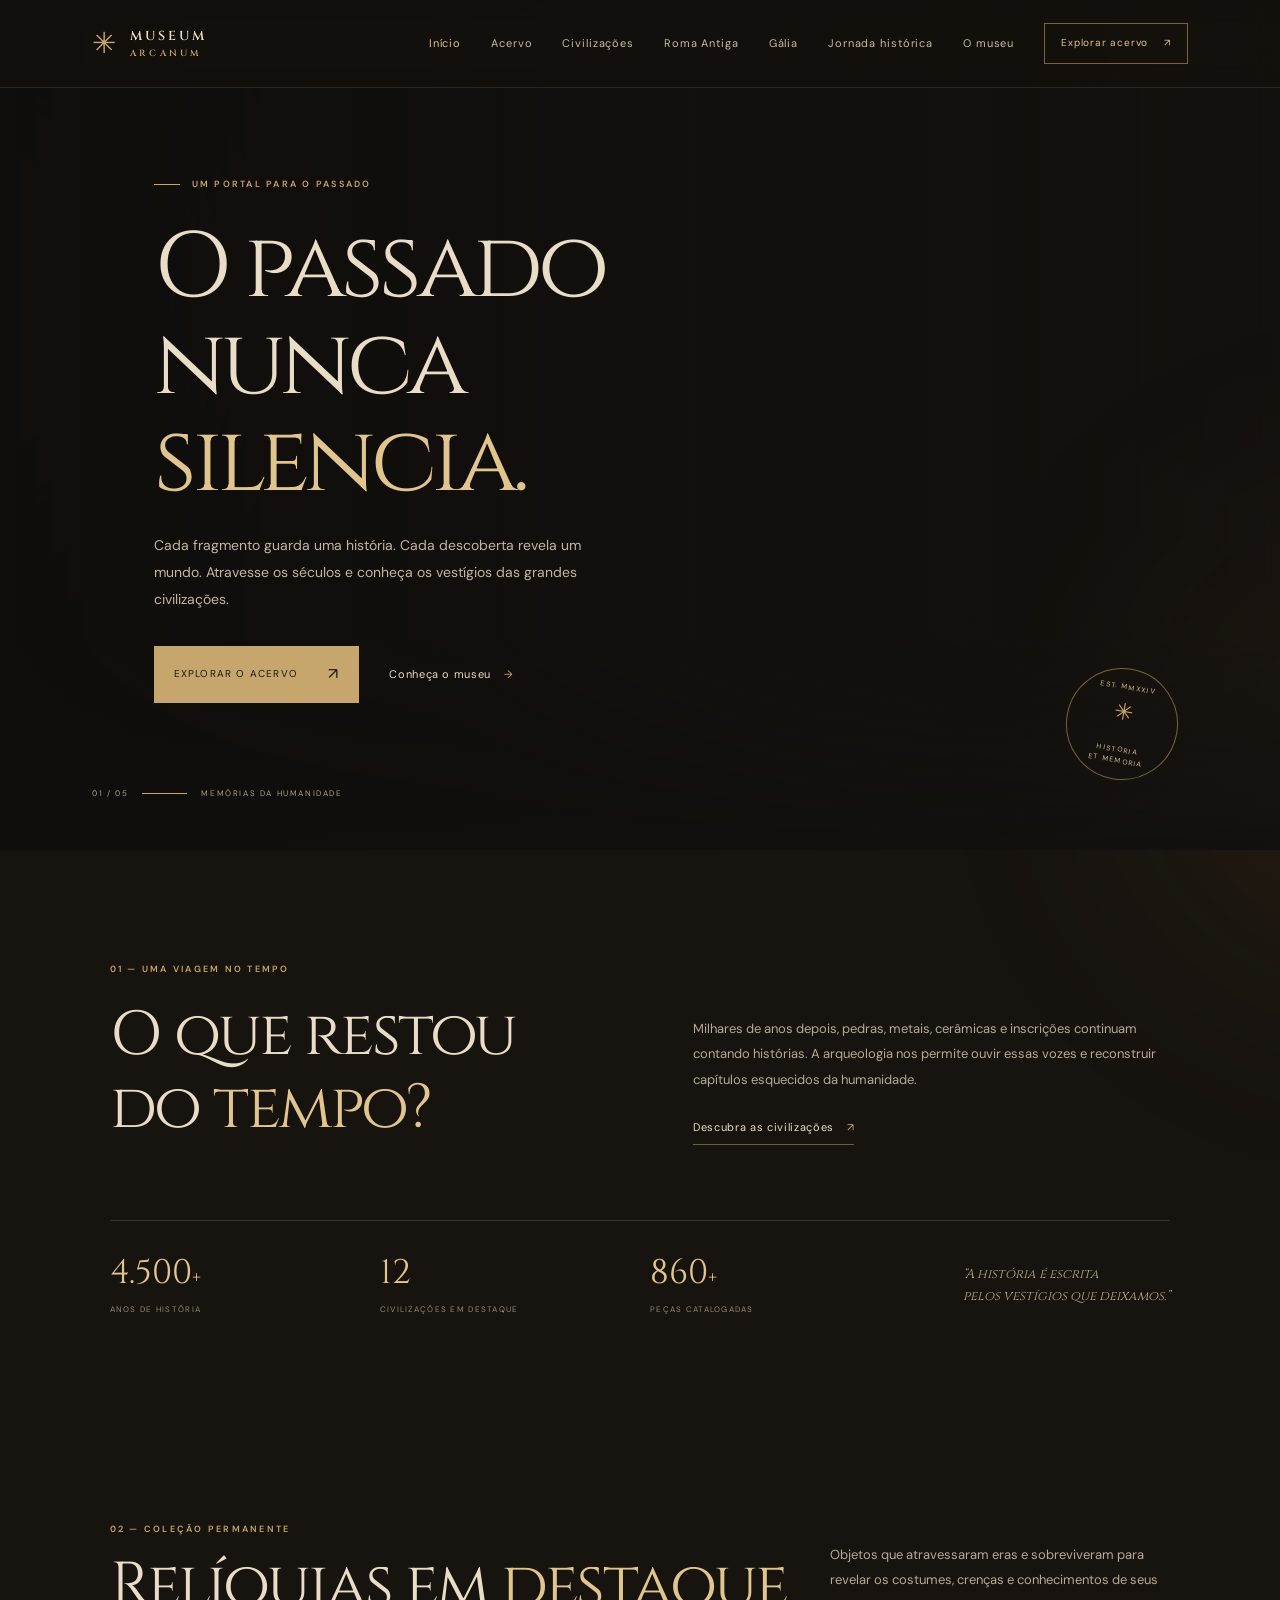
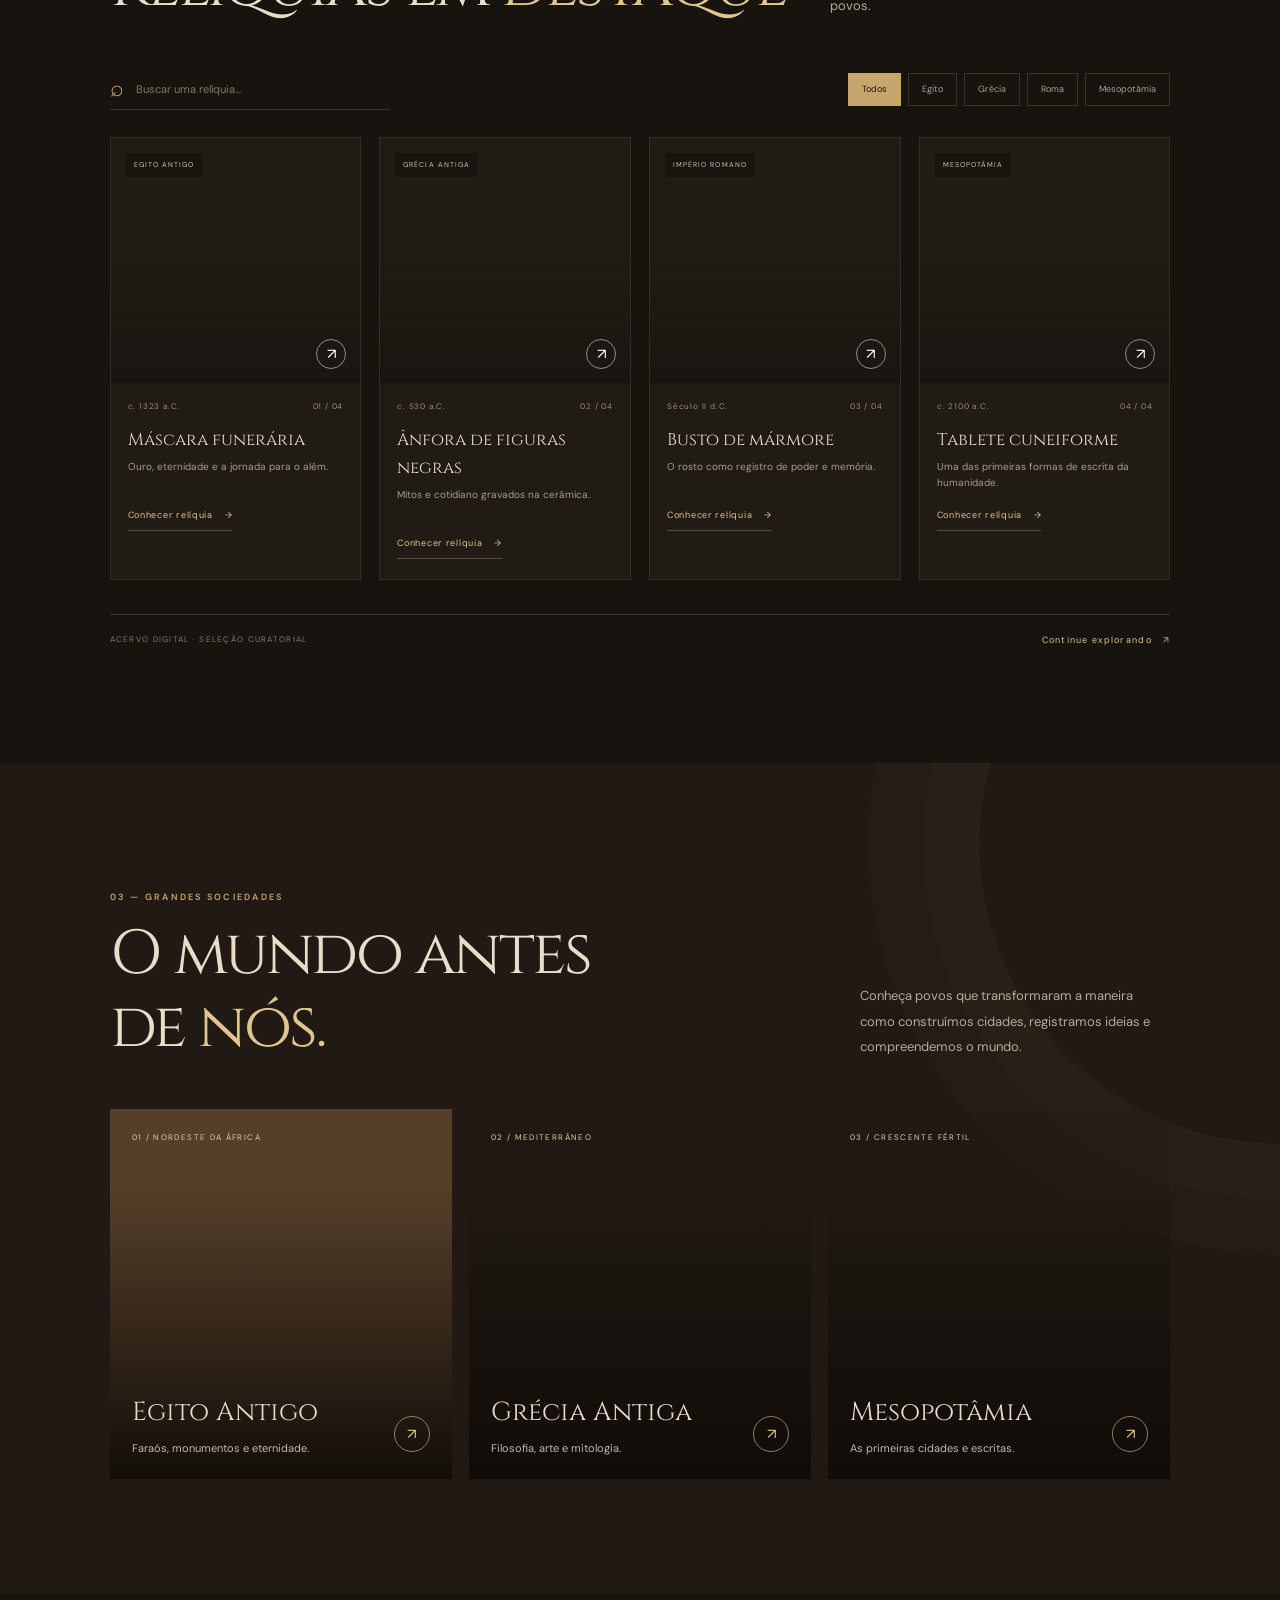
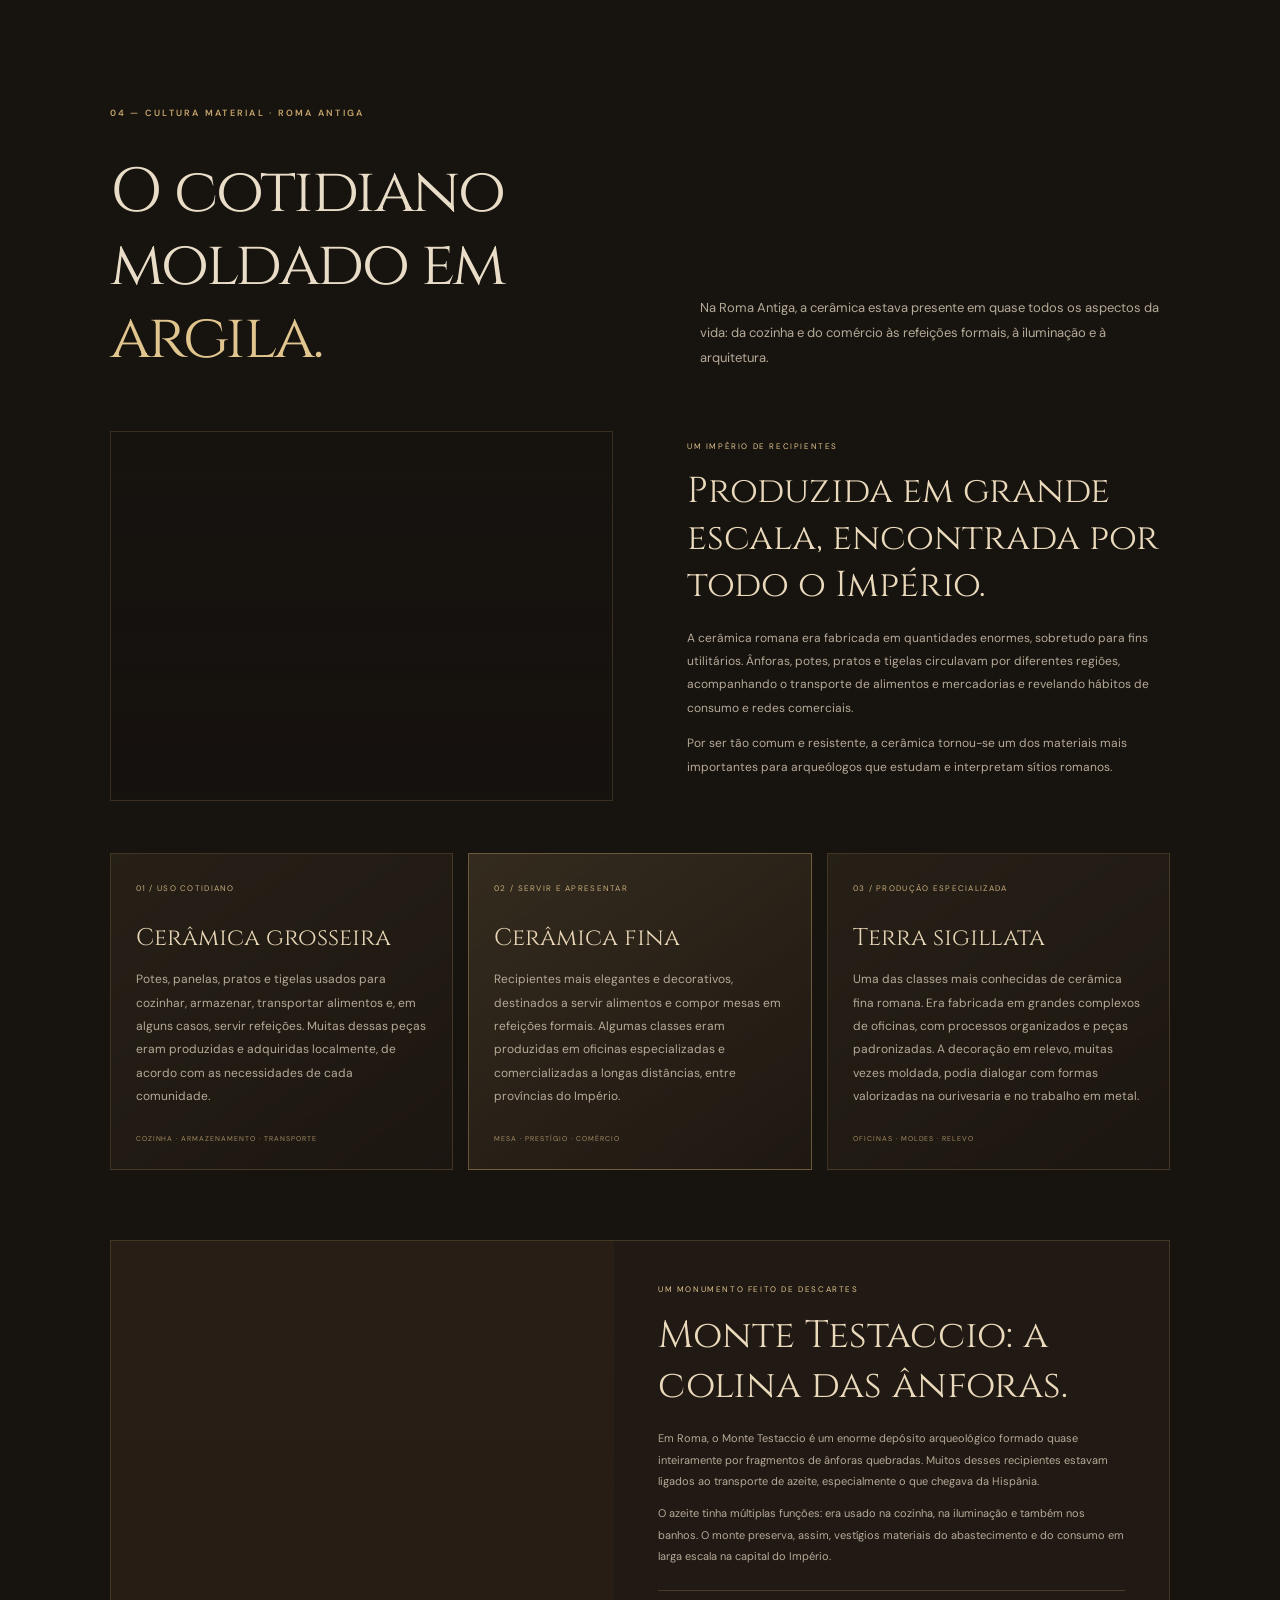
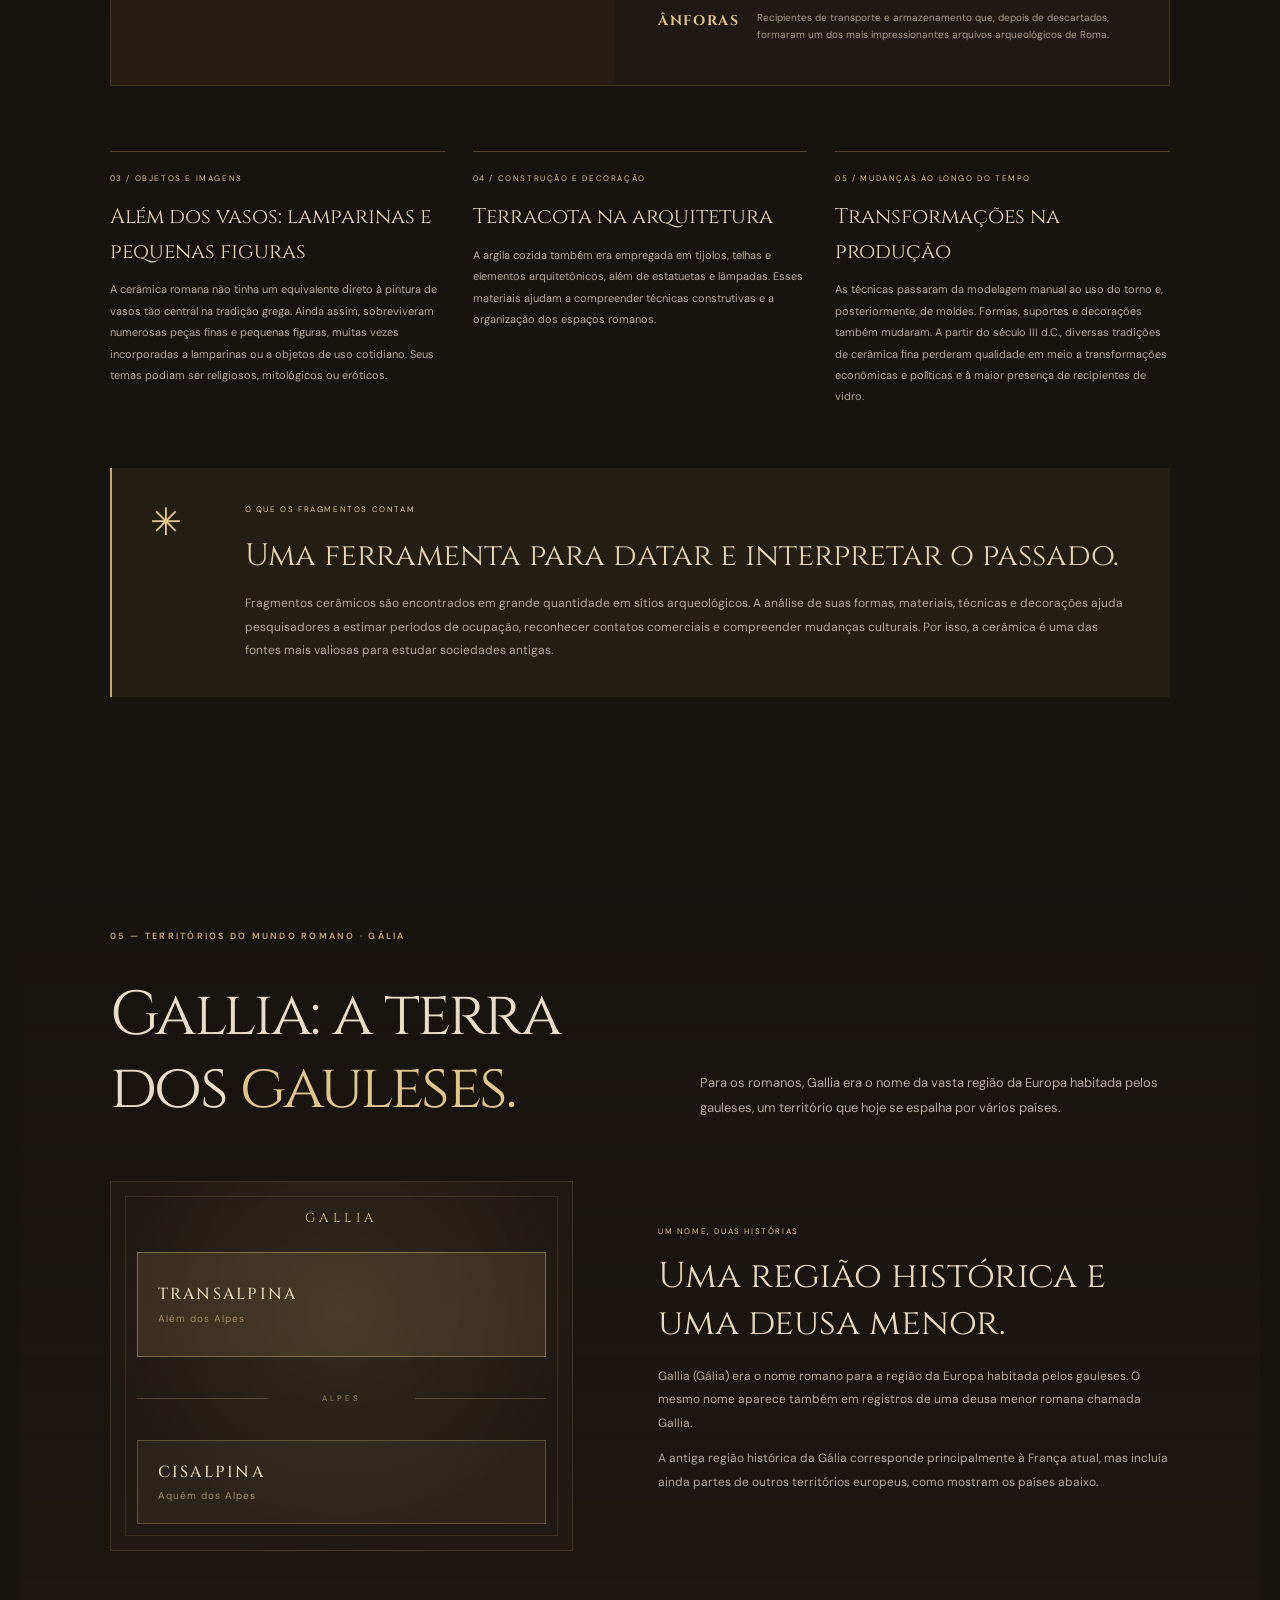
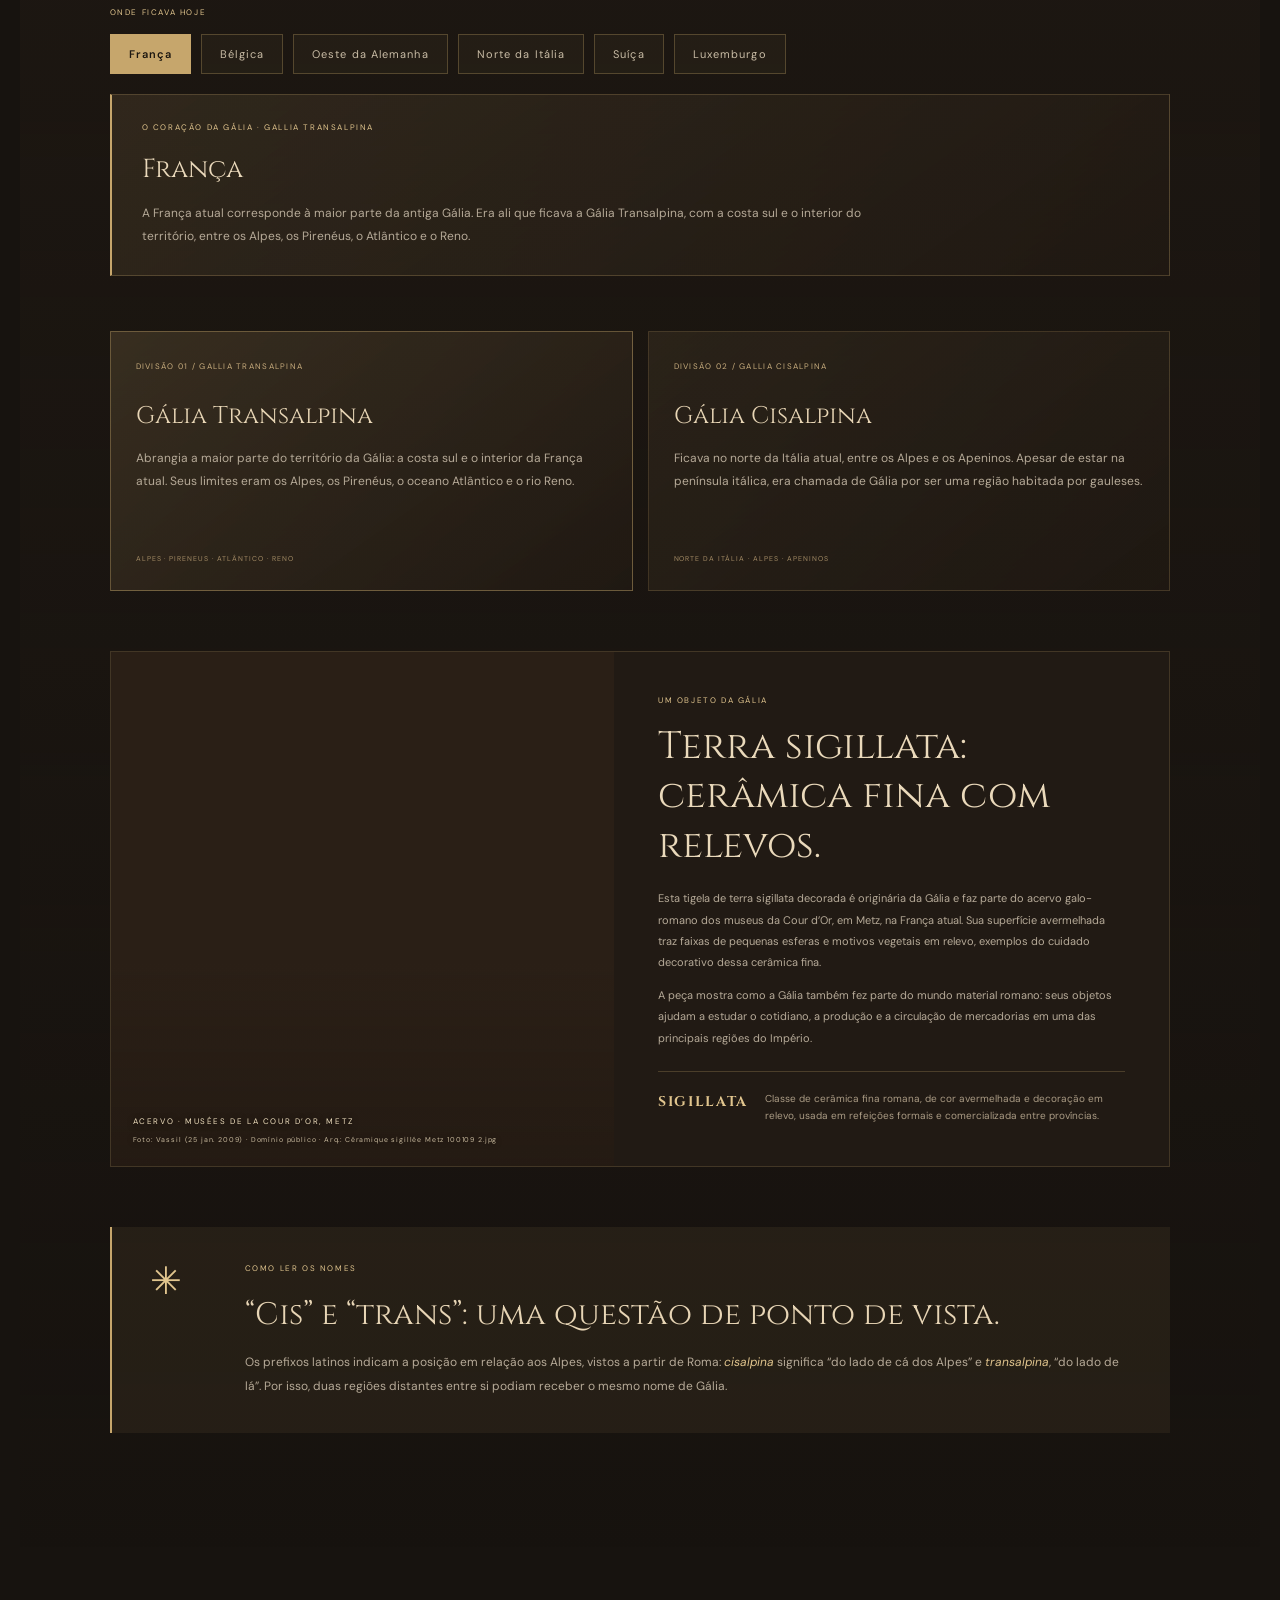
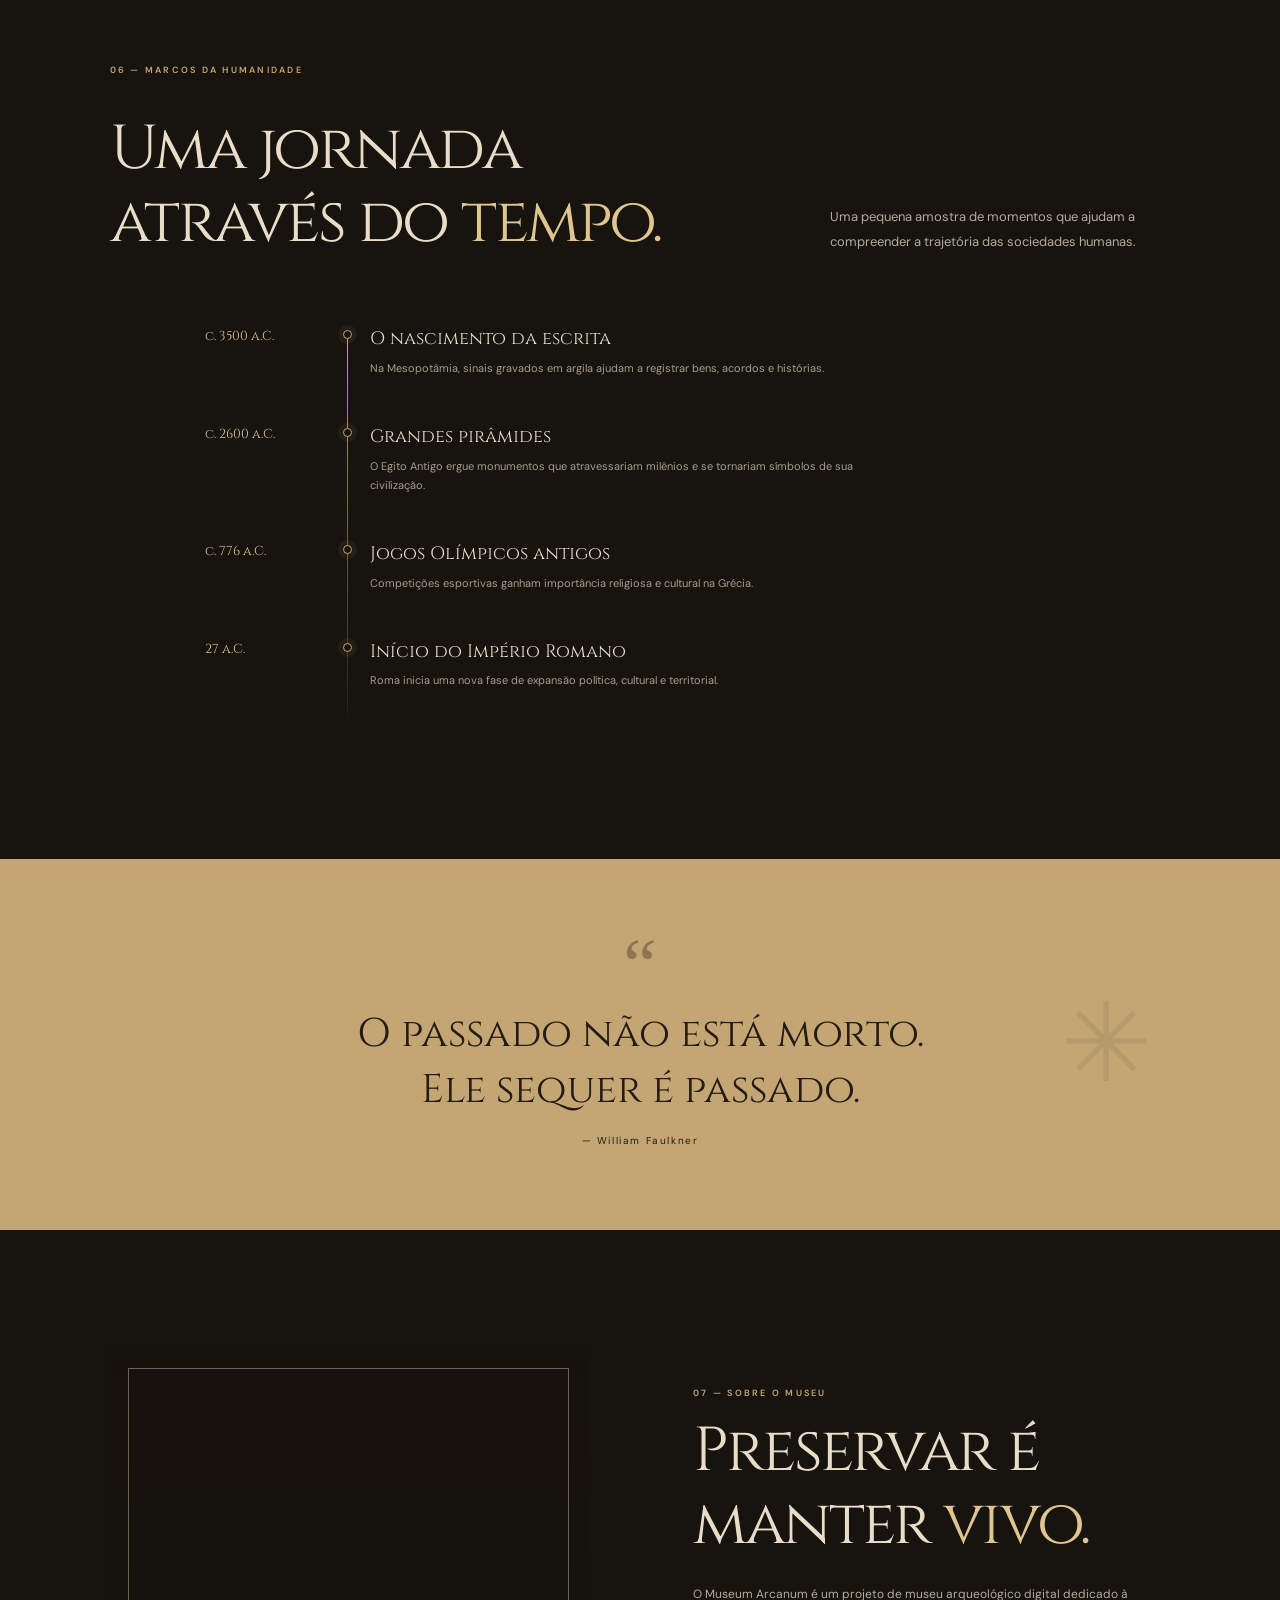
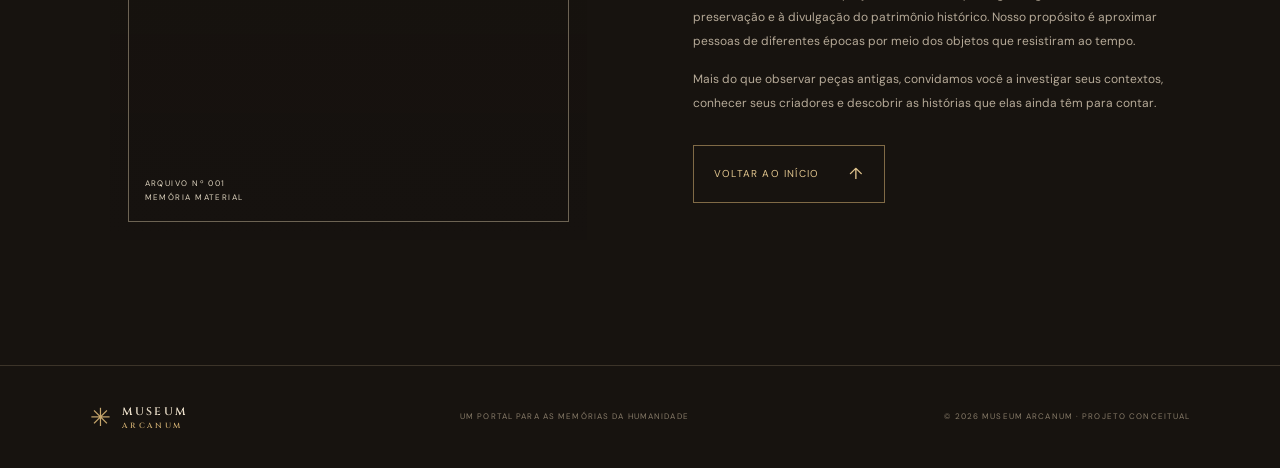
<file: index.html>
<!DOCTYPE html>
<html lang="pt-BR">
<head>
  <meta charset="UTF-8">
  <meta name="viewport" content="width=device-width, initial-scale=1.0">
  <meta name="theme-color" content="#17130f">
  <meta name="description" content="Museum Arcanum — uma jornada pela história das civilizações e seus artefatos.">
  <title>Museum Arcanum — Ecos da História</title>
  <link rel="preconnect" href="https://fonts.googleapis.com">
  <link rel="preconnect" href="https://fonts.gstatic.com" crossorigin>
  <link href="https://fonts.googleapis.com/css2?family=Cinzel:wght@400;500;600;700&family=DM+Sans:wght@400;500;600;700&display=swap" rel="stylesheet">
  <link rel="stylesheet" href="styles.css">
</head>
<body>
  <div class="ambient ambient-one"></div>
  <div class="ambient ambient-two"></div>
  <header class="site-header" id="top">
    <a class="brand" href="#inicio" aria-label="Museum Arcanum - início">
      <span class="brand-mark">✳</span>
      <span><strong>MUSEUM</strong><small>ARCANUM</small></span>
    </a>
    <button class="menu-toggle" id="menuToggle" aria-label="Abrir menu" aria-expanded="false"><span></span><span></span></button>
    <nav class="main-nav" id="mainNav">
      <a class="nav-link active" href="#inicio">Início</a>
      <a class="nav-link" href="#acervo">Acervo</a>
      <a class="nav-link" href="#civilizacoes">Civilizações</a>
      <a class="nav-link" href="#ceramica-romana">Roma Antiga</a>
      <a class="nav-link" href="#galia">Gália</a>
      <a class="nav-link" href="#jornada">Jornada histórica</a>
      <a class="nav-link" href="#sobre">O museu</a>
      <a class="nav-cta" href="#acervo">Explorar acervo <span>↗</span></a>
    </nav>
  </header>

  <main>
    <section class="hero" id="inicio">
      <div class="hero-image"></div>
      <div class="hero-content">
        <p class="eyebrow"><span></span> UM PORTAL PARA O PASSADO</p>
        <h1>O passado<br>nunca <em>silencia.</em></h1>
        <p class="hero-copy">Cada fragmento guarda uma história. Cada descoberta revela um mundo. Atravesse os séculos e conheça os vestígios das grandes civilizações.</p>
        <div class="hero-actions">
          <a class="button button-gold" href="#acervo">Explorar o acervo <span>↗</span></a>
          <a class="text-link" href="#sobre">Conheça o museu <span>→</span></a>
        </div>
      </div>
      <div class="hero-caption"><span>01 / 05</span><i></i><span>MEMÓRIAS DA HUMANIDADE</span></div>
      <div class="hero-seal">EST. MMXXIV<br><b>✳</b><br>HISTORIA<br>ET MEMORIA</div>
    </section>

    <section class="intro section-wrap">
      <div class="section-kicker">01 — UMA VIAGEM NO TEMPO</div>
      <div class="intro-grid">
        <h2>O que restou<br>do <em>tempo?</em></h2>
        <div class="intro-text">
          <p>Milhares de anos depois, pedras, metais, cerâmicas e inscrições continuam contando histórias. A arqueologia nos permite ouvir essas vozes e reconstruir capítulos esquecidos da humanidade.</p>
          <a class="underlined-link" href="#civilizacoes">Descubra as civilizações <span>↗</span></a>
        </div>
      </div>
      <div class="stats-row">
        <div><strong>4.500<span>+</span></strong><small>ANOS DE HISTÓRIA</small></div>
        <div><strong>12</strong><small>CIVILIZAÇÕES EM DESTAQUE</small></div>
        <div><strong>860<span>+</span></strong><small>PEÇAS CATALOGADAS</small></div>
        <div class="stats-note">“A história é escrita<br>pelos vestígios que deixamos.”</div>
      </div>
    </section>

    <section class="featured section-wrap" id="acervo">
      <div class="section-heading">
        <div><div class="section-kicker">02 — COLEÇÃO PERMANENTE</div><h2>Relíquias em <em>destaque</em></h2></div>
        <p>Objetos que atravessaram eras e sobreviveram para revelar os costumes, crenças e conhecimentos de seus povos.</p>
      </div>
      <div class="collection-tools">
        <label class="search-box"><span>⌕</span><input id="artifactSearch" type="search" placeholder="Buscar uma relíquia..." aria-label="Buscar artefatos"></label>
        <div class="filter-list" id="filters">
          <button class="filter-chip active" data-filter="todos">Todos</button>
          <button class="filter-chip" data-filter="Egito">Egito</button>
          <button class="filter-chip" data-filter="Grécia">Grécia</button>
          <button class="filter-chip" data-filter="Roma">Roma</button>
          <button class="filter-chip" data-filter="Mesopotâmia">Mesopotâmia</button>
        </div>
      </div>
      <div class="artifact-grid" id="artifactGrid">
        <article class="artifact-card" data-name="Máscara funerária de Tutancâmon" data-civilization="Egito" data-period="c. 1323 a.C." data-material="Ouro, vidro e pedras semipreciosas" data-description="Máscaras funerárias eram colocadas sobre o rosto dos governantes para proteger e preservar sua identidade na jornada para a vida após a morte. A famosa máscara de Tutancâmon é um dos símbolos mais reconhecidos do Egito Antigo." data-image="https://images.unsplash.com/photo-1568322445389-f64ac2515020?auto=format&fit=crop&w=1000&q=85">
          <button class="artifact-image" style="--image:url('https://images.unsplash.com/photo-1568322445389-f64ac2515020?auto=format&fit=crop&w=1000&q=85')" aria-label="Ver Máscara funerária"><span class="image-tag">EGITO ANTIGO</span><span class="view-icon">↗</span></button>
          <div class="artifact-info"><div class="artifact-meta"><span>c. 1323 a.C.</span><span>01 / 04</span></div><h3>Máscara funerária</h3><p>Ouro, eternidade e a jornada para o além.</p><button class="details-link">Conhecer relíquia <span>→</span></button></div>
        </article>
        <article class="artifact-card" data-name="Ânfora de figuras negras" data-civilization="Grécia" data-period="c. 530 a.C." data-material="Cerâmica pintada" data-description="As ânforas gregas eram utilizadas para armazenar líquidos e também funcionavam como suportes artísticos. Suas pinturas registravam mitos, competições atléticas e cenas do cotidiano." data-image="https://images.unsplash.com/photo-1577083552431-6e5fd01aa342?auto=format&fit=crop&w=1000&q=85">
          <button class="artifact-image" style="--image:url('https://images.unsplash.com/photo-1577083552431-6e5fd01aa342?auto=format&fit=crop&w=1000&q=85')" aria-label="Ver Ânfora grega"><span class="image-tag">GRÉCIA ANTIGA</span><span class="view-icon">↗</span></button>
          <div class="artifact-info"><div class="artifact-meta"><span>c. 530 a.C.</span><span>02 / 04</span></div><h3>Ânfora de figuras negras</h3><p>Mitos e cotidiano gravados na cerâmica.</p><button class="details-link">Conhecer relíquia <span>→</span></button></div>
        </article>
        <article class="artifact-card" data-name="Busto de mármore romano" data-civilization="Roma" data-period="Século II d.C." data-material="Mármore" data-description="Retratos em mármore eram uma forma de preservar a memória de imperadores, generais e cidadãos. O realismo dos bustos romanos valorizava marcas de expressão e sinais da idade." data-image="https://images.unsplash.com/photo-1603565816030-6b389eeb23cb?auto=format&fit=crop&w=1000&q=85">
          <button class="artifact-image" style="--image:url('https://images.unsplash.com/photo-1603565816030-6b389eeb23cb?auto=format&fit=crop&w=1000&q=85')" aria-label="Ver busto romano"><span class="image-tag">IMPÉRIO ROMANO</span><span class="view-icon">↗</span></button>
          <div class="artifact-info"><div class="artifact-meta"><span>Século II d.C.</span><span>03 / 04</span></div><h3>Busto de mármore</h3><p>O rosto como registro de poder e memória.</p><button class="details-link">Conhecer relíquia <span>→</span></button></div>
        </article>
        <article class="artifact-card" data-name="Tablete de escrita cuneiforme" data-civilization="Mesopotâmia" data-period="c. 2100 a.C." data-material="Argila cozida" data-description="A escrita cuneiforme surgiu na Mesopotâmia e foi registrada em tabletes de argila. Esses documentos guardavam desde transações comerciais até leis, poemas e narrativas míticas." data-image="https://static.srpcdigital.com/styles/1200x600/public/2025-09/1198384.jpeg.webp">
          <button class="artifact-image" style="--image:url('https://static.srpcdigital.com/styles/1200x600/public/2025-09/1198384.jpeg.webp')" aria-label="Ver tablete cuneiforme"><span class="image-tag">MESOPOTÂMIA</span><span class="view-icon">↗</span></button>
          <div class="artifact-info"><div class="artifact-meta"><span>c. 2100 a.C.</span><span>04 / 04</span></div><h3>Tablete cuneiforme</h3><p>Uma das primeiras formas de escrita da humanidade.</p><button class="details-link">Conhecer relíquia <span>→</span></button></div>
        </article>
      </div>
      <p class="empty-state" id="emptyState" hidden>Nenhuma relíquia encontrada. Tente outro termo ou filtro.</p>
      <div class="collection-footer"><span>ACERVO DIGITAL · SELEÇÃO CURATORIAL</span><a href="#civilizacoes">Continue explorando <span>↗</span></a></div>
    </section>

    <section class="civilizations-section" id="civilizacoes">
      <div class="section-wrap">
        <div class="section-heading light-heading">
          <div><div class="section-kicker">03 — GRANDES SOCIEDADES</div><h2>O mundo antes<br>de <em>nós.</em></h2></div>
          <p>Conheça povos que transformaram a maneira como construímos cidades, registramos ideias e compreendemos o mundo.</p>
        </div>
        <div class="civilization-grid">
          <a class="civilization-card egypt" href="#acervo"><span class="civ-number">01 / NORDESTE DA ÁFRICA</span><div><h3>Egito Antigo</h3><p>Faraós, monumentos e eternidade.</p><span class="round-arrow">↗</span></div></a>
          <a class="civilization-card greece" href="#acervo"><span class="civ-number">02 / MEDITERRÂNEO</span><div><h3>Grécia Antiga</h3><p>Filosofia, arte e mitologia.</p><span class="round-arrow">↗</span></div></a>
          <a class="civilization-card mesopotamia" href="#acervo"><span class="civ-number">03 / CRESCENTE FÉRTIL</span><div><h3>Mesopotâmia</h3><p>As primeiras cidades e escritas.</p><span class="round-arrow">↗</span></div></a>
        </div>
      </div>
    </section>

    <section class="roman-ceramics-section section-wrap" id="ceramica-romana">
      <div class="section-kicker">04 — CULTURA MATERIAL · ROMA ANTIGA</div>
      <div class="section-heading roman-heading">
        <div><h2>O cotidiano<br>moldado em <em>argila.</em></h2></div>
        <p>Na Roma Antiga, a cerâmica estava presente em quase todos os aspectos da vida: da cozinha e do comércio às refeições formais, à iluminação e à arquitetura.</p>
      </div>

      <div class="roman-intro-grid">
        <div class="roman-feature-image" role="img" aria-label="Conjunto de vasos e recipientes de cerâmica antiga"></div>
        <div class="roman-intro-copy">
          <span class="roman-overline">UM IMPÉRIO DE RECIPIENTES</span>
          <h3>Produzida em grande escala, encontrada por todo o Império.</h3>
          <p>A cerâmica romana era fabricada em quantidades enormes, sobretudo para fins utilitários. Ânforas, potes, pratos e tigelas circulavam por diferentes regiões, acompanhando o transporte de alimentos e mercadorias e revelando hábitos de consumo e redes comerciais.</p>
          <p>Por ser tão comum e resistente, a cerâmica tornou-se um dos materiais mais importantes para arqueólogos que estudam e interpretam sítios romanos.</p>
        </div>
      </div>

      <div class="roman-category-grid">
        <article class="roman-category-card">
          <span class="roman-card-number">01 / USO COTIDIANO</span>
          <h3>Cerâmica grosseira</h3>
          <p>Potes, panelas, pratos e tigelas usados para cozinhar, armazenar, transportar alimentos e, em alguns casos, servir refeições. Muitas dessas peças eram produzidas e adquiridas localmente, de acordo com as necessidades de cada comunidade.</p>
          <span class="roman-card-note">COZINHA · ARMAZENAMENTO · TRANSPORTE</span>
        </article>
        <article class="roman-category-card featured-category">
          <span class="roman-card-number">02 / SERVIR E APRESENTAR</span>
          <h3>Cerâmica fina</h3>
          <p>Recipientes mais elegantes e decorativos, destinados a servir alimentos e compor mesas em refeições formais. Algumas classes eram produzidas em oficinas especializadas e comercializadas a longas distâncias, entre províncias do Império.</p>
          <span class="roman-card-note">MESA · PRESTÍGIO · COMÉRCIO</span>
        </article>
        <article class="roman-category-card">
          <span class="roman-card-number">03 / PRODUÇÃO ESPECIALIZADA</span>
          <h3>Terra sigillata</h3>
          <p>Uma das classes mais conhecidas de cerâmica fina romana. Era fabricada em grandes complexos de oficinas, com processos organizados e peças padronizadas. A decoração em relevo, muitas vezes moldada, podia dialogar com formas valorizadas na ourivesaria e no trabalho em metal.</p>
          <span class="roman-card-note">OFICINAS · MOLDES · RELEVO</span>
        </article>
      </div>

      <div class="testaccio-panel">
        <div class="testaccio-image" role="img" aria-label="Monte Testaccio, colina formada por fragmentos de ânforas em Roma"></div>
        <div class="testaccio-copy">
          <span class="roman-overline">UM MONUMENTO FEITO DE DESCARTES</span>
          <h3>Monte Testaccio: a colina das ânforas.</h3>
          <p>Em Roma, o Monte Testaccio é um enorme depósito arqueológico formado quase inteiramente por fragmentos de ânforas quebradas. Muitos desses recipientes estavam ligados ao transporte de azeite, especialmente o que chegava da Hispânia.</p>
          <p>O azeite tinha múltiplas funções: era usado na cozinha, na iluminação e também nos banhos. O monte preserva, assim, vestígios materiais do abastecimento e do consumo em larga escala na capital do Império.</p>
          <div class="testaccio-fact"><strong>ÂNFORAS</strong><span>Recipientes de transporte e armazenamento que, depois de descartados, formaram um dos mais impressionantes arquivos arqueológicos de Roma.</span></div>
        </div>
      </div>

      <div class="roman-details-grid">
        <article class="roman-detail">
          <span class="roman-overline">03 / OBJETOS E IMAGENS</span>
          <h3>Além dos vasos: lamparinas e pequenas figuras</h3>
          <p>A cerâmica romana não tinha um equivalente direto à pintura de vasos tão central na tradição grega. Ainda assim, sobreviveram numerosas peças finas e pequenas figuras, muitas vezes incorporadas a lamparinas ou a objetos de uso cotidiano. Seus temas podiam ser religiosos, mitológicos ou eróticos.</p>
        </article>
        <article class="roman-detail">
          <span class="roman-overline">04 / CONSTRUÇÃO E DECORAÇÃO</span>
          <h3>Terracota na arquitetura</h3>
          <p>A argila cozida também era empregada em tijolos, telhas e elementos arquitetônicos, além de estatuetas e lâmpadas. Esses materiais ajudam a compreender técnicas construtivas e a organização dos espaços romanos.</p>
        </article>
        <article class="roman-detail">
          <span class="roman-overline">05 / MUDANÇAS AO LONGO DO TEMPO</span>
          <h3>Transformações na produção</h3>
          <p>As técnicas passaram da modelagem manual ao uso do torno e, posteriormente, de moldes. Formas, suportes e decorações também mudaram. A partir do século III d.C., diversas tradições de cerâmica fina perderam qualidade em meio a transformações econômicas e políticas e à maior presença de recipientes de vidro.</p>
        </article>
      </div>

      <div class="archaeology-note">
        <span class="archaeology-symbol">✳</span>
        <div><span class="roman-overline">O QUE OS FRAGMENTOS CONTAM</span><h3>Uma ferramenta para datar e interpretar o passado.</h3><p>Fragmentos cerâmicos são encontrados em grande quantidade em sítios arqueológicos. A análise de suas formas, materiais, técnicas e decorações ajuda pesquisadores a estimar períodos de ocupação, reconhecer contatos comerciais e compreender mudanças culturais. Por isso, a cerâmica é uma das fontes mais valiosas para estudar sociedades antigas.</p></div>
      </div>
    </section>

    <section class="gallia-section section-wrap" id="galia">
      <div class="section-kicker">05 — TERRITÓRIOS DO MUNDO ROMANO · GÁLIA</div>
      <div class="section-heading roman-heading">
        <div><h2>Gallia: a terra<br>dos <em>gauleses.</em></h2></div>
        <p>Para os romanos, Gallia era o nome da vasta região da Europa habitada pelos gauleses, um território que hoje se espalha por vários países.</p>
      </div>

      <div class="gallia-intro-grid">
        <div class="gallia-map" role="img" aria-label="Esquema das duas grandes divisões da Gália: Cisalpina e Transalpina">
          <span class="gallia-map-label">GALLIA</span>
          <div class="gallia-map-zone zone-trans"><b>TRANSALPINA</b><small>Além dos Alpes</small></div>
          <div class="gallia-map-alps">ALPES</div>
          <div class="gallia-map-zone zone-cis"><b>CISALPINA</b><small>Aquém dos Alpes</small></div>
        </div>
        <div class="roman-intro-copy">
          <span class="roman-overline">UM NOME, DUAS HISTÓRIAS</span>
          <h3>Uma região histórica e uma deusa menor.</h3>
          <p>Gallia (Gália) era o nome romano para a região da Europa habitada pelos gauleses. O mesmo nome aparece também em registros de uma deusa menor romana chamada Gallia.</p>
          <p>A antiga região histórica da Gália corresponde principalmente à França atual, mas incluía ainda partes de outros territórios europeus, como mostram os países abaixo.</p>
        </div>
      </div>

      <div class="gallia-modern">
        <span class="roman-overline">ONDE FICAVA HOJE</span>
        <div class="gallia-chips" role="tablist" aria-label="Territórios da antiga Gália">
          <button type="button" class="gallia-chip active" role="tab" aria-selected="true" data-region="franca">França</button>
          <button type="button" class="gallia-chip" role="tab" aria-selected="false" data-region="belgica">Bélgica</button>
          <button type="button" class="gallia-chip" role="tab" aria-selected="false" data-region="alemanha">Oeste da Alemanha</button>
          <button type="button" class="gallia-chip" role="tab" aria-selected="false" data-region="italia">Norte da Itália</button>
          <button type="button" class="gallia-chip" role="tab" aria-selected="false" data-region="suica">Suíça</button>
          <button type="button" class="gallia-chip" role="tab" aria-selected="false" data-region="luxemburgo">Luxemburgo</button>
        </div>
        <div class="gallia-region-panel" id="galliaPanel" role="tabpanel" aria-live="polite">
          <span class="roman-overline" id="galliaPanelTag"></span>
          <h3 id="galliaPanelTitle"></h3>
          <p id="galliaPanelText"></p>
        </div>
      </div>

      <div class="gallia-division-grid">
        <article class="roman-category-card featured-category">
          <span class="roman-card-number">DIVISÃO 01 / GALLIA TRANSALPINA</span>
          <h3>Gália Transalpina</h3>
          <p>Abrangia a maior parte do território da Gália: a costa sul e o interior da França atual. Seus limites eram os Alpes, os Pirenéus, o oceano Atlântico e o rio Reno.</p>
          <span class="roman-card-note">ALPES · PIRENEUS · ATLÂNTICO · RENO</span>
        </article>
        <article class="roman-category-card">
          <span class="roman-card-number">DIVISÃO 02 / GALLIA CISALPINA</span>
          <h3>Gália Cisalpina</h3>
          <p>Ficava no norte da Itália atual, entre os Alpes e os Apeninos. Apesar de estar na península itálica, era chamada de Gália por ser uma região habitada por gauleses.</p>
          <span class="roman-card-note">NORTE DA ITÁLIA · ALPES · APENINOS</span>
        </article>
      </div>

      <div class="testaccio-panel gallia-find-panel">
        <div class="gallia-find-image" role="img" aria-label="Tigela de terra sigillata decorada com relevos, acervo dos museus da Cour d’Or, em Metz, França">
          <span class="gallia-find-caption">ACERVO · MUSÉES DE LA COUR D’OR, METZ<br><i>Foto: Vassil (25 jan. 2009) · Domínio público · Arq.: Céramique sigillée Metz 100109 2.jpg</i></span>
        </div>
        <div class="testaccio-copy">
          <span class="roman-overline">UM OBJETO DA GÁLIA</span>
          <h3>Terra sigillata: cerâmica fina com relevos.</h3>
          <p>Esta tigela de terra sigillata decorada é originária da Gália e faz parte do acervo galo-romano dos museus da Cour d’Or, em Metz, na França atual. Sua superfície avermelhada traz faixas de pequenas esferas e motivos vegetais em relevo, exemplos do cuidado decorativo dessa cerâmica fina.</p>
          <p>A peça mostra como a Gália também fez parte do mundo material romano: seus objetos ajudam a estudar o cotidiano, a produção e a circulação de mercadorias em uma das principais regiões do Império.</p>
          <div class="testaccio-fact"><strong>SIGILLATA</strong><span>Classe de cerâmica fina romana, de cor avermelhada e decoração em relevo, usada em refeições formais e comercializada entre províncias.</span></div>
        </div>
      </div>

      <div class="archaeology-note">
        <span class="archaeology-symbol">✳</span>
        <div><span class="roman-overline">COMO LER OS NOMES</span><h3>“Cis” e “trans”: uma questão de ponto de vista.</h3><p>Os prefixos latinos indicam a posição em relação aos Alpes, vistos a partir de Roma: <em>cisalpina</em> significa “do lado de cá dos Alpes” e <em>transalpina</em>, “do lado de lá”. Por isso, duas regiões distantes entre si podiam receber o mesmo nome de Gália.</p></div>
      </div>
    </section>

    <section class="timeline-section section-wrap" id="jornada">
      <div class="section-kicker">06 — MARCOS DA HUMANIDADE</div>
      <div class="section-heading"><h2>Uma jornada<br>através do <em>tempo.</em></h2><p>Uma pequena amostra de momentos que ajudam a compreender a trajetória das sociedades humanas.</p></div>
      <div class="timeline">
        <div class="timeline-line"></div>
        <article class="timeline-item"><span class="timeline-date">c. 3500 a.C.</span><div class="timeline-dot"></div><div><h3>O nascimento da escrita</h3><p>Na Mesopotâmia, sinais gravados em argila ajudam a registrar bens, acordos e histórias.</p></div></article>
        <article class="timeline-item"><span class="timeline-date">c. 2600 a.C.</span><div class="timeline-dot"></div><div><h3>Grandes pirâmides</h3><p>O Egito Antigo ergue monumentos que atravessariam milênios e se tornariam símbolos de sua civilização.</p></div></article>
        <article class="timeline-item"><span class="timeline-date">c. 776 a.C.</span><div class="timeline-dot"></div><div><h3>Jogos Olímpicos antigos</h3><p>Competições esportivas ganham importância religiosa e cultural na Grécia.</p></div></article>
        <article class="timeline-item"><span class="timeline-date">27 a.C.</span><div class="timeline-dot"></div><div><h3>Início do Império Romano</h3><p>Roma inicia uma nova fase de expansão política, cultural e territorial.</p></div></article>
      </div>
    </section>

    <section class="quote-section">
      <div class="quote-mark">“</div>
      <blockquote>O passado não está morto.<br>Ele sequer é passado.</blockquote>
      <p>— William Faulkner</p>
      <div class="quote-ornament">✳</div>
    </section>

    <section class="about-section section-wrap" id="sobre">
      <div class="about-image"><div class="about-image-label">ARQUIVO Nº 001<br>MEMÓRIA MATERIAL</div></div>
      <div class="about-copy"><div class="section-kicker">07 — SOBRE O MUSEU</div><h2>Preservar é<br>manter <em>vivo.</em></h2><p>O Museum Arcanum é um projeto de museu arqueológico digital dedicado à preservação e à divulgação do patrimônio histórico. Nosso propósito é aproximar pessoas de diferentes épocas por meio dos objetos que resistiram ao tempo.</p><p>Mais do que observar peças antigas, convidamos você a investigar seus contextos, conhecer seus criadores e descobrir as histórias que elas ainda têm para contar.</p><a class="button button-outline" href="#inicio">Voltar ao início <span>↑</span></a></div>
    </section>
  </main>

  <footer class="site-footer">
    <a class="brand footer-brand" href="#inicio"><span class="brand-mark">✳</span><span><strong>MUSEUM</strong><small>ARCANUM</small></span></a>
    <p>UM PORTAL PARA AS MEMÓRIAS DA HUMANIDADE</p>
    <span>© 2026 MUSEUM ARCANUM · PROJETO CONCEITUAL</span>
  </footer>

  <div class="modal" id="artifactModal" aria-hidden="true" role="dialog" aria-modal="true" aria-labelledby="modalTitle">
    <div class="modal-backdrop" data-close></div>
    <div class="modal-panel">
      <button class="modal-close" data-close aria-label="Fechar">×</button>
      <div class="modal-image" id="modalImage"></div>
      <div class="modal-content"><span class="section-kicker" id="modalCivilization"></span><h2 id="modalTitle"></h2><div class="modal-meta" id="modalMeta"></div><p id="modalDescription"></p><div class="modal-note">MUSEUM ARCANUM <span>·</span> CATÁLOGO DIGITAL</div></div>
    </div>
  </div>
  <script src="script.js"></script>
  <script>
    (function(){
      var regions={
        franca:{tag:"O CORAÇÃO DA GÁLIA · GALLIA TRANSALPINA",title:"França",text:"A França atual corresponde à maior parte da antiga Gália. Era ali que ficava a Gália Transalpina, com a costa sul e o interior do território, entre os Alpes, os Pirenéus, o Atlântico e o Reno."},
        belgica:{tag:"TERRITÓRIO DOS BELGAS",title:"Bélgica",text:"Parte da atual Bélgica integrava a Gália setentrional, região associada aos belgas. O nome Bélgica ainda guarda a lembrança dessa antiga denominação romana."},
        alemanha:{tag:"A MARGEM DO RENO",title:"Oeste da Alemanha",text:"O rio Reno servia como limite da Gália. As terras do oeste da Alemanha atual, na região do Reno, faziam parte desse espaço de fronteira entre o mundo gaulês e os povos germânicos."},
        italia:{tag:"GALLIA CISALPINA",title:"Norte da Itália",text:"Entre os Alpes e os Apeninos ficava a Gália Cisalpina. Embora estivesse na península itálica, era chamada de Gália por ser habitada por gauleses."},
        suica:{tag:"ALPES · FRONTEIRA ORIENTAL",title:"Suíça",text:"A região da atual Suíça, nos Alpes, também fazia parte da antiga Gália. Os Alpes eram um dos grandes limites naturais do território e separavam a Transalpina da Cisalpina."},
        luxemburgo:{tag:"UM PEQUENO TERRITÓRIO",title:"Luxemburgo",text:"Embora seja um dos menores países da Europa, Luxemburgo também estava dentro da área da antiga Gália, ao lado da Bélgica e da região do Reno."}
      };
      var chips=document.querySelectorAll('.gallia-chip');
      var tag=document.getElementById('galliaPanelTag'),title=document.getElementById('galliaPanelTitle'),text=document.getElementById('galliaPanelText');
      if(!chips.length||!tag)return;
      function show(key){
        var r=regions[key];if(!r)return;
        tag.textContent=r.tag;title.textContent=r.title;text.textContent=r.text;
        chips.forEach(function(c){var on=c.dataset.region===key;c.classList.toggle('active',on);c.setAttribute('aria-selected',on?'true':'false');});
      }
      chips.forEach(function(c){c.addEventListener('click',function(){show(c.dataset.region);});});
      show('franca');
    })();
  </script>

</body>
</html>
</file>
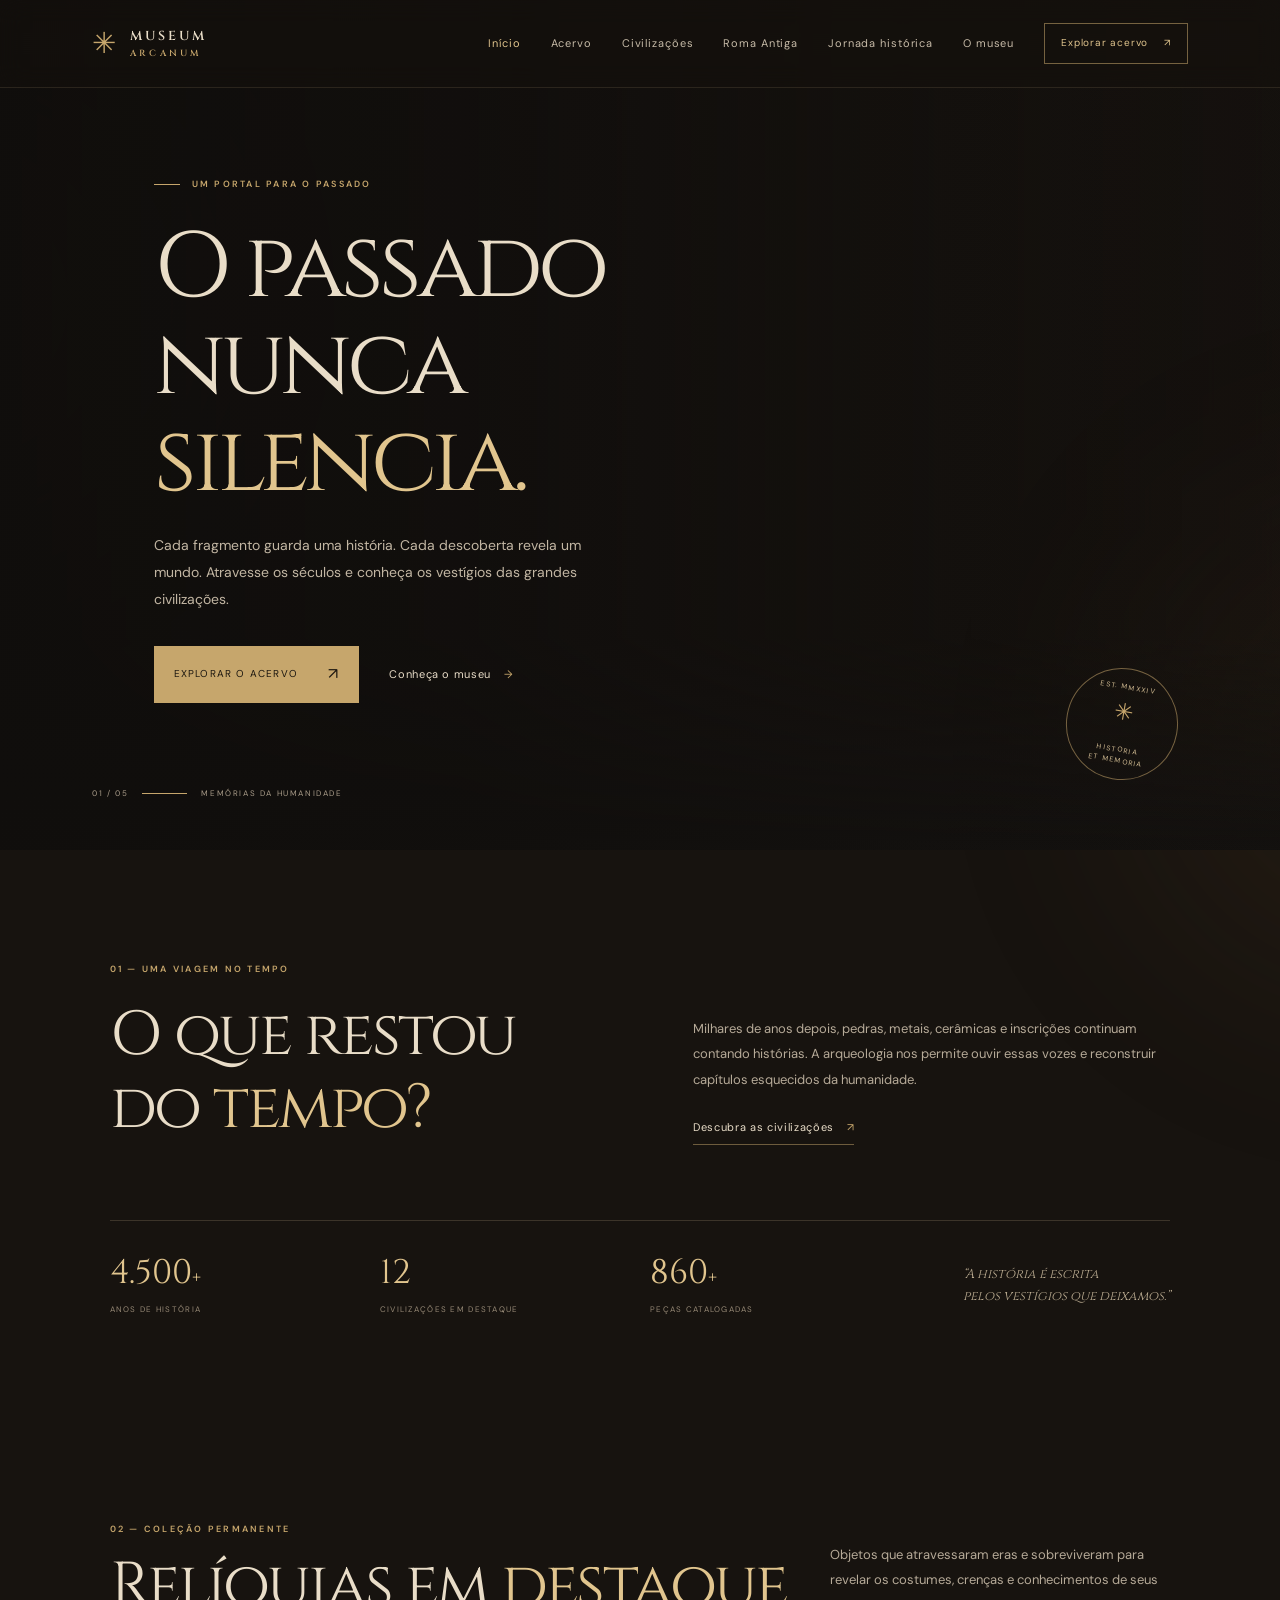
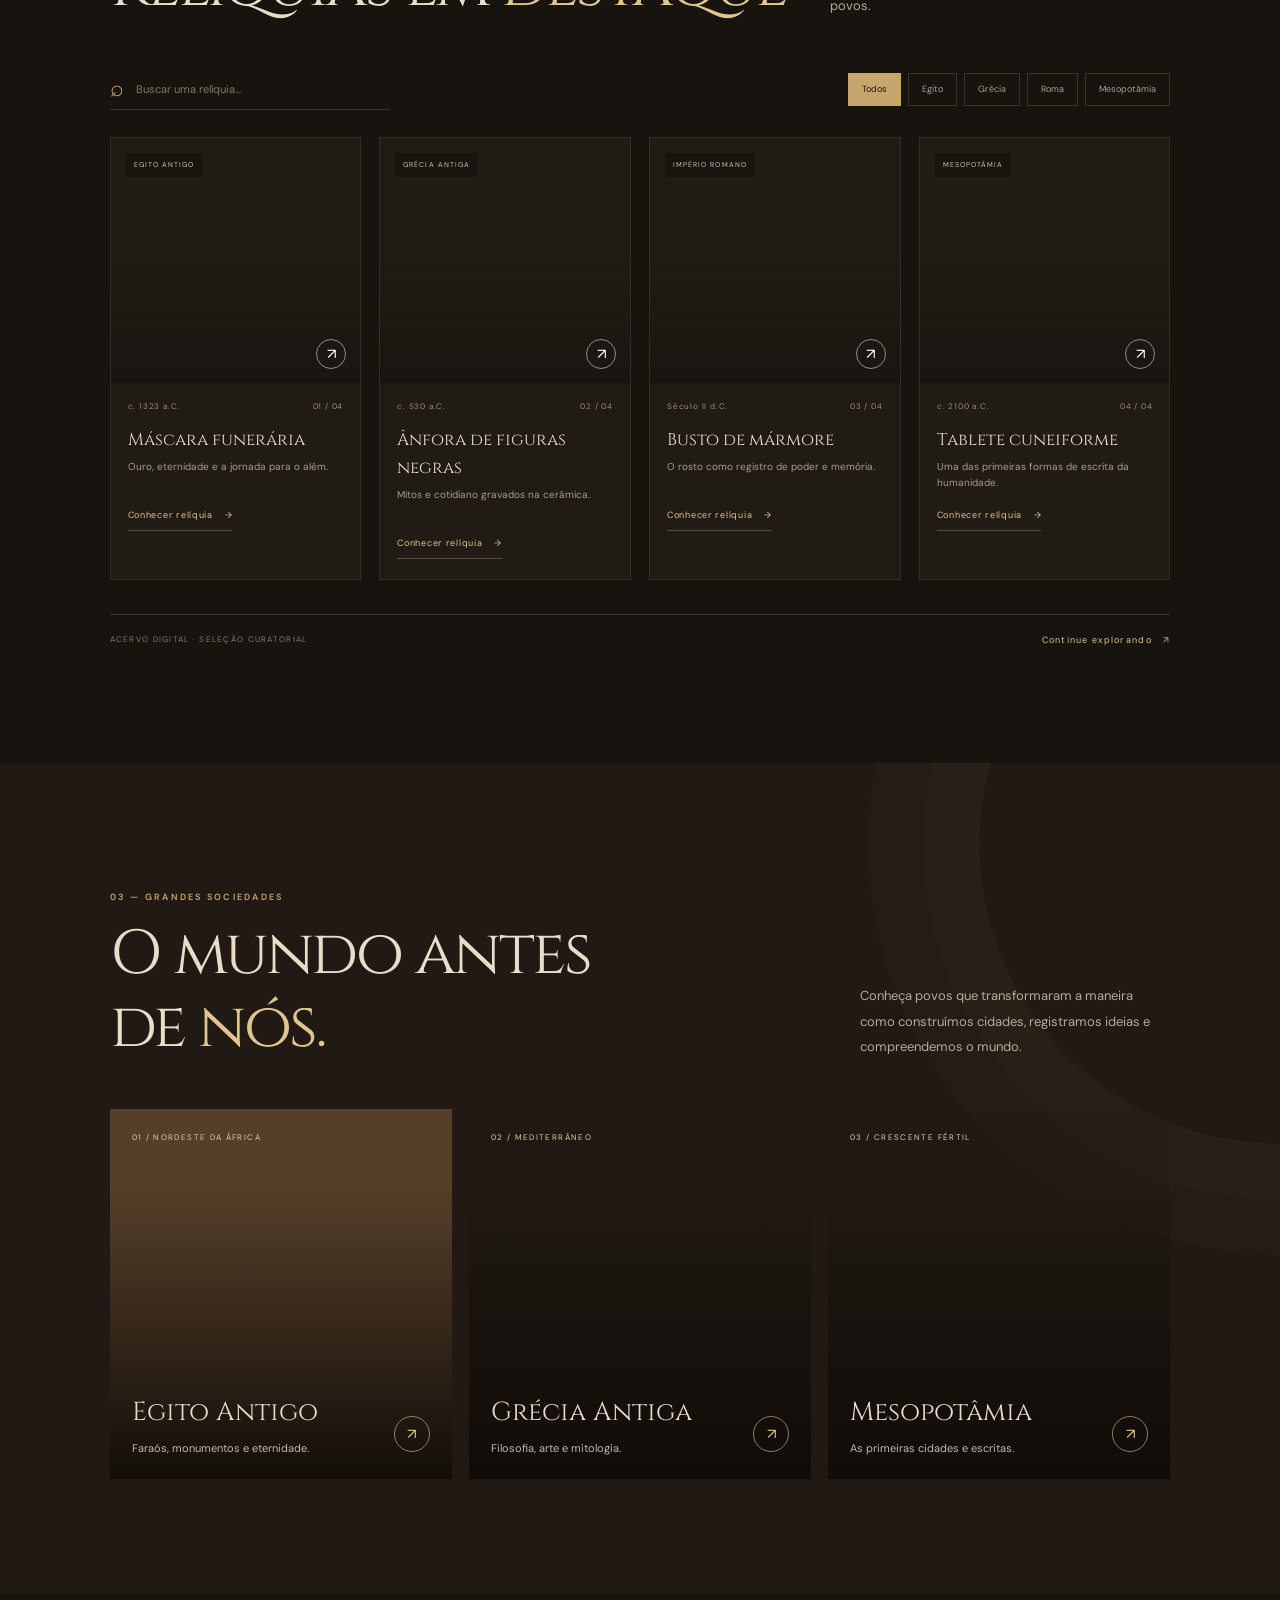
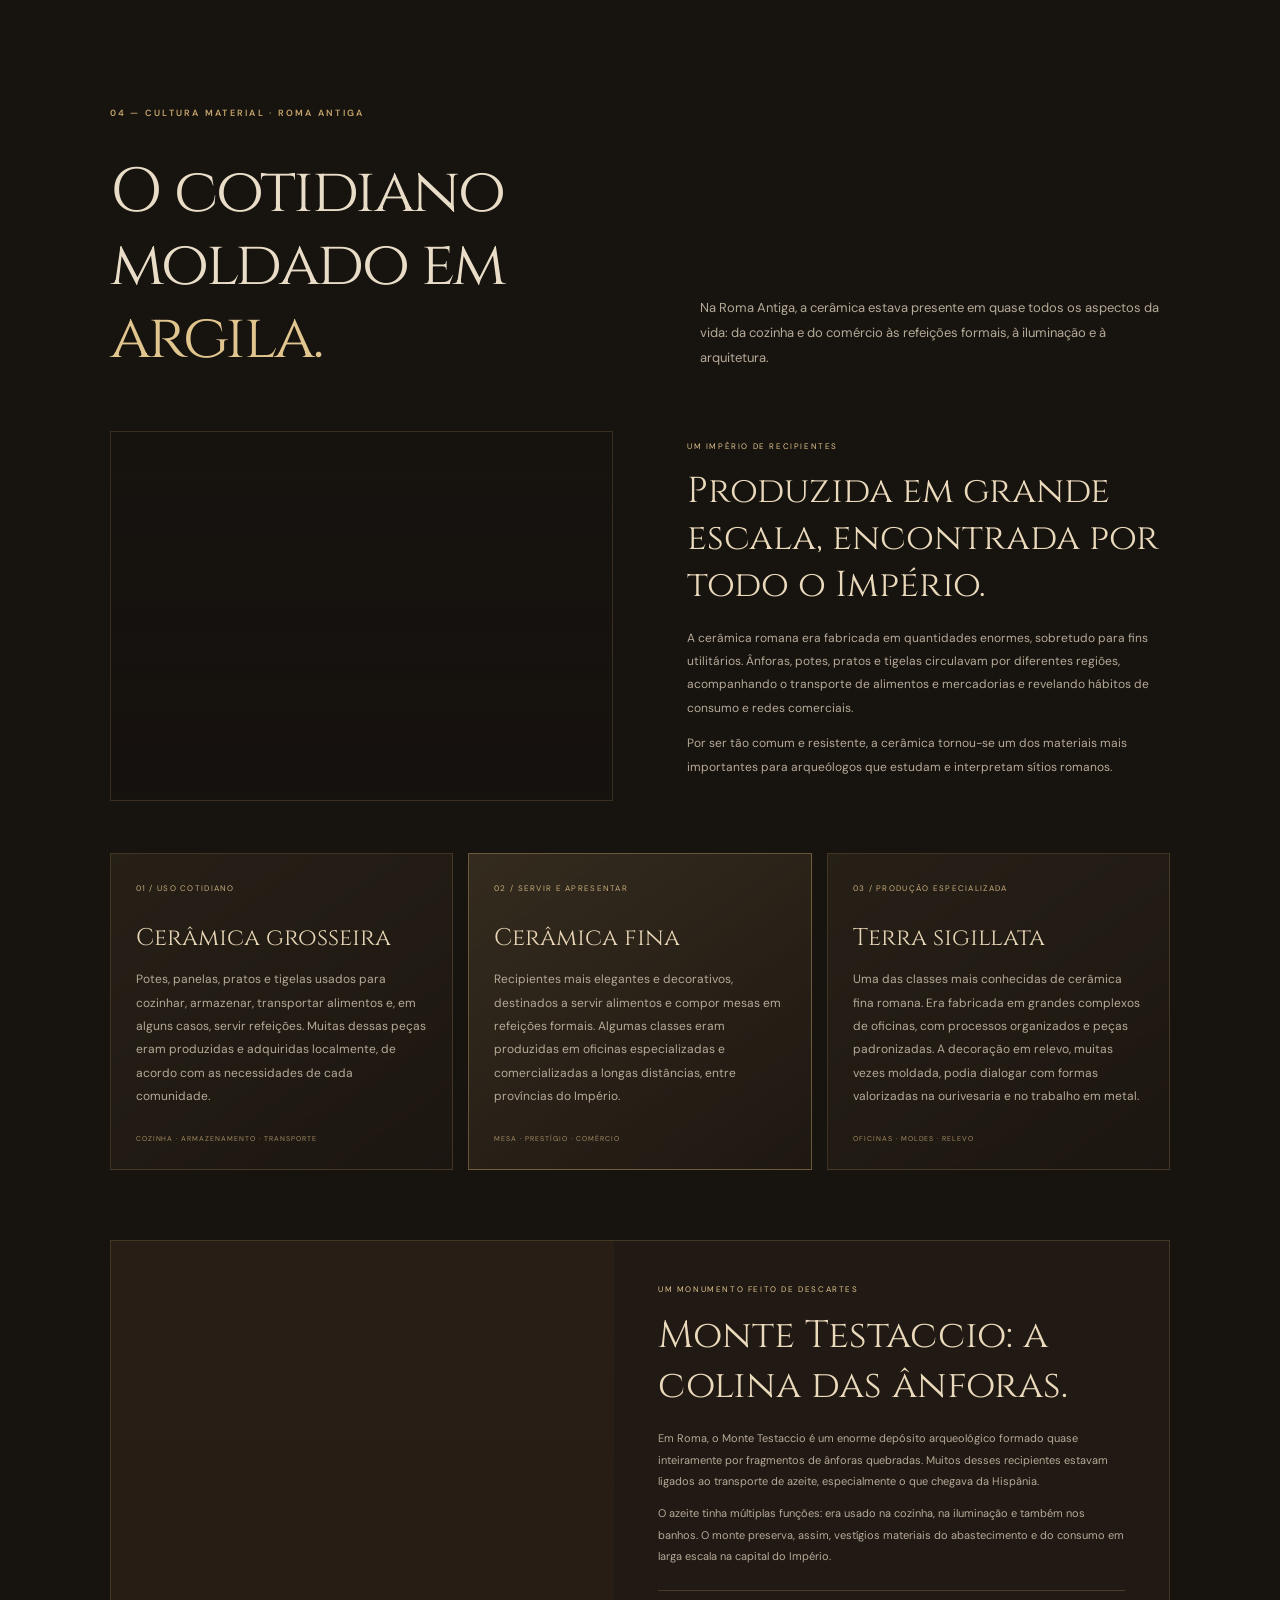
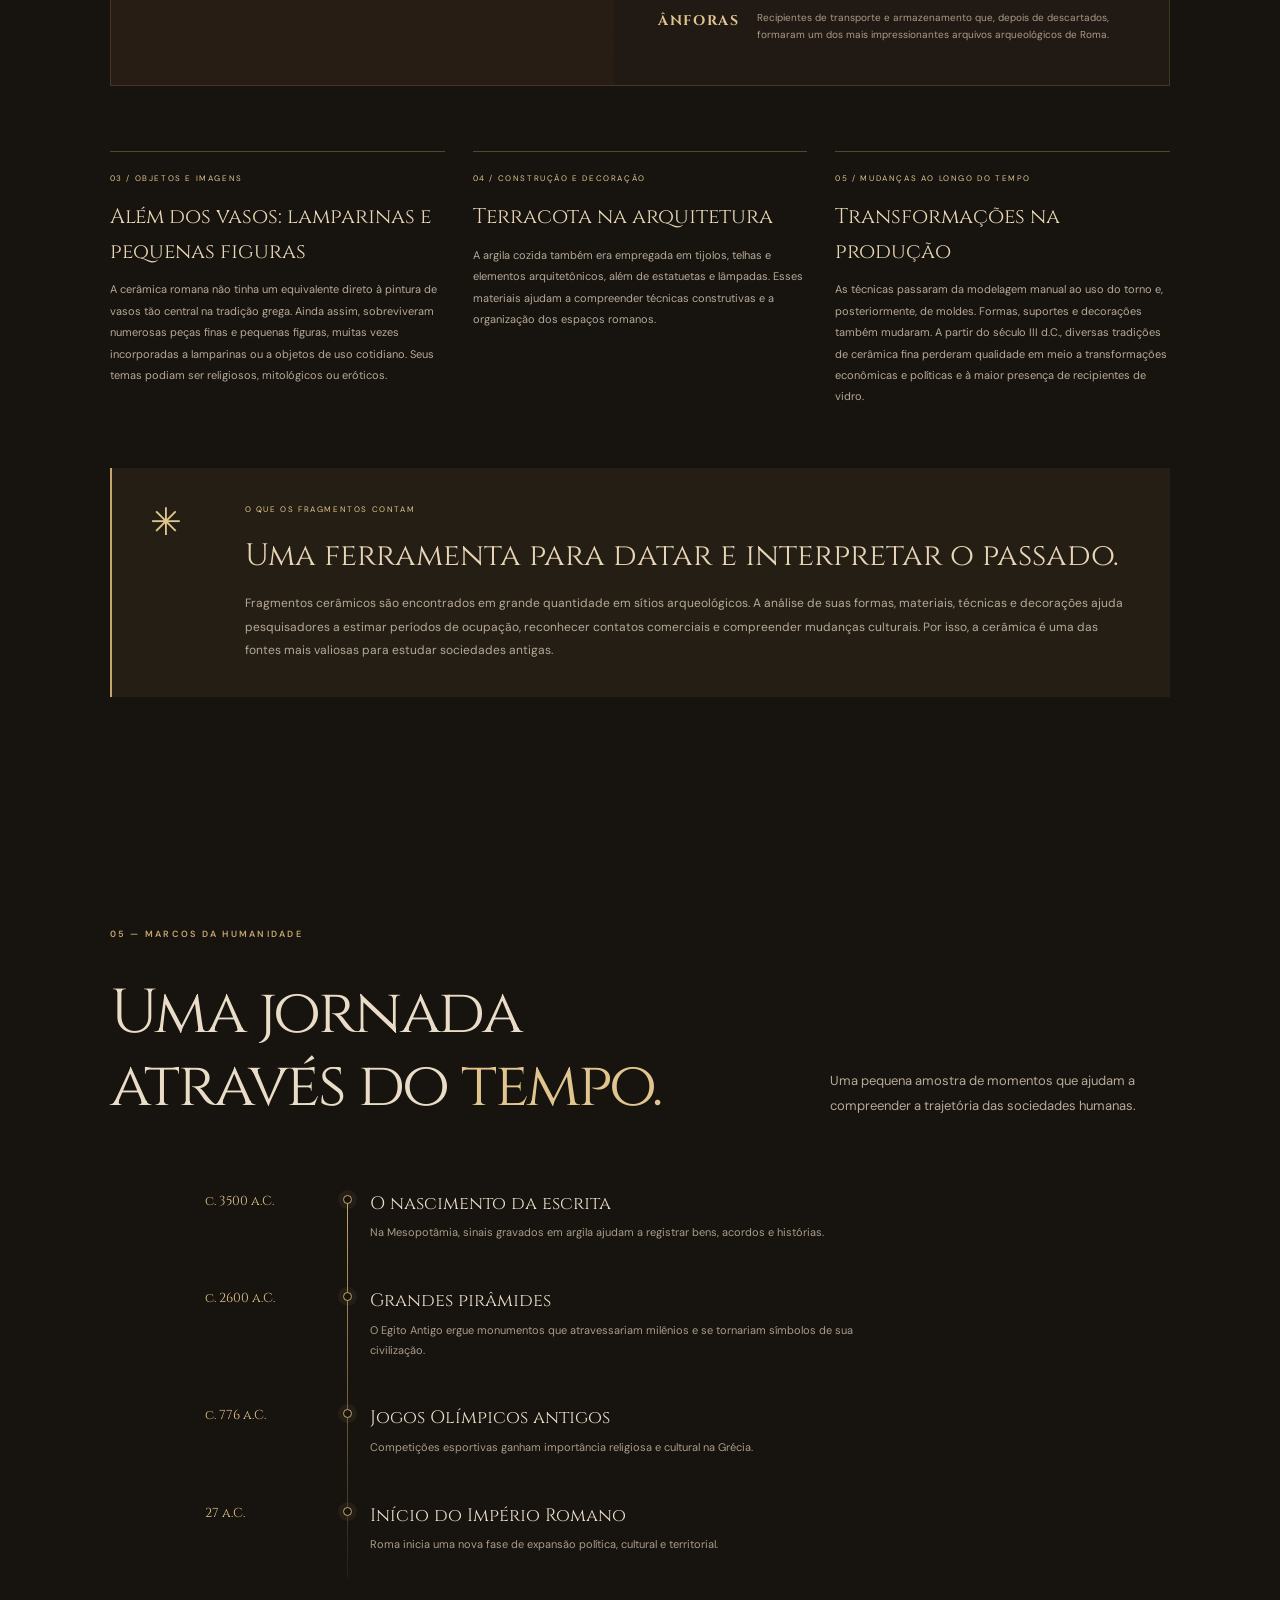
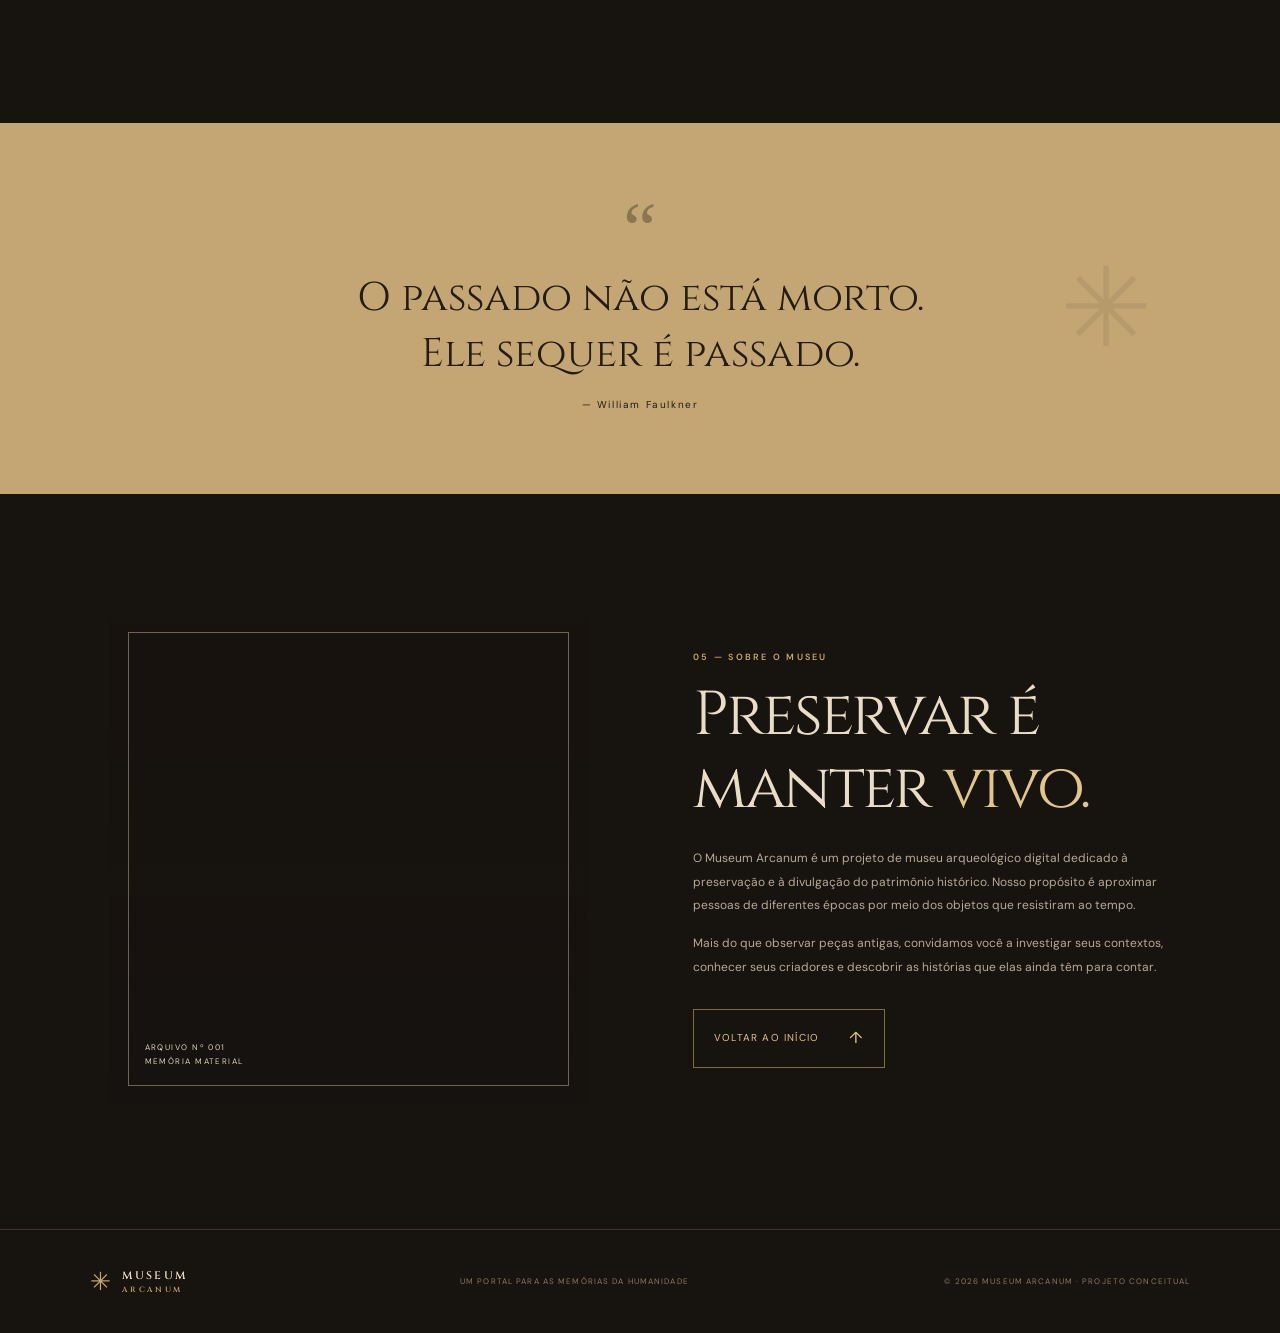
<file: index (1).html>
<!DOCTYPE html>
<html lang="pt-BR">
<head>
  <meta charset="UTF-8">
  <meta name="viewport" content="width=device-width, initial-scale=1.0">
  <meta name="theme-color" content="#17130f">
  <meta name="description" content="Museum Arcanum — uma jornada pela história das civilizações e seus artefatos.">
  <title>Museum Arcanum — Ecos da História</title>
  <link rel="preconnect" href="https://fonts.googleapis.com">
  <link rel="preconnect" href="https://fonts.gstatic.com" crossorigin>
  <link href="https://fonts.googleapis.com/css2?family=Cinzel:wght@400;500;600;700&family=DM+Sans:wght@400;500;600;700&display=swap" rel="stylesheet">
  <link rel="stylesheet" href="styles.css">
</head>
<body>
  <div class="ambient ambient-one"></div>
  <div class="ambient ambient-two"></div>
  <header class="site-header" id="top">
    <a class="brand" href="#inicio" aria-label="Museum Arcanum - início">
      <span class="brand-mark">✳</span>
      <span><strong>MUSEUM</strong><small>ARCANUM</small></span>
    </a>
    <button class="menu-toggle" id="menuToggle" aria-label="Abrir menu" aria-expanded="false"><span></span><span></span></button>
    <nav class="main-nav" id="mainNav">
      <a class="nav-link active" href="#inicio">Início</a>
      <a class="nav-link" href="#acervo">Acervo</a>
      <a class="nav-link" href="#civilizacoes">Civilizações</a>
      <a class="nav-link" href="#ceramica-romana">Roma Antiga</a>
      <a class="nav-link" href="#jornada">Jornada histórica</a>
      <a class="nav-link" href="#sobre">O museu</a>
      <a class="nav-cta" href="#acervo">Explorar acervo <span>↗</span></a>
    </nav>
  </header>

  <main>
    <section class="hero" id="inicio">
      <div class="hero-image"></div>
      <div class="hero-content">
        <p class="eyebrow"><span></span> UM PORTAL PARA O PASSADO</p>
        <h1>O passado<br>nunca <em>silencia.</em></h1>
        <p class="hero-copy">Cada fragmento guarda uma história. Cada descoberta revela um mundo. Atravesse os séculos e conheça os vestígios das grandes civilizações.</p>
        <div class="hero-actions">
          <a class="button button-gold" href="#acervo">Explorar o acervo <span>↗</span></a>
          <a class="text-link" href="#sobre">Conheça o museu <span>→</span></a>
        </div>
      </div>
      <div class="hero-caption"><span>01 / 05</span><i></i><span>MEMÓRIAS DA HUMANIDADE</span></div>
      <div class="hero-seal">EST. MMXXIV<br><b>✳</b><br>HISTORIA<br>ET MEMORIA</div>
    </section>

    <section class="intro section-wrap">
      <div class="section-kicker">01 — UMA VIAGEM NO TEMPO</div>
      <div class="intro-grid">
        <h2>O que restou<br>do <em>tempo?</em></h2>
        <div class="intro-text">
          <p>Milhares de anos depois, pedras, metais, cerâmicas e inscrições continuam contando histórias. A arqueologia nos permite ouvir essas vozes e reconstruir capítulos esquecidos da humanidade.</p>
          <a class="underlined-link" href="#civilizacoes">Descubra as civilizações <span>↗</span></a>
        </div>
      </div>
      <div class="stats-row">
        <div><strong>4.500<span>+</span></strong><small>ANOS DE HISTÓRIA</small></div>
        <div><strong>12</strong><small>CIVILIZAÇÕES EM DESTAQUE</small></div>
        <div><strong>860<span>+</span></strong><small>PEÇAS CATALOGADAS</small></div>
        <div class="stats-note">“A história é escrita<br>pelos vestígios que deixamos.”</div>
      </div>
    </section>

    <section class="featured section-wrap" id="acervo">
      <div class="section-heading">
        <div><div class="section-kicker">02 — COLEÇÃO PERMANENTE</div><h2>Relíquias em <em>destaque</em></h2></div>
        <p>Objetos que atravessaram eras e sobreviveram para revelar os costumes, crenças e conhecimentos de seus povos.</p>
      </div>
      <div class="collection-tools">
        <label class="search-box"><span>⌕</span><input id="artifactSearch" type="search" placeholder="Buscar uma relíquia..." aria-label="Buscar artefatos"></label>
        <div class="filter-list" id="filters">
          <button class="filter-chip active" data-filter="todos">Todos</button>
          <button class="filter-chip" data-filter="Egito">Egito</button>
          <button class="filter-chip" data-filter="Grécia">Grécia</button>
          <button class="filter-chip" data-filter="Roma">Roma</button>
          <button class="filter-chip" data-filter="Mesopotâmia">Mesopotâmia</button>
        </div>
      </div>
      <div class="artifact-grid" id="artifactGrid">
        <article class="artifact-card" data-name="Máscara funerária de Tutancâmon" data-civilization="Egito" data-period="c. 1323 a.C." data-material="Ouro, vidro e pedras semipreciosas" data-description="Máscaras funerárias eram colocadas sobre o rosto dos governantes para proteger e preservar sua identidade na jornada para a vida após a morte. A famosa máscara de Tutancâmon é um dos símbolos mais reconhecidos do Egito Antigo." data-image="https://images.unsplash.com/photo-1568322445389-f64ac2515020?auto=format&fit=crop&w=1000&q=85">
          <button class="artifact-image" style="--image:url('https://images.unsplash.com/photo-1568322445389-f64ac2515020?auto=format&fit=crop&w=1000&q=85')" aria-label="Ver Máscara funerária"><span class="image-tag">EGITO ANTIGO</span><span class="view-icon">↗</span></button>
          <div class="artifact-info"><div class="artifact-meta"><span>c. 1323 a.C.</span><span>01 / 04</span></div><h3>Máscara funerária</h3><p>Ouro, eternidade e a jornada para o além.</p><button class="details-link">Conhecer relíquia <span>→</span></button></div>
        </article>
        <article class="artifact-card" data-name="Ânfora de figuras negras" data-civilization="Grécia" data-period="c. 530 a.C." data-material="Cerâmica pintada" data-description="As ânforas gregas eram utilizadas para armazenar líquidos e também funcionavam como suportes artísticos. Suas pinturas registravam mitos, competições atléticas e cenas do cotidiano." data-image="https://images.unsplash.com/photo-1577083552431-6e5fd01aa342?auto=format&fit=crop&w=1000&q=85">
          <button class="artifact-image" style="--image:url('https://images.unsplash.com/photo-1577083552431-6e5fd01aa342?auto=format&fit=crop&w=1000&q=85')" aria-label="Ver Ânfora grega"><span class="image-tag">GRÉCIA ANTIGA</span><span class="view-icon">↗</span></button>
          <div class="artifact-info"><div class="artifact-meta"><span>c. 530 a.C.</span><span>02 / 04</span></div><h3>Ânfora de figuras negras</h3><p>Mitos e cotidiano gravados na cerâmica.</p><button class="details-link">Conhecer relíquia <span>→</span></button></div>
        </article>
        <article class="artifact-card" data-name="Busto de mármore romano" data-civilization="Roma" data-period="Século II d.C." data-material="Mármore" data-description="Retratos em mármore eram uma forma de preservar a memória de imperadores, generais e cidadãos. O realismo dos bustos romanos valorizava marcas de expressão e sinais da idade." data-image="https://images.unsplash.com/photo-1603565816030-6b389eeb23cb?auto=format&fit=crop&w=1000&q=85">
          <button class="artifact-image" style="--image:url('https://images.unsplash.com/photo-1603565816030-6b389eeb23cb?auto=format&fit=crop&w=1000&q=85')" aria-label="Ver busto romano"><span class="image-tag">IMPÉRIO ROMANO</span><span class="view-icon">↗</span></button>
          <div class="artifact-info"><div class="artifact-meta"><span>Século II d.C.</span><span>03 / 04</span></div><h3>Busto de mármore</h3><p>O rosto como registro de poder e memória.</p><button class="details-link">Conhecer relíquia <span>→</span></button></div>
        </article>
        <article class="artifact-card" data-name="Tablete de escrita cuneiforme" data-civilization="Mesopotâmia" data-period="c. 2100 a.C." data-material="Argila cozida" data-description="A escrita cuneiforme surgiu na Mesopotâmia e foi registrada em tabletes de argila. Esses documentos guardavam desde transações comerciais até leis, poemas e narrativas míticas." data-image="https://static.srpcdigital.com/styles/1200x600/public/2025-09/1198384.jpeg.webp">
          <button class="artifact-image" style="--image:url('https://static.srpcdigital.com/styles/1200x600/public/2025-09/1198384.jpeg.webp')" aria-label="Ver tablete cuneiforme"><span class="image-tag">MESOPOTÂMIA</span><span class="view-icon">↗</span></button>
          <div class="artifact-info"><div class="artifact-meta"><span>c. 2100 a.C.</span><span>04 / 04</span></div><h3>Tablete cuneiforme</h3><p>Uma das primeiras formas de escrita da humanidade.</p><button class="details-link">Conhecer relíquia <span>→</span></button></div>
        </article>
      </div>
      <p class="empty-state" id="emptyState" hidden>Nenhuma relíquia encontrada. Tente outro termo ou filtro.</p>
      <div class="collection-footer"><span>ACERVO DIGITAL · SELEÇÃO CURATORIAL</span><a href="#civilizacoes">Continue explorando <span>↗</span></a></div>
    </section>

    <section class="civilizations-section" id="civilizacoes">
      <div class="section-wrap">
        <div class="section-heading light-heading">
          <div><div class="section-kicker">03 — GRANDES SOCIEDADES</div><h2>O mundo antes<br>de <em>nós.</em></h2></div>
          <p>Conheça povos que transformaram a maneira como construímos cidades, registramos ideias e compreendemos o mundo.</p>
        </div>
        <div class="civilization-grid">
          <a class="civilization-card egypt" href="#acervo"><span class="civ-number">01 / NORDESTE DA ÁFRICA</span><div><h3>Egito Antigo</h3><p>Faraós, monumentos e eternidade.</p><span class="round-arrow">↗</span></div></a>
          <a class="civilization-card greece" href="#acervo"><span class="civ-number">02 / MEDITERRÂNEO</span><div><h3>Grécia Antiga</h3><p>Filosofia, arte e mitologia.</p><span class="round-arrow">↗</span></div></a>
          <a class="civilization-card mesopotamia" href="#acervo"><span class="civ-number">03 / CRESCENTE FÉRTIL</span><div><h3>Mesopotâmia</h3><p>As primeiras cidades e escritas.</p><span class="round-arrow">↗</span></div></a>
        </div>
      </div>
    </section>

    <section class="roman-ceramics-section section-wrap" id="ceramica-romana">
      <div class="section-kicker">04 — CULTURA MATERIAL · ROMA ANTIGA</div>
      <div class="section-heading roman-heading">
        <div><h2>O cotidiano<br>moldado em <em>argila.</em></h2></div>
        <p>Na Roma Antiga, a cerâmica estava presente em quase todos os aspectos da vida: da cozinha e do comércio às refeições formais, à iluminação e à arquitetura.</p>
      </div>

      <div class="roman-intro-grid">
        <div class="roman-feature-image" role="img" aria-label="Conjunto de vasos e recipientes de cerâmica antiga"></div>
        <div class="roman-intro-copy">
          <span class="roman-overline">UM IMPÉRIO DE RECIPIENTES</span>
          <h3>Produzida em grande escala, encontrada por todo o Império.</h3>
          <p>A cerâmica romana era fabricada em quantidades enormes, sobretudo para fins utilitários. Ânforas, potes, pratos e tigelas circulavam por diferentes regiões, acompanhando o transporte de alimentos e mercadorias e revelando hábitos de consumo e redes comerciais.</p>
          <p>Por ser tão comum e resistente, a cerâmica tornou-se um dos materiais mais importantes para arqueólogos que estudam e interpretam sítios romanos.</p>
        </div>
      </div>

      <div class="roman-category-grid">
        <article class="roman-category-card">
          <span class="roman-card-number">01 / USO COTIDIANO</span>
          <h3>Cerâmica grosseira</h3>
          <p>Potes, panelas, pratos e tigelas usados para cozinhar, armazenar, transportar alimentos e, em alguns casos, servir refeições. Muitas dessas peças eram produzidas e adquiridas localmente, de acordo com as necessidades de cada comunidade.</p>
          <span class="roman-card-note">COZINHA · ARMAZENAMENTO · TRANSPORTE</span>
        </article>
        <article class="roman-category-card featured-category">
          <span class="roman-card-number">02 / SERVIR E APRESENTAR</span>
          <h3>Cerâmica fina</h3>
          <p>Recipientes mais elegantes e decorativos, destinados a servir alimentos e compor mesas em refeições formais. Algumas classes eram produzidas em oficinas especializadas e comercializadas a longas distâncias, entre províncias do Império.</p>
          <span class="roman-card-note">MESA · PRESTÍGIO · COMÉRCIO</span>
        </article>
        <article class="roman-category-card">
          <span class="roman-card-number">03 / PRODUÇÃO ESPECIALIZADA</span>
          <h3>Terra sigillata</h3>
          <p>Uma das classes mais conhecidas de cerâmica fina romana. Era fabricada em grandes complexos de oficinas, com processos organizados e peças padronizadas. A decoração em relevo, muitas vezes moldada, podia dialogar com formas valorizadas na ourivesaria e no trabalho em metal.</p>
          <span class="roman-card-note">OFICINAS · MOLDES · RELEVO</span>
        </article>
      </div>

      <div class="testaccio-panel">
        <div class="testaccio-image" role="img" aria-label="Monte Testaccio, colina formada por fragmentos de ânforas em Roma"></div>
        <div class="testaccio-copy">
          <span class="roman-overline">UM MONUMENTO FEITO DE DESCARTES</span>
          <h3>Monte Testaccio: a colina das ânforas.</h3>
          <p>Em Roma, o Monte Testaccio é um enorme depósito arqueológico formado quase inteiramente por fragmentos de ânforas quebradas. Muitos desses recipientes estavam ligados ao transporte de azeite, especialmente o que chegava da Hispânia.</p>
          <p>O azeite tinha múltiplas funções: era usado na cozinha, na iluminação e também nos banhos. O monte preserva, assim, vestígios materiais do abastecimento e do consumo em larga escala na capital do Império.</p>
          <div class="testaccio-fact"><strong>ÂNFORAS</strong><span>Recipientes de transporte e armazenamento que, depois de descartados, formaram um dos mais impressionantes arquivos arqueológicos de Roma.</span></div>
        </div>
      </div>

      <div class="roman-details-grid">
        <article class="roman-detail">
          <span class="roman-overline">03 / OBJETOS E IMAGENS</span>
          <h3>Além dos vasos: lamparinas e pequenas figuras</h3>
          <p>A cerâmica romana não tinha um equivalente direto à pintura de vasos tão central na tradição grega. Ainda assim, sobreviveram numerosas peças finas e pequenas figuras, muitas vezes incorporadas a lamparinas ou a objetos de uso cotidiano. Seus temas podiam ser religiosos, mitológicos ou eróticos.</p>
        </article>
        <article class="roman-detail">
          <span class="roman-overline">04 / CONSTRUÇÃO E DECORAÇÃO</span>
          <h3>Terracota na arquitetura</h3>
          <p>A argila cozida também era empregada em tijolos, telhas e elementos arquitetônicos, além de estatuetas e lâmpadas. Esses materiais ajudam a compreender técnicas construtivas e a organização dos espaços romanos.</p>
        </article>
        <article class="roman-detail">
          <span class="roman-overline">05 / MUDANÇAS AO LONGO DO TEMPO</span>
          <h3>Transformações na produção</h3>
          <p>As técnicas passaram da modelagem manual ao uso do torno e, posteriormente, de moldes. Formas, suportes e decorações também mudaram. A partir do século III d.C., diversas tradições de cerâmica fina perderam qualidade em meio a transformações econômicas e políticas e à maior presença de recipientes de vidro.</p>
        </article>
      </div>

      <div class="archaeology-note">
        <span class="archaeology-symbol">✳</span>
        <div><span class="roman-overline">O QUE OS FRAGMENTOS CONTAM</span><h3>Uma ferramenta para datar e interpretar o passado.</h3><p>Fragmentos cerâmicos são encontrados em grande quantidade em sítios arqueológicos. A análise de suas formas, materiais, técnicas e decorações ajuda pesquisadores a estimar períodos de ocupação, reconhecer contatos comerciais e compreender mudanças culturais. Por isso, a cerâmica é uma das fontes mais valiosas para estudar sociedades antigas.</p></div>
      </div>
    </section>

    <section class="timeline-section section-wrap" id="jornada">
      <div class="section-kicker">05 — MARCOS DA HUMANIDADE</div>
      <div class="section-heading"><h2>Uma jornada<br>através do <em>tempo.</em></h2><p>Uma pequena amostra de momentos que ajudam a compreender a trajetória das sociedades humanas.</p></div>
      <div class="timeline">
        <div class="timeline-line"></div>
        <article class="timeline-item"><span class="timeline-date">c. 3500 a.C.</span><div class="timeline-dot"></div><div><h3>O nascimento da escrita</h3><p>Na Mesopotâmia, sinais gravados em argila ajudam a registrar bens, acordos e histórias.</p></div></article>
        <article class="timeline-item"><span class="timeline-date">c. 2600 a.C.</span><div class="timeline-dot"></div><div><h3>Grandes pirâmides</h3><p>O Egito Antigo ergue monumentos que atravessariam milênios e se tornariam símbolos de sua civilização.</p></div></article>
        <article class="timeline-item"><span class="timeline-date">c. 776 a.C.</span><div class="timeline-dot"></div><div><h3>Jogos Olímpicos antigos</h3><p>Competições esportivas ganham importância religiosa e cultural na Grécia.</p></div></article>
        <article class="timeline-item"><span class="timeline-date">27 a.C.</span><div class="timeline-dot"></div><div><h3>Início do Império Romano</h3><p>Roma inicia uma nova fase de expansão política, cultural e territorial.</p></div></article>
      </div>
    </section>

    <section class="quote-section">
      <div class="quote-mark">“</div>
      <blockquote>O passado não está morto.<br>Ele sequer é passado.</blockquote>
      <p>— William Faulkner</p>
      <div class="quote-ornament">✳</div>
    </section>

    <section class="about-section section-wrap" id="sobre">
      <div class="about-image"><div class="about-image-label">ARQUIVO Nº 001<br>MEMÓRIA MATERIAL</div></div>
      <div class="about-copy"><div class="section-kicker">05 — SOBRE O MUSEU</div><h2>Preservar é<br>manter <em>vivo.</em></h2><p>O Museum Arcanum é um projeto de museu arqueológico digital dedicado à preservação e à divulgação do patrimônio histórico. Nosso propósito é aproximar pessoas de diferentes épocas por meio dos objetos que resistiram ao tempo.</p><p>Mais do que observar peças antigas, convidamos você a investigar seus contextos, conhecer seus criadores e descobrir as histórias que elas ainda têm para contar.</p><a class="button button-outline" href="#inicio">Voltar ao início <span>↑</span></a></div>
    </section>
  </main>

  <footer class="site-footer">
    <a class="brand footer-brand" href="#inicio"><span class="brand-mark">✳</span><span><strong>MUSEUM</strong><small>ARCANUM</small></span></a>
    <p>UM PORTAL PARA AS MEMÓRIAS DA HUMANIDADE</p>
    <span>© 2026 MUSEUM ARCANUM · PROJETO CONCEITUAL</span>
  </footer>

  <div class="modal" id="artifactModal" aria-hidden="true" role="dialog" aria-modal="true" aria-labelledby="modalTitle">
    <div class="modal-backdrop" data-close></div>
    <div class="modal-panel">
      <button class="modal-close" data-close aria-label="Fechar">×</button>
      <div class="modal-image" id="modalImage"></div>
      <div class="modal-content"><span class="section-kicker" id="modalCivilization"></span><h2 id="modalTitle"></h2><div class="modal-meta" id="modalMeta"></div><p id="modalDescription"></p><div class="modal-note">MUSEUM ARCANUM <span>·</span> CATÁLOGO DIGITAL</div></div>
    </div>
  </div>
  <script src="script.js"></script>
</body>
</html>
</file>
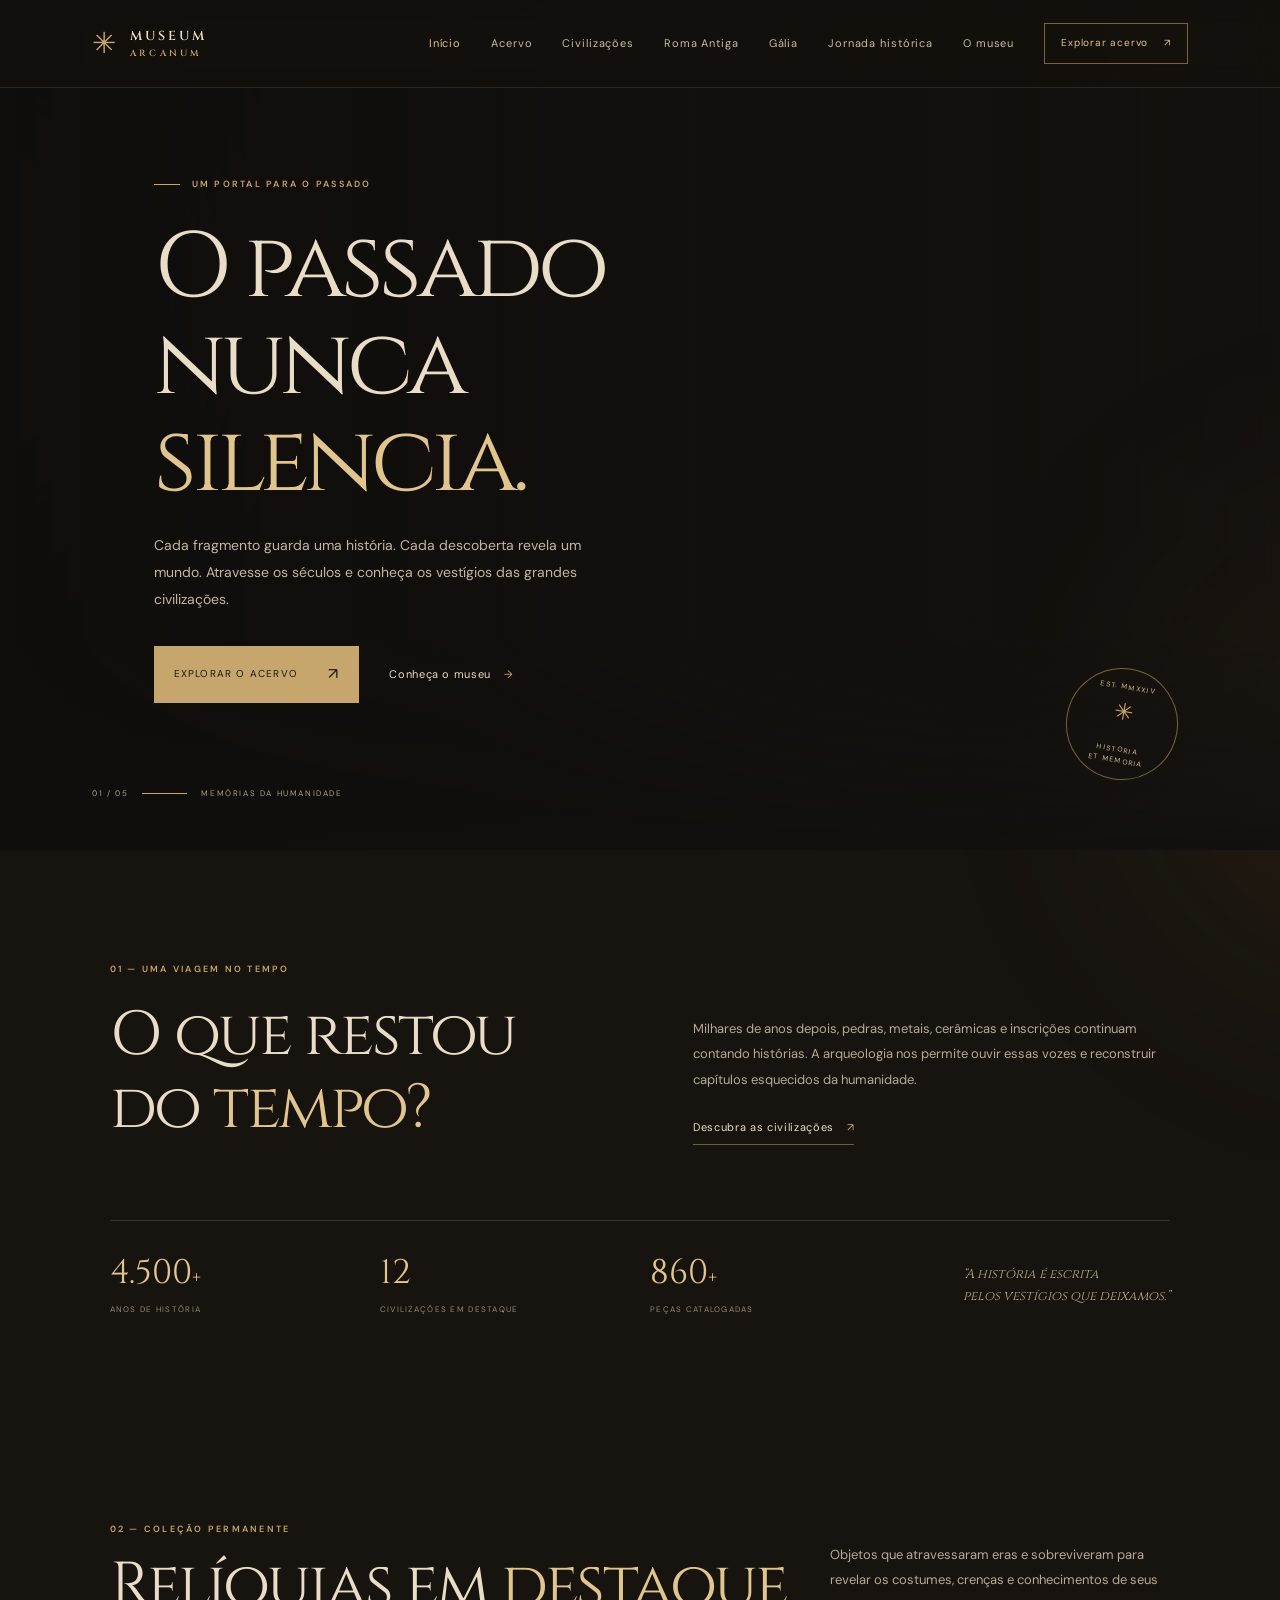
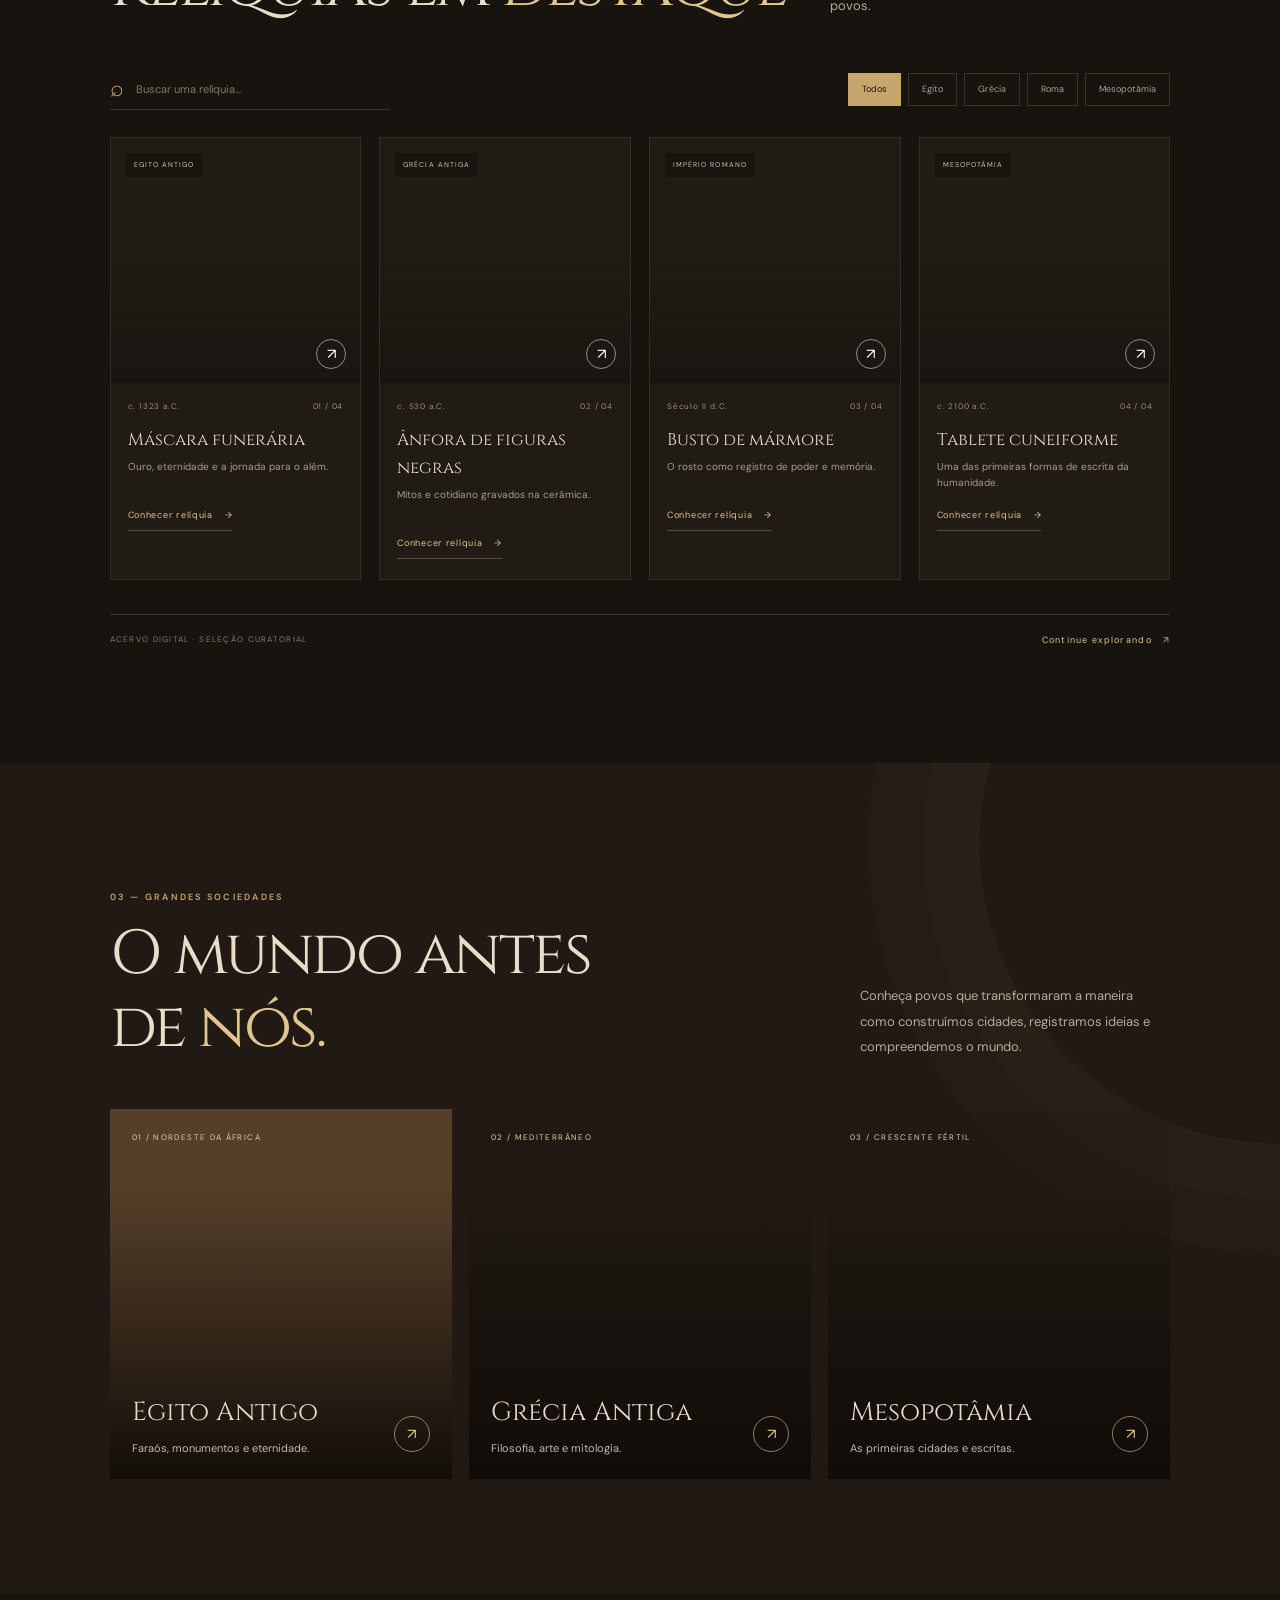
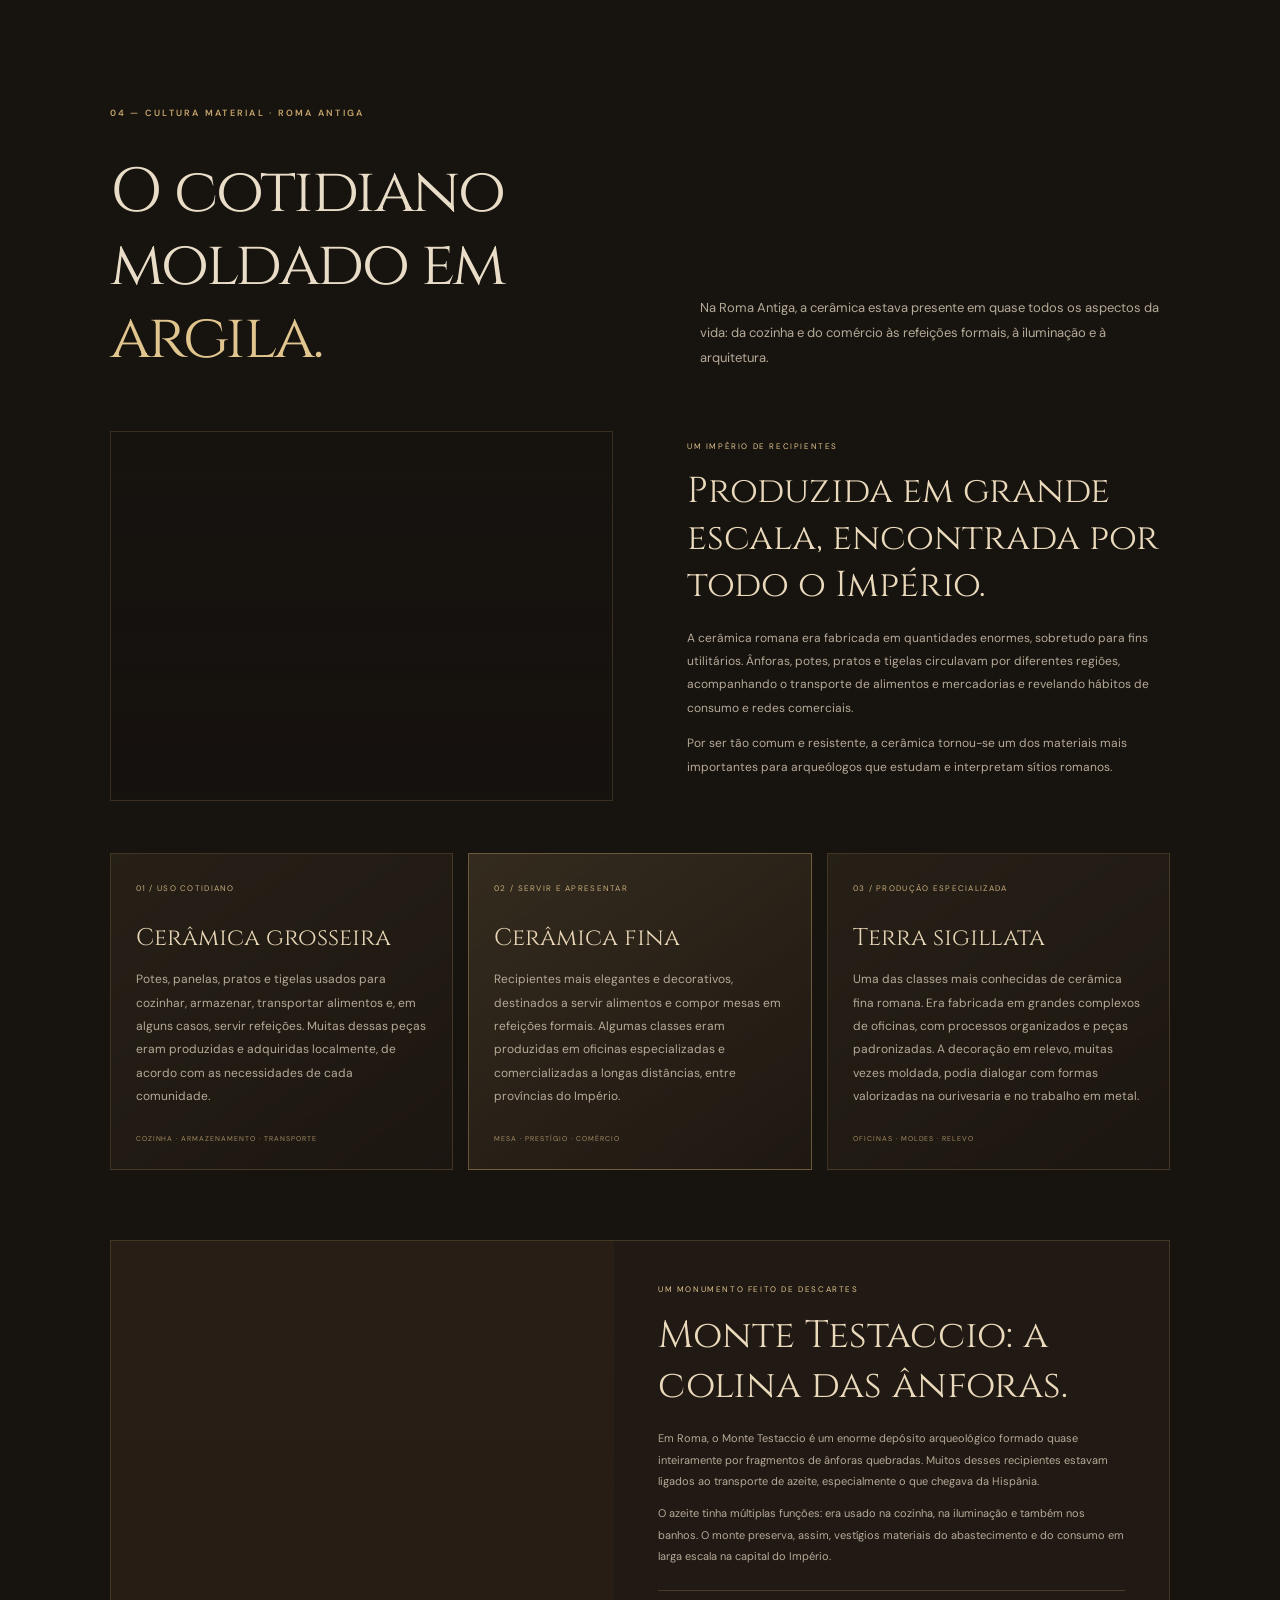
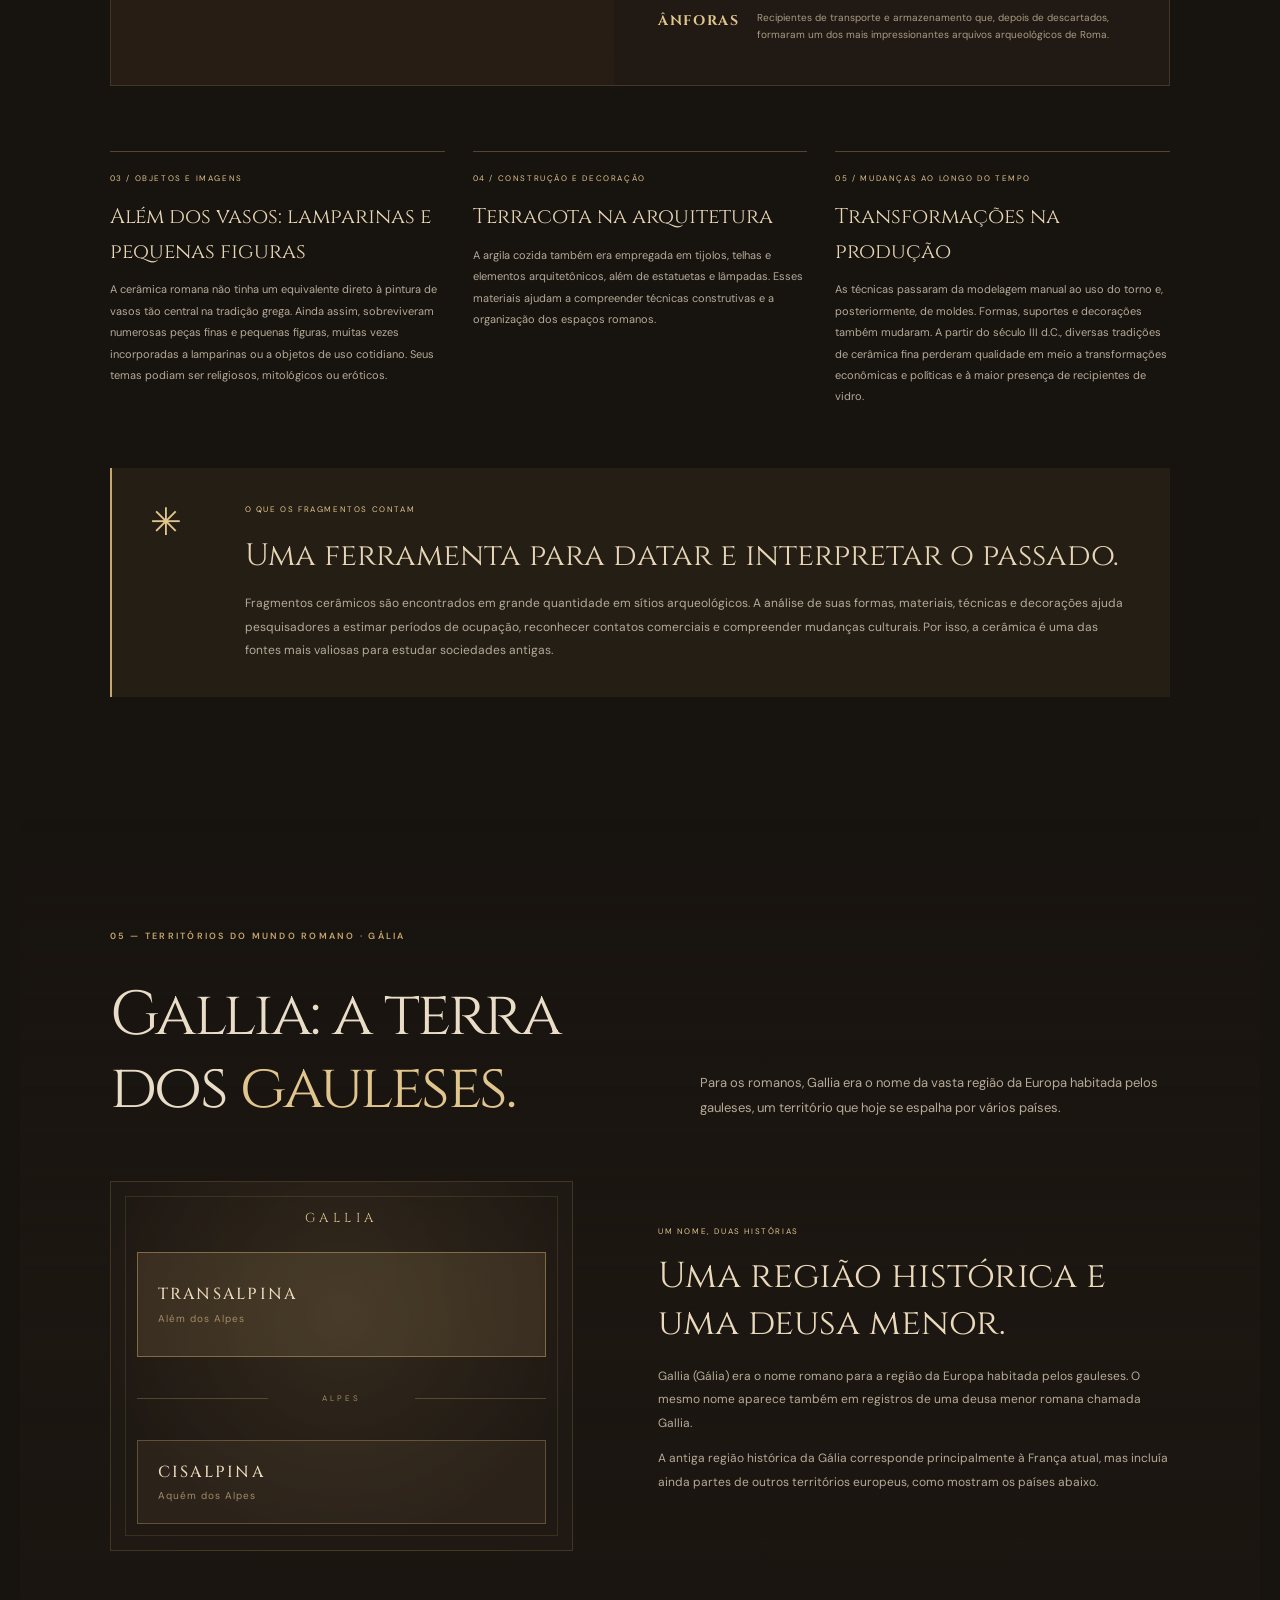
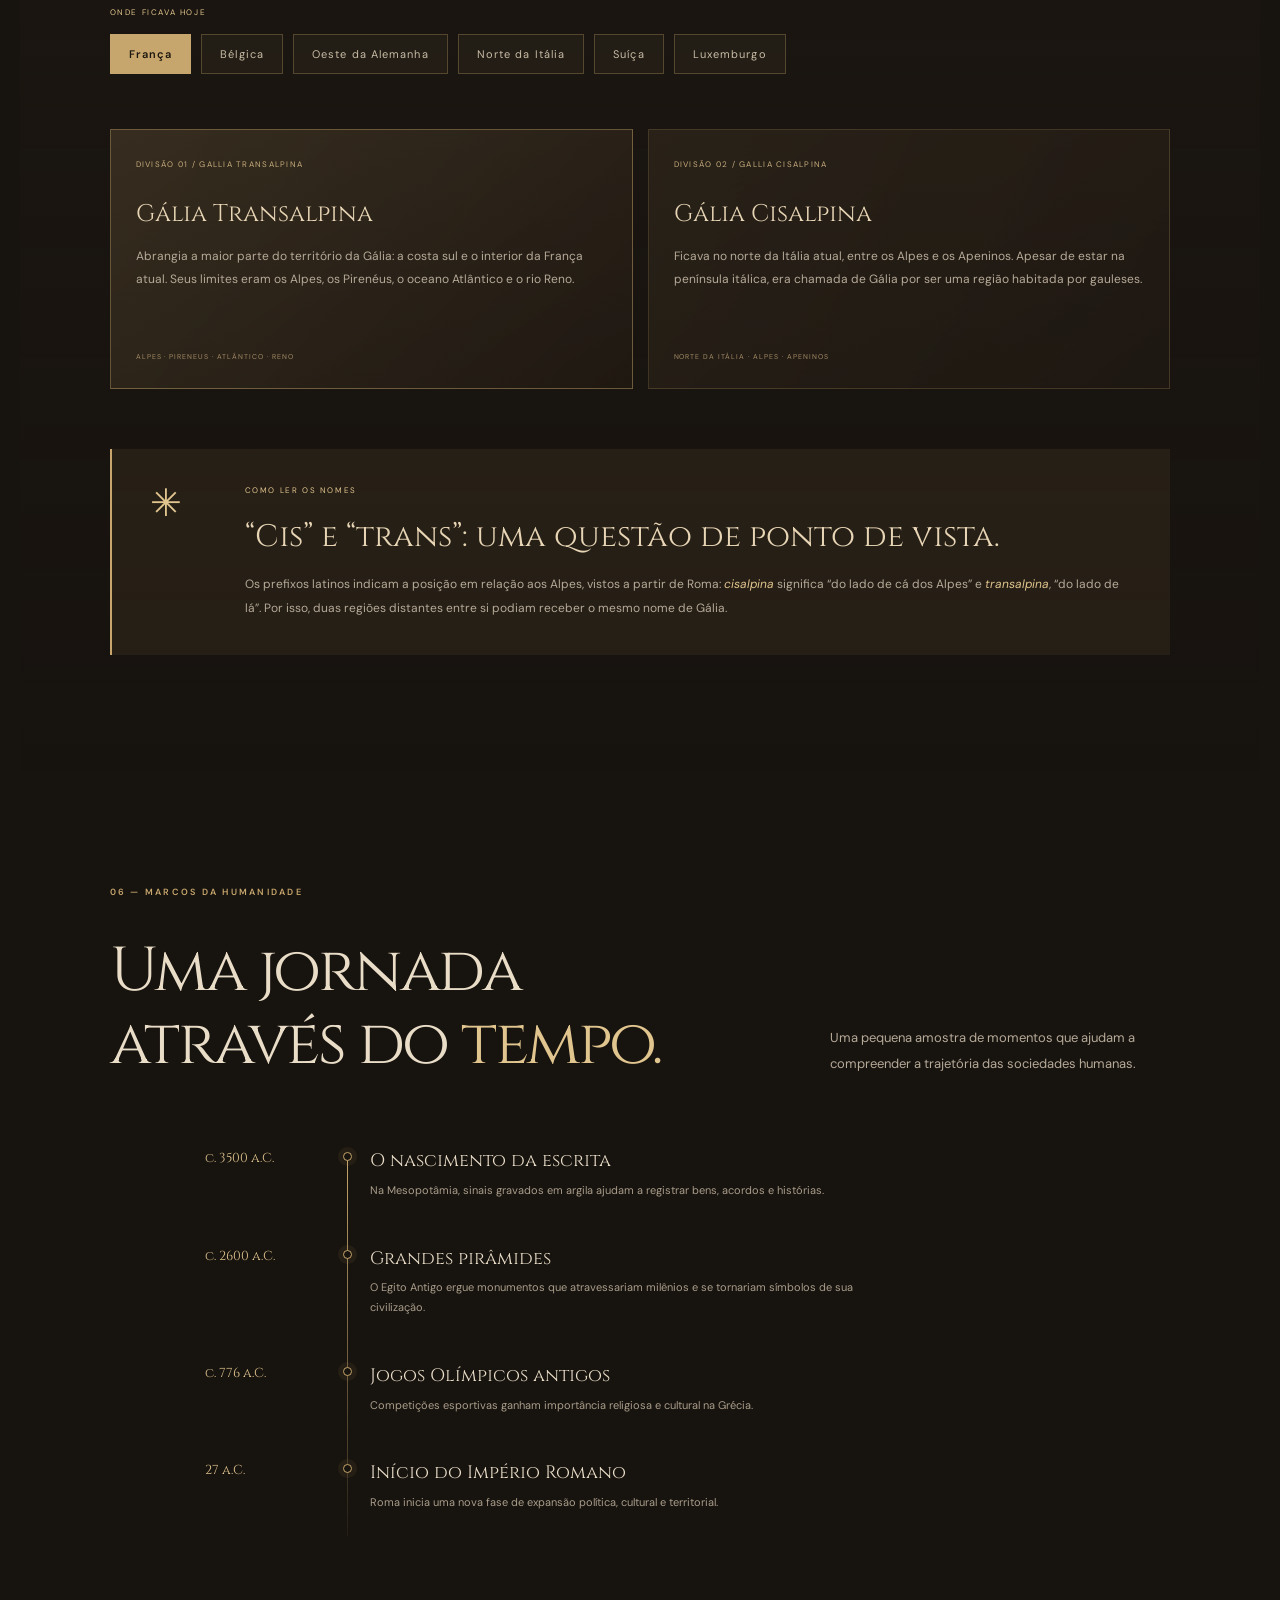
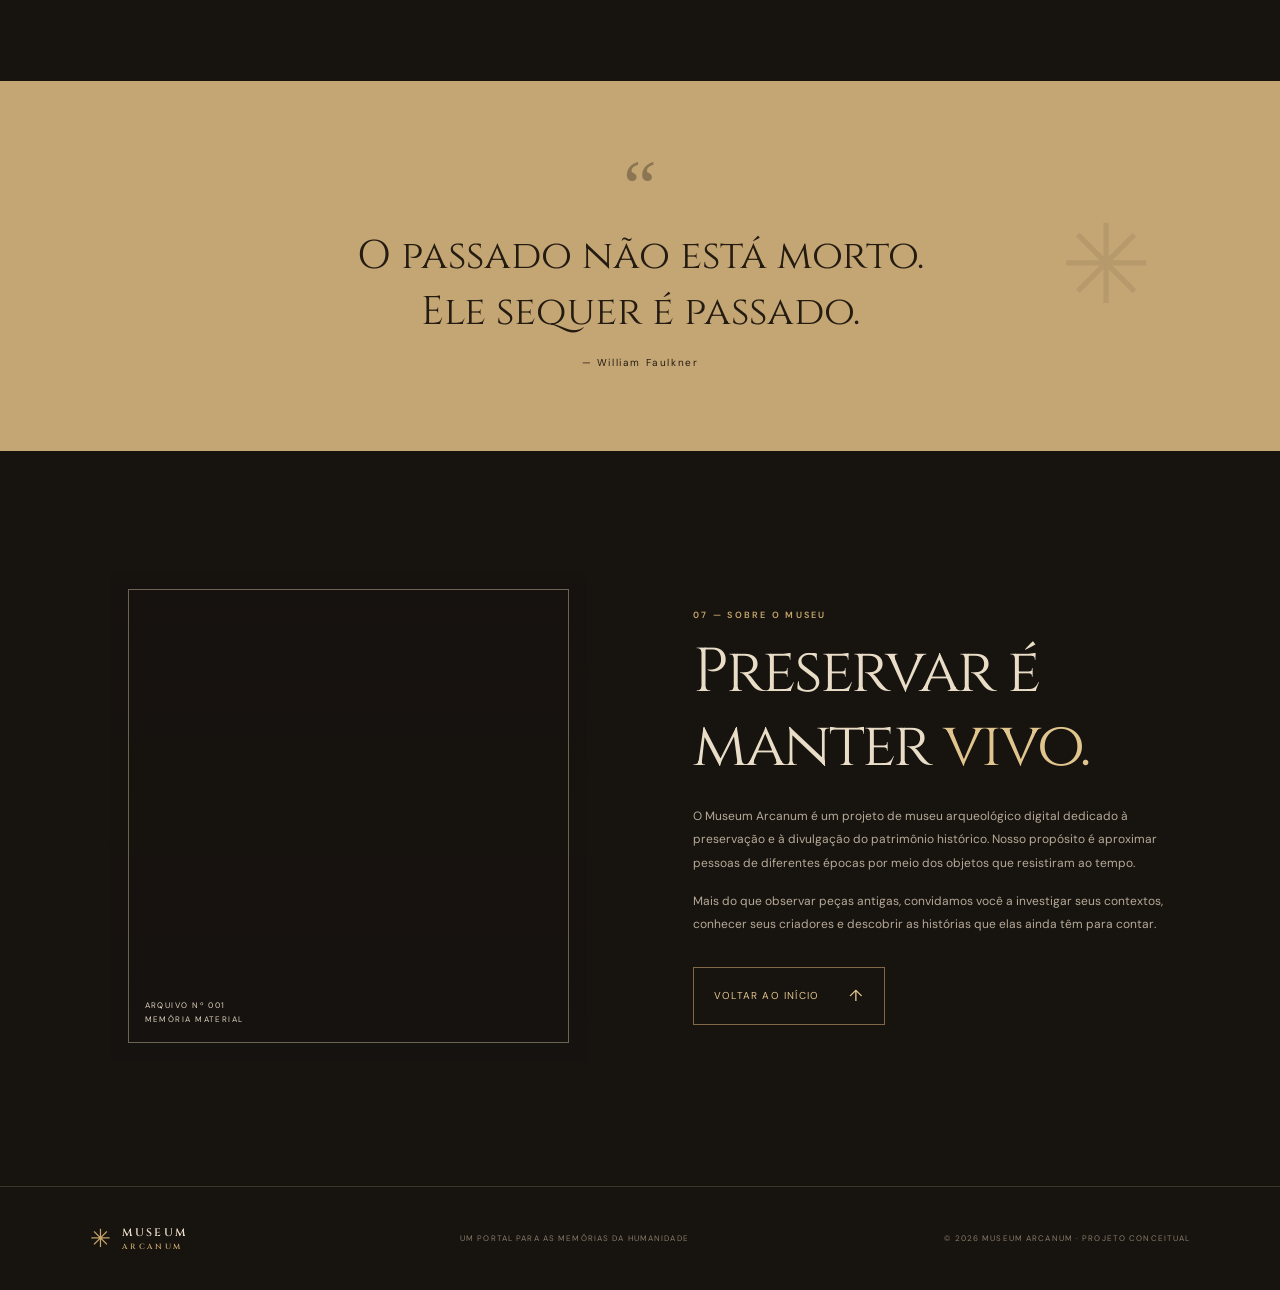
<file: index (2).html>
<!DOCTYPE html>
<html lang="pt-BR">
<head>
  <meta charset="UTF-8">
  <meta name="viewport" content="width=device-width, initial-scale=1.0">
  <meta name="theme-color" content="#17130f">
  <meta name="description" content="Museum Arcanum — uma jornada pela história das civilizações e seus artefatos.">
  <title>Museum Arcanum — Ecos da História</title>
  <link rel="preconnect" href="https://fonts.googleapis.com">
  <link rel="preconnect" href="https://fonts.gstatic.com" crossorigin>
  <link href="https://fonts.googleapis.com/css2?family=Cinzel:wght@400;500;600;700&family=DM+Sans:wght@400;500;600;700&display=swap" rel="stylesheet">
  <link rel="stylesheet" href="styles.css">
</head>
<body>
  <div class="ambient ambient-one"></div>
  <div class="ambient ambient-two"></div>
  <header class="site-header" id="top">
    <a class="brand" href="#inicio" aria-label="Museum Arcanum - início">
      <span class="brand-mark">✳</span>
      <span><strong>MUSEUM</strong><small>ARCANUM</small></span>
    </a>
    <button class="menu-toggle" id="menuToggle" aria-label="Abrir menu" aria-expanded="false"><span></span><span></span></button>
    <nav class="main-nav" id="mainNav">
      <a class="nav-link active" href="#inicio">Início</a>
      <a class="nav-link" href="#acervo">Acervo</a>
      <a class="nav-link" href="#civilizacoes">Civilizações</a>
      <a class="nav-link" href="#ceramica-romana">Roma Antiga</a>
      <a class="nav-link" href="#galia">Gália</a>
      <a class="nav-link" href="#jornada">Jornada histórica</a>
      <a class="nav-link" href="#sobre">O museu</a>
      <a class="nav-cta" href="#acervo">Explorar acervo <span>↗</span></a>
    </nav>
  </header>

  <main>
    <section class="hero" id="inicio">
      <div class="hero-image"></div>
      <div class="hero-content">
        <p class="eyebrow"><span></span> UM PORTAL PARA O PASSADO</p>
        <h1>O passado<br>nunca <em>silencia.</em></h1>
        <p class="hero-copy">Cada fragmento guarda uma história. Cada descoberta revela um mundo. Atravesse os séculos e conheça os vestígios das grandes civilizações.</p>
        <div class="hero-actions">
          <a class="button button-gold" href="#acervo">Explorar o acervo <span>↗</span></a>
          <a class="text-link" href="#sobre">Conheça o museu <span>→</span></a>
        </div>
      </div>
      <div class="hero-caption"><span>01 / 05</span><i></i><span>MEMÓRIAS DA HUMANIDADE</span></div>
      <div class="hero-seal">EST. MMXXIV<br><b>✳</b><br>HISTORIA<br>ET MEMORIA</div>
    </section>

    <section class="intro section-wrap">
      <div class="section-kicker">01 — UMA VIAGEM NO TEMPO</div>
      <div class="intro-grid">
        <h2>O que restou<br>do <em>tempo?</em></h2>
        <div class="intro-text">
          <p>Milhares de anos depois, pedras, metais, cerâmicas e inscrições continuam contando histórias. A arqueologia nos permite ouvir essas vozes e reconstruir capítulos esquecidos da humanidade.</p>
          <a class="underlined-link" href="#civilizacoes">Descubra as civilizações <span>↗</span></a>
        </div>
      </div>
      <div class="stats-row">
        <div><strong>4.500<span>+</span></strong><small>ANOS DE HISTÓRIA</small></div>
        <div><strong>12</strong><small>CIVILIZAÇÕES EM DESTAQUE</small></div>
        <div><strong>860<span>+</span></strong><small>PEÇAS CATALOGADAS</small></div>
        <div class="stats-note">“A história é escrita<br>pelos vestígios que deixamos.”</div>
      </div>
    </section>

    <section class="featured section-wrap" id="acervo">
      <div class="section-heading">
        <div><div class="section-kicker">02 — COLEÇÃO PERMANENTE</div><h2>Relíquias em <em>destaque</em></h2></div>
        <p>Objetos que atravessaram eras e sobreviveram para revelar os costumes, crenças e conhecimentos de seus povos.</p>
      </div>
      <div class="collection-tools">
        <label class="search-box"><span>⌕</span><input id="artifactSearch" type="search" placeholder="Buscar uma relíquia..." aria-label="Buscar artefatos"></label>
        <div class="filter-list" id="filters">
          <button class="filter-chip active" data-filter="todos">Todos</button>
          <button class="filter-chip" data-filter="Egito">Egito</button>
          <button class="filter-chip" data-filter="Grécia">Grécia</button>
          <button class="filter-chip" data-filter="Roma">Roma</button>
          <button class="filter-chip" data-filter="Mesopotâmia">Mesopotâmia</button>
        </div>
      </div>
      <div class="artifact-grid" id="artifactGrid">
        <article class="artifact-card" data-name="Máscara funerária de Tutancâmon" data-civilization="Egito" data-period="c. 1323 a.C." data-material="Ouro, vidro e pedras semipreciosas" data-description="Máscaras funerárias eram colocadas sobre o rosto dos governantes para proteger e preservar sua identidade na jornada para a vida após a morte. A famosa máscara de Tutancâmon é um dos símbolos mais reconhecidos do Egito Antigo." data-image="https://images.unsplash.com/photo-1568322445389-f64ac2515020?auto=format&fit=crop&w=1000&q=85">
          <button class="artifact-image" style="--image:url('https://images.unsplash.com/photo-1568322445389-f64ac2515020?auto=format&fit=crop&w=1000&q=85')" aria-label="Ver Máscara funerária"><span class="image-tag">EGITO ANTIGO</span><span class="view-icon">↗</span></button>
          <div class="artifact-info"><div class="artifact-meta"><span>c. 1323 a.C.</span><span>01 / 04</span></div><h3>Máscara funerária</h3><p>Ouro, eternidade e a jornada para o além.</p><button class="details-link">Conhecer relíquia <span>→</span></button></div>
        </article>
        <article class="artifact-card" data-name="Ânfora de figuras negras" data-civilization="Grécia" data-period="c. 530 a.C." data-material="Cerâmica pintada" data-description="As ânforas gregas eram utilizadas para armazenar líquidos e também funcionavam como suportes artísticos. Suas pinturas registravam mitos, competições atléticas e cenas do cotidiano." data-image="https://images.unsplash.com/photo-1577083552431-6e5fd01aa342?auto=format&fit=crop&w=1000&q=85">
          <button class="artifact-image" style="--image:url('https://images.unsplash.com/photo-1577083552431-6e5fd01aa342?auto=format&fit=crop&w=1000&q=85')" aria-label="Ver Ânfora grega"><span class="image-tag">GRÉCIA ANTIGA</span><span class="view-icon">↗</span></button>
          <div class="artifact-info"><div class="artifact-meta"><span>c. 530 a.C.</span><span>02 / 04</span></div><h3>Ânfora de figuras negras</h3><p>Mitos e cotidiano gravados na cerâmica.</p><button class="details-link">Conhecer relíquia <span>→</span></button></div>
        </article>
        <article class="artifact-card" data-name="Busto de mármore romano" data-civilization="Roma" data-period="Século II d.C." data-material="Mármore" data-description="Retratos em mármore eram uma forma de preservar a memória de imperadores, generais e cidadãos. O realismo dos bustos romanos valorizava marcas de expressão e sinais da idade." data-image="https://images.unsplash.com/photo-1603565816030-6b389eeb23cb?auto=format&fit=crop&w=1000&q=85">
          <button class="artifact-image" style="--image:url('https://images.unsplash.com/photo-1603565816030-6b389eeb23cb?auto=format&fit=crop&w=1000&q=85')" aria-label="Ver busto romano"><span class="image-tag">IMPÉRIO ROMANO</span><span class="view-icon">↗</span></button>
          <div class="artifact-info"><div class="artifact-meta"><span>Século II d.C.</span><span>03 / 04</span></div><h3>Busto de mármore</h3><p>O rosto como registro de poder e memória.</p><button class="details-link">Conhecer relíquia <span>→</span></button></div>
        </article>
        <article class="artifact-card" data-name="Tablete de escrita cuneiforme" data-civilization="Mesopotâmia" data-period="c. 2100 a.C." data-material="Argila cozida" data-description="A escrita cuneiforme surgiu na Mesopotâmia e foi registrada em tabletes de argila. Esses documentos guardavam desde transações comerciais até leis, poemas e narrativas míticas." data-image="https://static.srpcdigital.com/styles/1200x600/public/2025-09/1198384.jpeg.webp">
          <button class="artifact-image" style="--image:url('https://static.srpcdigital.com/styles/1200x600/public/2025-09/1198384.jpeg.webp')" aria-label="Ver tablete cuneiforme"><span class="image-tag">MESOPOTÂMIA</span><span class="view-icon">↗</span></button>
          <div class="artifact-info"><div class="artifact-meta"><span>c. 2100 a.C.</span><span>04 / 04</span></div><h3>Tablete cuneiforme</h3><p>Uma das primeiras formas de escrita da humanidade.</p><button class="details-link">Conhecer relíquia <span>→</span></button></div>
        </article>
      </div>
      <p class="empty-state" id="emptyState" hidden>Nenhuma relíquia encontrada. Tente outro termo ou filtro.</p>
      <div class="collection-footer"><span>ACERVO DIGITAL · SELEÇÃO CURATORIAL</span><a href="#civilizacoes">Continue explorando <span>↗</span></a></div>
    </section>

    <section class="civilizations-section" id="civilizacoes">
      <div class="section-wrap">
        <div class="section-heading light-heading">
          <div><div class="section-kicker">03 — GRANDES SOCIEDADES</div><h2>O mundo antes<br>de <em>nós.</em></h2></div>
          <p>Conheça povos que transformaram a maneira como construímos cidades, registramos ideias e compreendemos o mundo.</p>
        </div>
        <div class="civilization-grid">
          <a class="civilization-card egypt" href="#acervo"><span class="civ-number">01 / NORDESTE DA ÁFRICA</span><div><h3>Egito Antigo</h3><p>Faraós, monumentos e eternidade.</p><span class="round-arrow">↗</span></div></a>
          <a class="civilization-card greece" href="#acervo"><span class="civ-number">02 / MEDITERRÂNEO</span><div><h3>Grécia Antiga</h3><p>Filosofia, arte e mitologia.</p><span class="round-arrow">↗</span></div></a>
          <a class="civilization-card mesopotamia" href="#acervo"><span class="civ-number">03 / CRESCENTE FÉRTIL</span><div><h3>Mesopotâmia</h3><p>As primeiras cidades e escritas.</p><span class="round-arrow">↗</span></div></a>
        </div>
      </div>
    </section>

    <section class="roman-ceramics-section section-wrap" id="ceramica-romana">
      <div class="section-kicker">04 — CULTURA MATERIAL · ROMA ANTIGA</div>
      <div class="section-heading roman-heading">
        <div><h2>O cotidiano<br>moldado em <em>argila.</em></h2></div>
        <p>Na Roma Antiga, a cerâmica estava presente em quase todos os aspectos da vida: da cozinha e do comércio às refeições formais, à iluminação e à arquitetura.</p>
      </div>

      <div class="roman-intro-grid">
        <div class="roman-feature-image" role="img" aria-label="Conjunto de vasos e recipientes de cerâmica antiga"></div>
        <div class="roman-intro-copy">
          <span class="roman-overline">UM IMPÉRIO DE RECIPIENTES</span>
          <h3>Produzida em grande escala, encontrada por todo o Império.</h3>
          <p>A cerâmica romana era fabricada em quantidades enormes, sobretudo para fins utilitários. Ânforas, potes, pratos e tigelas circulavam por diferentes regiões, acompanhando o transporte de alimentos e mercadorias e revelando hábitos de consumo e redes comerciais.</p>
          <p>Por ser tão comum e resistente, a cerâmica tornou-se um dos materiais mais importantes para arqueólogos que estudam e interpretam sítios romanos.</p>
        </div>
      </div>

      <div class="roman-category-grid">
        <article class="roman-category-card">
          <span class="roman-card-number">01 / USO COTIDIANO</span>
          <h3>Cerâmica grosseira</h3>
          <p>Potes, panelas, pratos e tigelas usados para cozinhar, armazenar, transportar alimentos e, em alguns casos, servir refeições. Muitas dessas peças eram produzidas e adquiridas localmente, de acordo com as necessidades de cada comunidade.</p>
          <span class="roman-card-note">COZINHA · ARMAZENAMENTO · TRANSPORTE</span>
        </article>
        <article class="roman-category-card featured-category">
          <span class="roman-card-number">02 / SERVIR E APRESENTAR</span>
          <h3>Cerâmica fina</h3>
          <p>Recipientes mais elegantes e decorativos, destinados a servir alimentos e compor mesas em refeições formais. Algumas classes eram produzidas em oficinas especializadas e comercializadas a longas distâncias, entre províncias do Império.</p>
          <span class="roman-card-note">MESA · PRESTÍGIO · COMÉRCIO</span>
        </article>
        <article class="roman-category-card">
          <span class="roman-card-number">03 / PRODUÇÃO ESPECIALIZADA</span>
          <h3>Terra sigillata</h3>
          <p>Uma das classes mais conhecidas de cerâmica fina romana. Era fabricada em grandes complexos de oficinas, com processos organizados e peças padronizadas. A decoração em relevo, muitas vezes moldada, podia dialogar com formas valorizadas na ourivesaria e no trabalho em metal.</p>
          <span class="roman-card-note">OFICINAS · MOLDES · RELEVO</span>
        </article>
      </div>

      <div class="testaccio-panel">
        <div class="testaccio-image" role="img" aria-label="Monte Testaccio, colina formada por fragmentos de ânforas em Roma"></div>
        <div class="testaccio-copy">
          <span class="roman-overline">UM MONUMENTO FEITO DE DESCARTES</span>
          <h3>Monte Testaccio: a colina das ânforas.</h3>
          <p>Em Roma, o Monte Testaccio é um enorme depósito arqueológico formado quase inteiramente por fragmentos de ânforas quebradas. Muitos desses recipientes estavam ligados ao transporte de azeite, especialmente o que chegava da Hispânia.</p>
          <p>O azeite tinha múltiplas funções: era usado na cozinha, na iluminação e também nos banhos. O monte preserva, assim, vestígios materiais do abastecimento e do consumo em larga escala na capital do Império.</p>
          <div class="testaccio-fact"><strong>ÂNFORAS</strong><span>Recipientes de transporte e armazenamento que, depois de descartados, formaram um dos mais impressionantes arquivos arqueológicos de Roma.</span></div>
        </div>
      </div>

      <div class="roman-details-grid">
        <article class="roman-detail">
          <span class="roman-overline">03 / OBJETOS E IMAGENS</span>
          <h3>Além dos vasos: lamparinas e pequenas figuras</h3>
          <p>A cerâmica romana não tinha um equivalente direto à pintura de vasos tão central na tradição grega. Ainda assim, sobreviveram numerosas peças finas e pequenas figuras, muitas vezes incorporadas a lamparinas ou a objetos de uso cotidiano. Seus temas podiam ser religiosos, mitológicos ou eróticos.</p>
        </article>
        <article class="roman-detail">
          <span class="roman-overline">04 / CONSTRUÇÃO E DECORAÇÃO</span>
          <h3>Terracota na arquitetura</h3>
          <p>A argila cozida também era empregada em tijolos, telhas e elementos arquitetônicos, além de estatuetas e lâmpadas. Esses materiais ajudam a compreender técnicas construtivas e a organização dos espaços romanos.</p>
        </article>
        <article class="roman-detail">
          <span class="roman-overline">05 / MUDANÇAS AO LONGO DO TEMPO</span>
          <h3>Transformações na produção</h3>
          <p>As técnicas passaram da modelagem manual ao uso do torno e, posteriormente, de moldes. Formas, suportes e decorações também mudaram. A partir do século III d.C., diversas tradições de cerâmica fina perderam qualidade em meio a transformações econômicas e políticas e à maior presença de recipientes de vidro.</p>
        </article>
      </div>

      <div class="archaeology-note">
        <span class="archaeology-symbol">✳</span>
        <div><span class="roman-overline">O QUE OS FRAGMENTOS CONTAM</span><h3>Uma ferramenta para datar e interpretar o passado.</h3><p>Fragmentos cerâmicos são encontrados em grande quantidade em sítios arqueológicos. A análise de suas formas, materiais, técnicas e decorações ajuda pesquisadores a estimar períodos de ocupação, reconhecer contatos comerciais e compreender mudanças culturais. Por isso, a cerâmica é uma das fontes mais valiosas para estudar sociedades antigas.</p></div>
      </div>
    </section>

    <section class="gallia-section section-wrap" id="galia">
      <div class="section-kicker">05 — TERRITÓRIOS DO MUNDO ROMANO · GÁLIA</div>
      <div class="section-heading roman-heading">
        <div><h2>Gallia: a terra<br>dos <em>gauleses.</em></h2></div>
        <p>Para os romanos, Gallia era o nome da vasta região da Europa habitada pelos gauleses, um território que hoje se espalha por vários países.</p>
      </div>

      <div class="gallia-intro-grid">
        <div class="gallia-map" role="img" aria-label="Esquema das duas grandes divisões da Gália: Cisalpina e Transalpina">
          <span class="gallia-map-label">GALLIA</span>
          <div class="gallia-map-zone zone-trans"><b>TRANSALPINA</b><small>Além dos Alpes</small></div>
          <div class="gallia-map-alps">ALPES</div>
          <div class="gallia-map-zone zone-cis"><b>CISALPINA</b><small>Aquém dos Alpes</small></div>
        </div>
        <div class="roman-intro-copy">
          <span class="roman-overline">UM NOME, DUAS HISTÓRIAS</span>
          <h3>Uma região histórica e uma deusa menor.</h3>
          <p>Gallia (Gália) era o nome romano para a região da Europa habitada pelos gauleses. O mesmo nome aparece também em registros de uma deusa menor romana chamada Gallia.</p>
          <p>A antiga região histórica da Gália corresponde principalmente à França atual, mas incluía ainda partes de outros territórios europeus, como mostram os países abaixo.</p>
        </div>
      </div>

      <div class="gallia-modern">
        <span class="roman-overline">ONDE FICAVA HOJE</span>
        <div class="gallia-chips">
          <span class="gallia-chip main">França</span>
          <span class="gallia-chip">Bélgica</span>
          <span class="gallia-chip">Oeste da Alemanha</span>
          <span class="gallia-chip">Norte da Itália</span>
          <span class="gallia-chip">Suíça</span>
          <span class="gallia-chip">Luxemburgo</span>
        </div>
      </div>

      <div class="gallia-division-grid">
        <article class="roman-category-card featured-category">
          <span class="roman-card-number">DIVISÃO 01 / GALLIA TRANSALPINA</span>
          <h3>Gália Transalpina</h3>
          <p>Abrangia a maior parte do território da Gália: a costa sul e o interior da França atual. Seus limites eram os Alpes, os Pirenéus, o oceano Atlântico e o rio Reno.</p>
          <span class="roman-card-note">ALPES · PIRENEUS · ATLÂNTICO · RENO</span>
        </article>
        <article class="roman-category-card">
          <span class="roman-card-number">DIVISÃO 02 / GALLIA CISALPINA</span>
          <h3>Gália Cisalpina</h3>
          <p>Ficava no norte da Itália atual, entre os Alpes e os Apeninos. Apesar de estar na península itálica, era chamada de Gália por ser uma região habitada por gauleses.</p>
          <span class="roman-card-note">NORTE DA ITÁLIA · ALPES · APENINOS</span>
        </article>
      </div>

      <div class="archaeology-note">
        <span class="archaeology-symbol">✳</span>
        <div><span class="roman-overline">COMO LER OS NOMES</span><h3>“Cis” e “trans”: uma questão de ponto de vista.</h3><p>Os prefixos latinos indicam a posição em relação aos Alpes, vistos a partir de Roma: <em>cisalpina</em> significa “do lado de cá dos Alpes” e <em>transalpina</em>, “do lado de lá”. Por isso, duas regiões distantes entre si podiam receber o mesmo nome de Gália.</p></div>
      </div>
    </section>

    <section class="timeline-section section-wrap" id="jornada">
      <div class="section-kicker">06 — MARCOS DA HUMANIDADE</div>
      <div class="section-heading"><h2>Uma jornada<br>através do <em>tempo.</em></h2><p>Uma pequena amostra de momentos que ajudam a compreender a trajetória das sociedades humanas.</p></div>
      <div class="timeline">
        <div class="timeline-line"></div>
        <article class="timeline-item"><span class="timeline-date">c. 3500 a.C.</span><div class="timeline-dot"></div><div><h3>O nascimento da escrita</h3><p>Na Mesopotâmia, sinais gravados em argila ajudam a registrar bens, acordos e histórias.</p></div></article>
        <article class="timeline-item"><span class="timeline-date">c. 2600 a.C.</span><div class="timeline-dot"></div><div><h3>Grandes pirâmides</h3><p>O Egito Antigo ergue monumentos que atravessariam milênios e se tornariam símbolos de sua civilização.</p></div></article>
        <article class="timeline-item"><span class="timeline-date">c. 776 a.C.</span><div class="timeline-dot"></div><div><h3>Jogos Olímpicos antigos</h3><p>Competições esportivas ganham importância religiosa e cultural na Grécia.</p></div></article>
        <article class="timeline-item"><span class="timeline-date">27 a.C.</span><div class="timeline-dot"></div><div><h3>Início do Império Romano</h3><p>Roma inicia uma nova fase de expansão política, cultural e territorial.</p></div></article>
      </div>
    </section>

    <section class="quote-section">
      <div class="quote-mark">“</div>
      <blockquote>O passado não está morto.<br>Ele sequer é passado.</blockquote>
      <p>— William Faulkner</p>
      <div class="quote-ornament">✳</div>
    </section>

    <section class="about-section section-wrap" id="sobre">
      <div class="about-image"><div class="about-image-label">ARQUIVO Nº 001<br>MEMÓRIA MATERIAL</div></div>
      <div class="about-copy"><div class="section-kicker">07 — SOBRE O MUSEU</div><h2>Preservar é<br>manter <em>vivo.</em></h2><p>O Museum Arcanum é um projeto de museu arqueológico digital dedicado à preservação e à divulgação do patrimônio histórico. Nosso propósito é aproximar pessoas de diferentes épocas por meio dos objetos que resistiram ao tempo.</p><p>Mais do que observar peças antigas, convidamos você a investigar seus contextos, conhecer seus criadores e descobrir as histórias que elas ainda têm para contar.</p><a class="button button-outline" href="#inicio">Voltar ao início <span>↑</span></a></div>
    </section>
  </main>

  <footer class="site-footer">
    <a class="brand footer-brand" href="#inicio"><span class="brand-mark">✳</span><span><strong>MUSEUM</strong><small>ARCANUM</small></span></a>
    <p>UM PORTAL PARA AS MEMÓRIAS DA HUMANIDADE</p>
    <span>© 2026 MUSEUM ARCANUM · PROJETO CONCEITUAL</span>
  </footer>

  <div class="modal" id="artifactModal" aria-hidden="true" role="dialog" aria-modal="true" aria-labelledby="modalTitle">
    <div class="modal-backdrop" data-close></div>
    <div class="modal-panel">
      <button class="modal-close" data-close aria-label="Fechar">×</button>
      <div class="modal-image" id="modalImage"></div>
      <div class="modal-content"><span class="section-kicker" id="modalCivilization"></span><h2 id="modalTitle"></h2><div class="modal-meta" id="modalMeta"></div><p id="modalDescription"></p><div class="modal-note">MUSEUM ARCANUM <span>·</span> CATÁLOGO DIGITAL</div></div>
    </div>
  </div>
  <script src="script.js"></script>
</body>
</html>
</file>
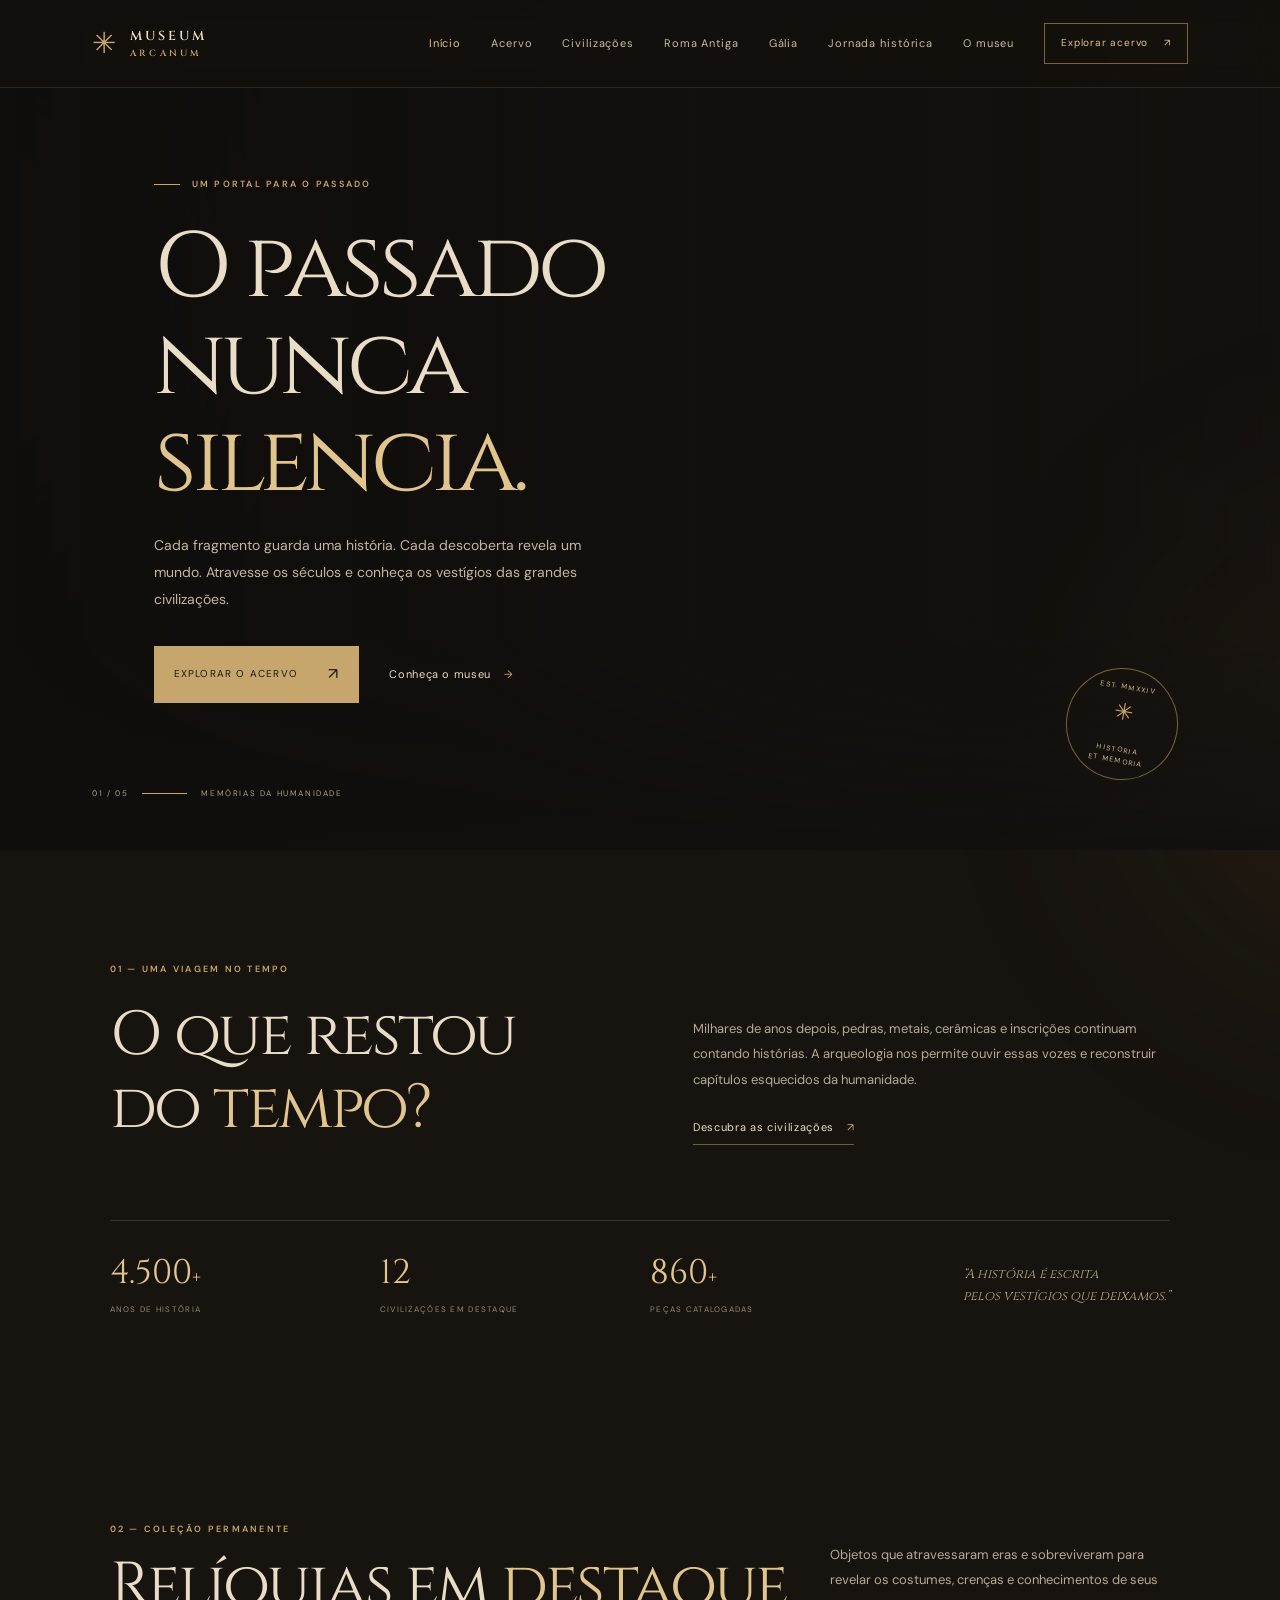
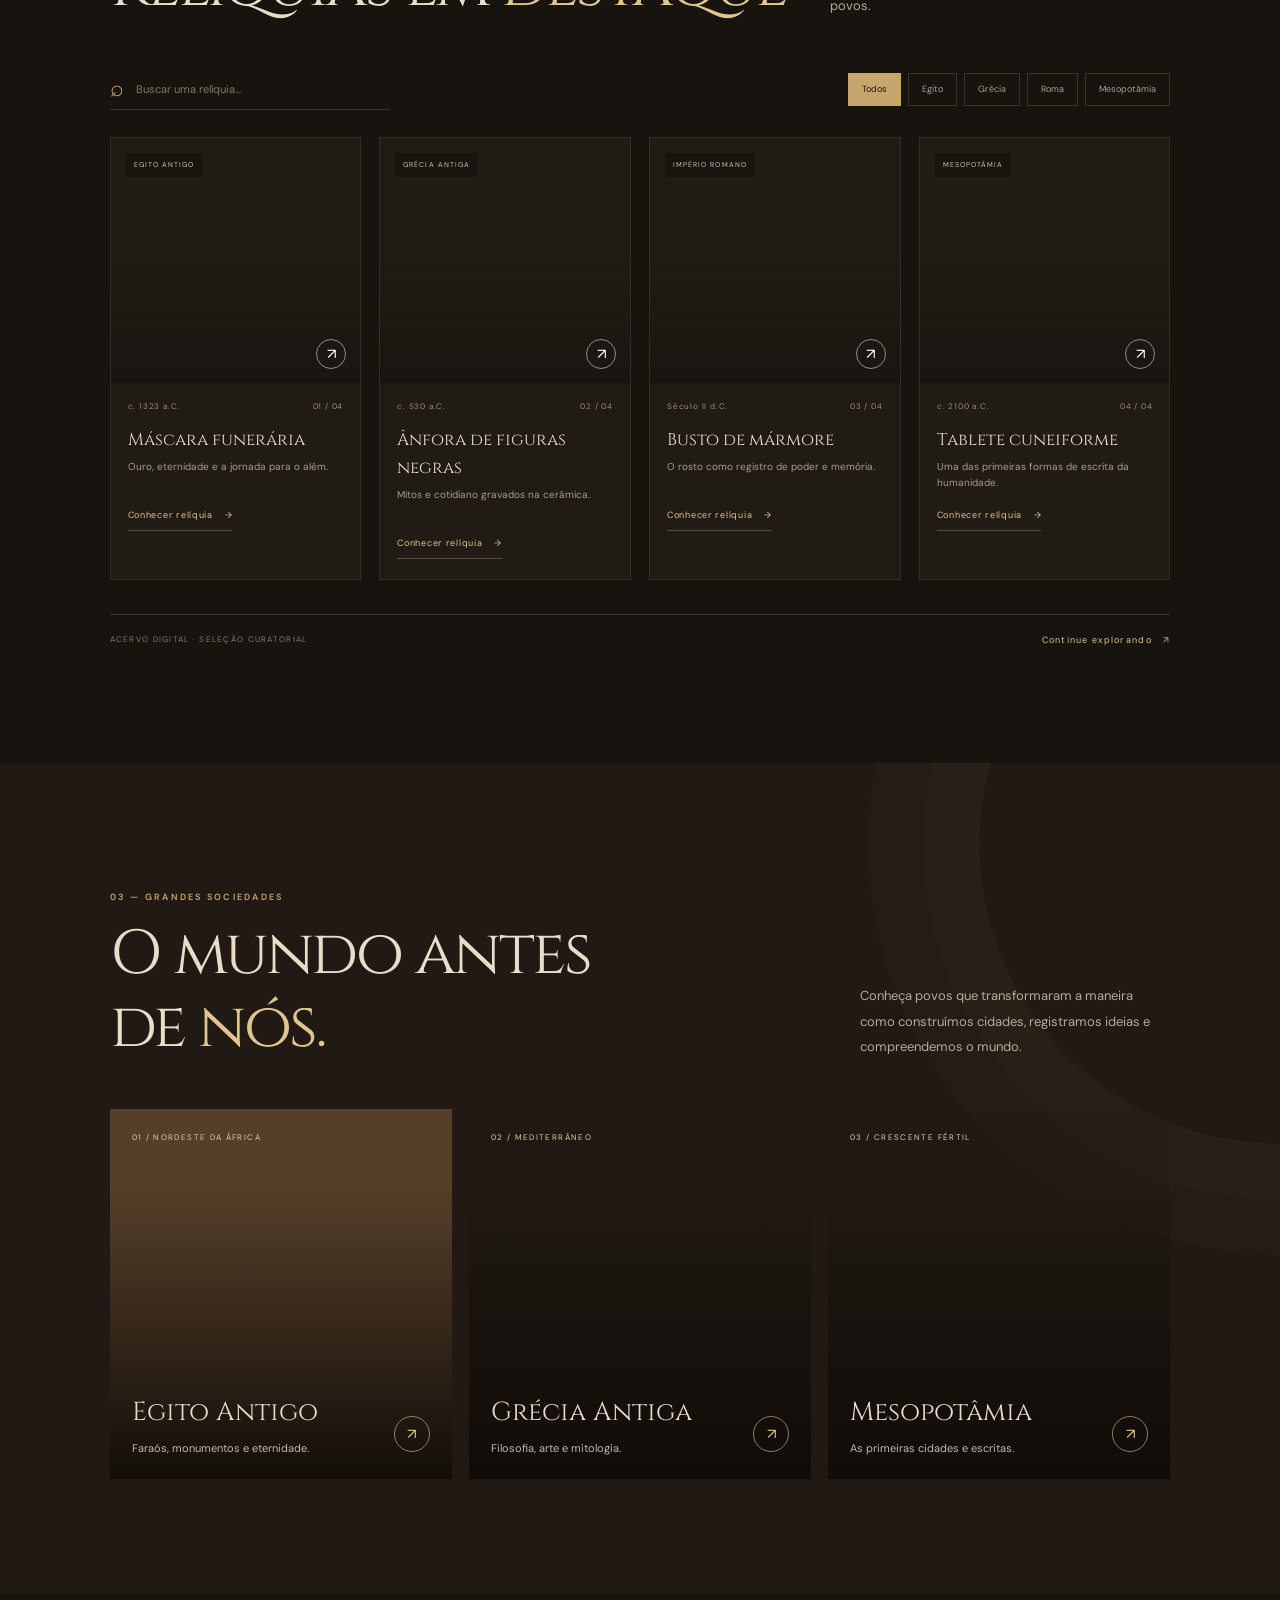
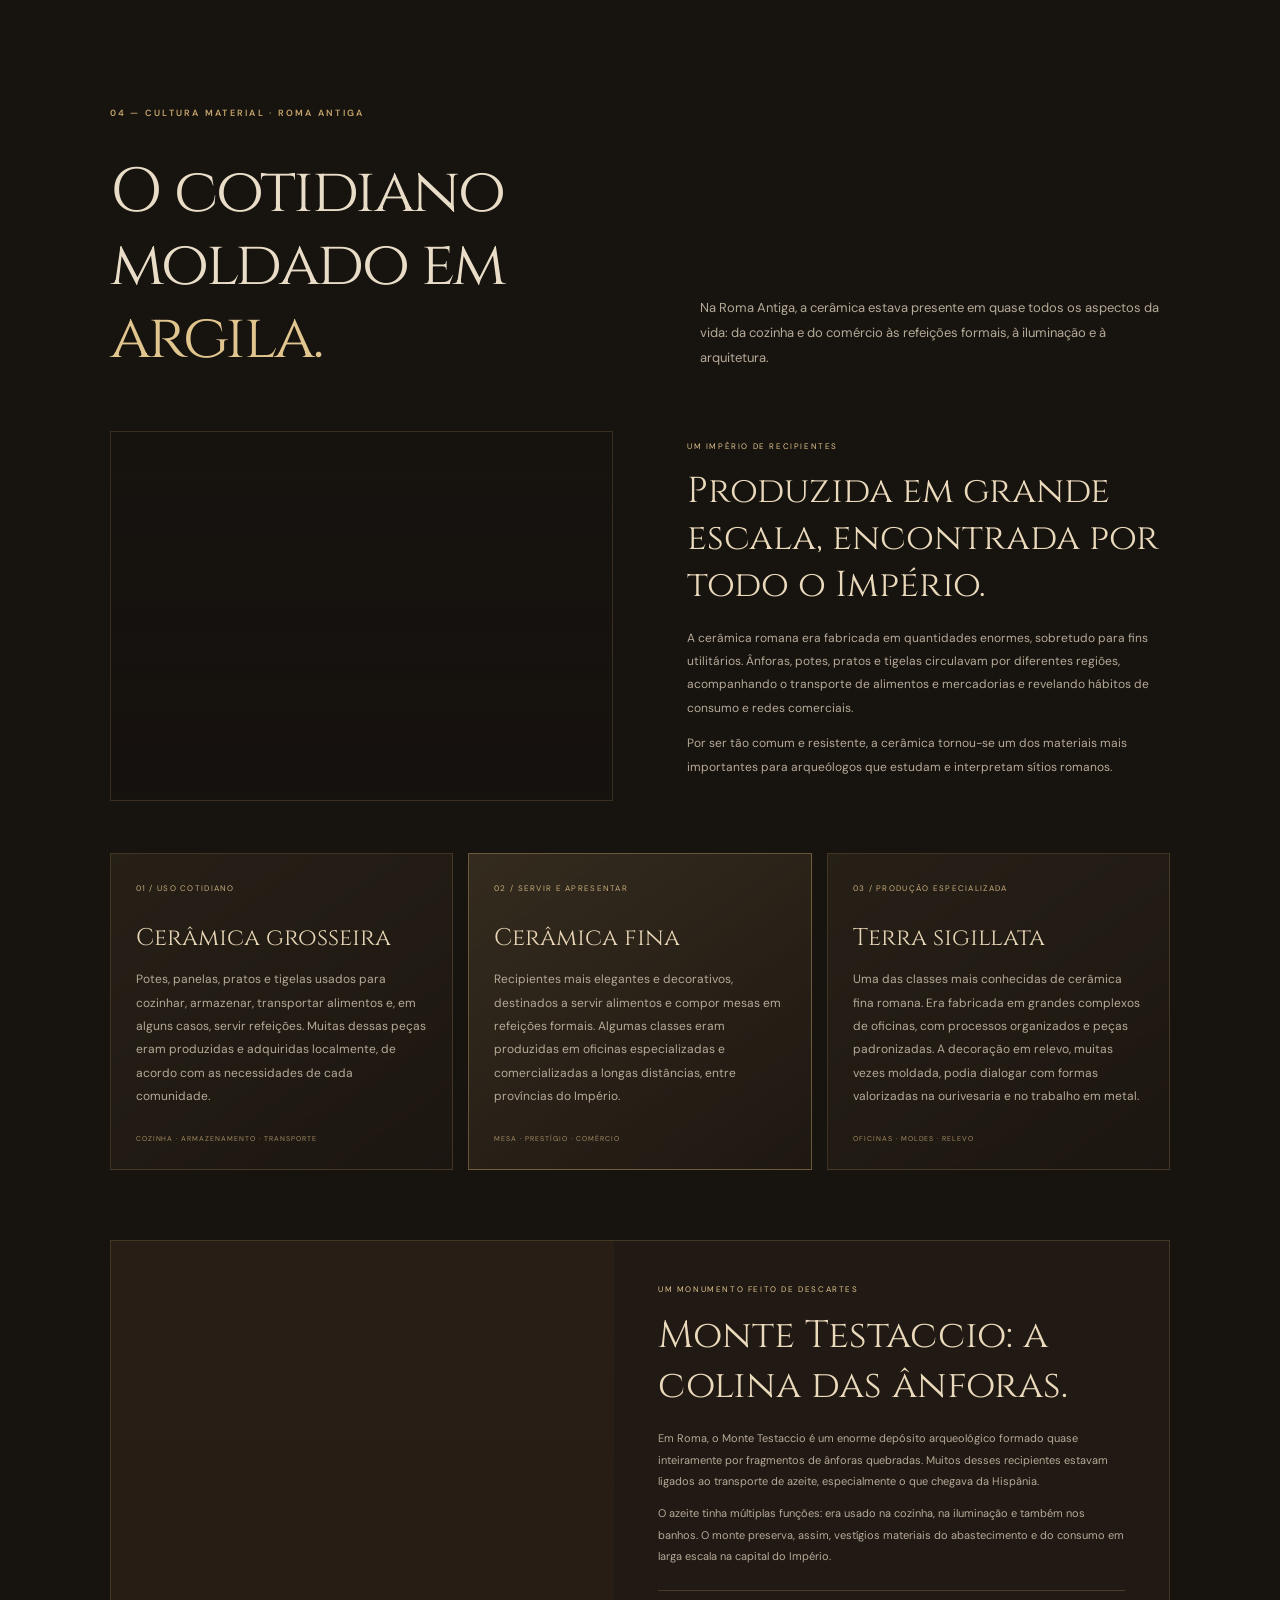
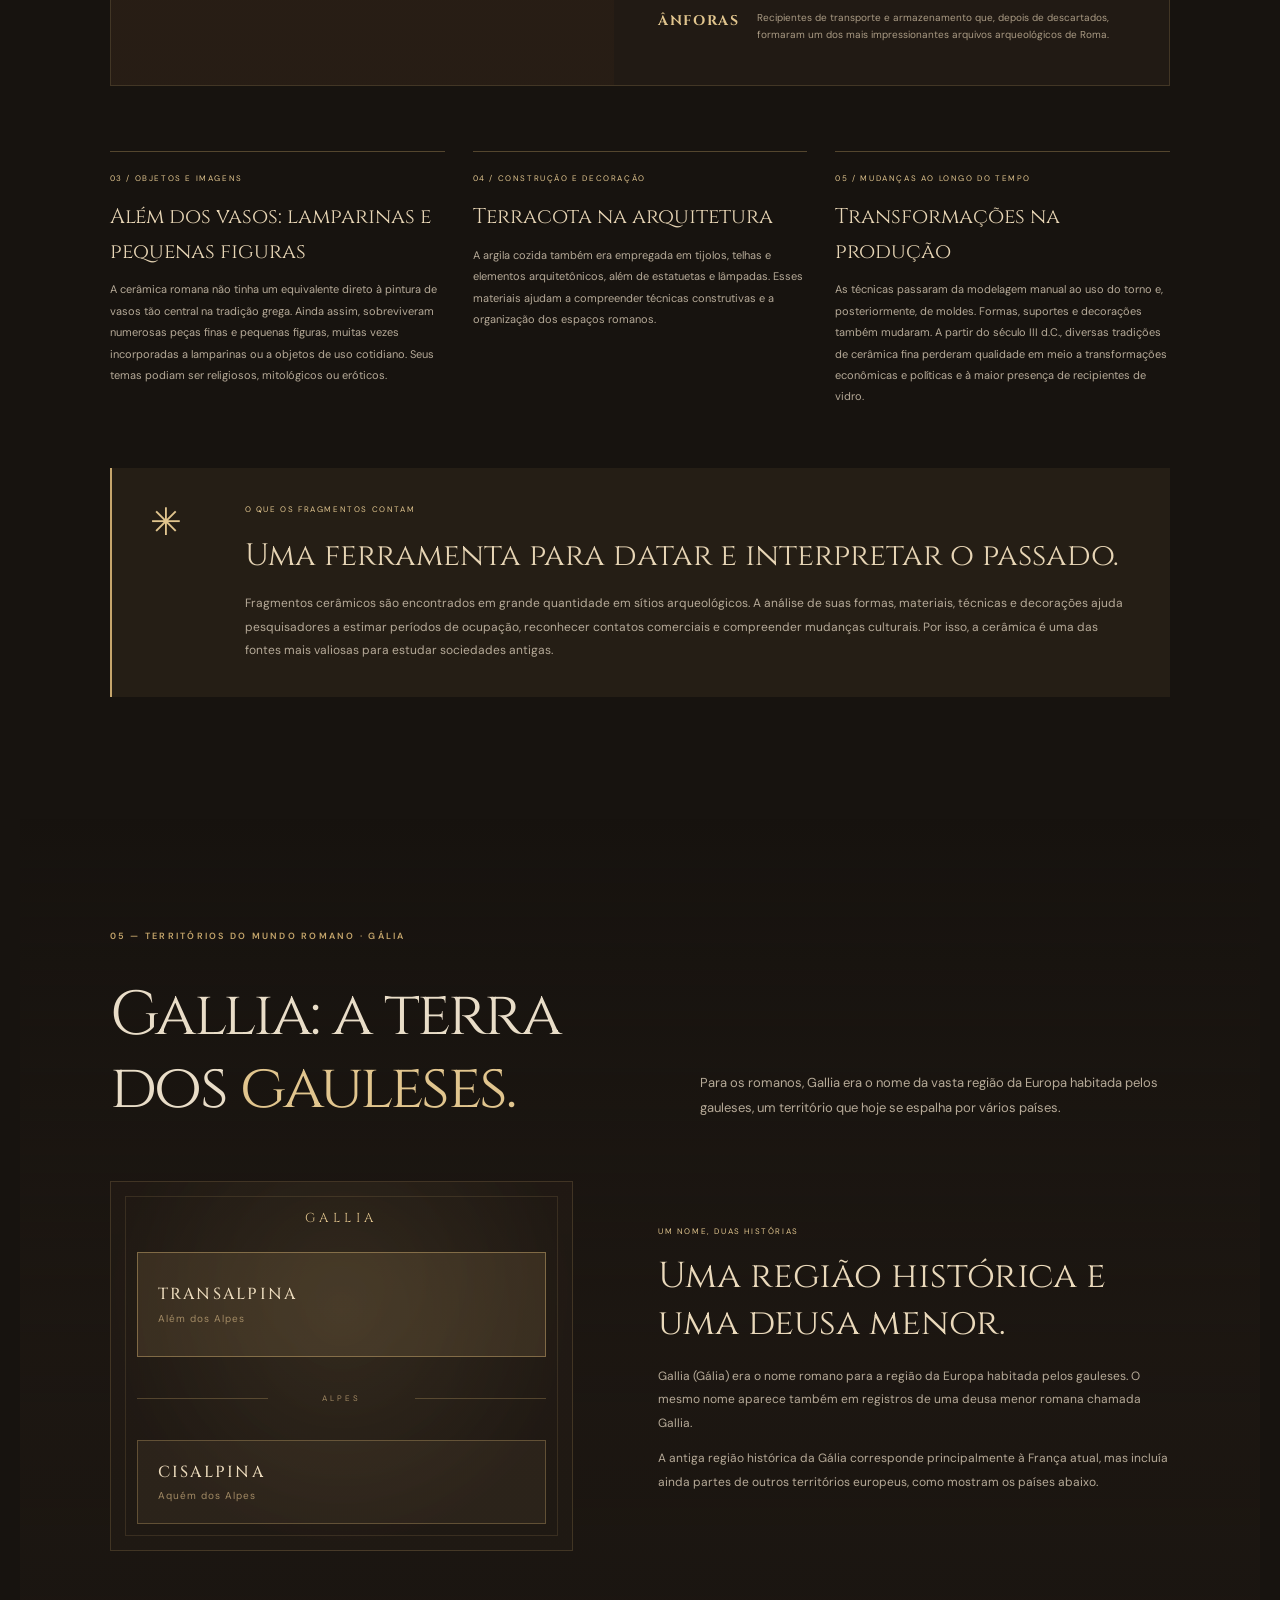
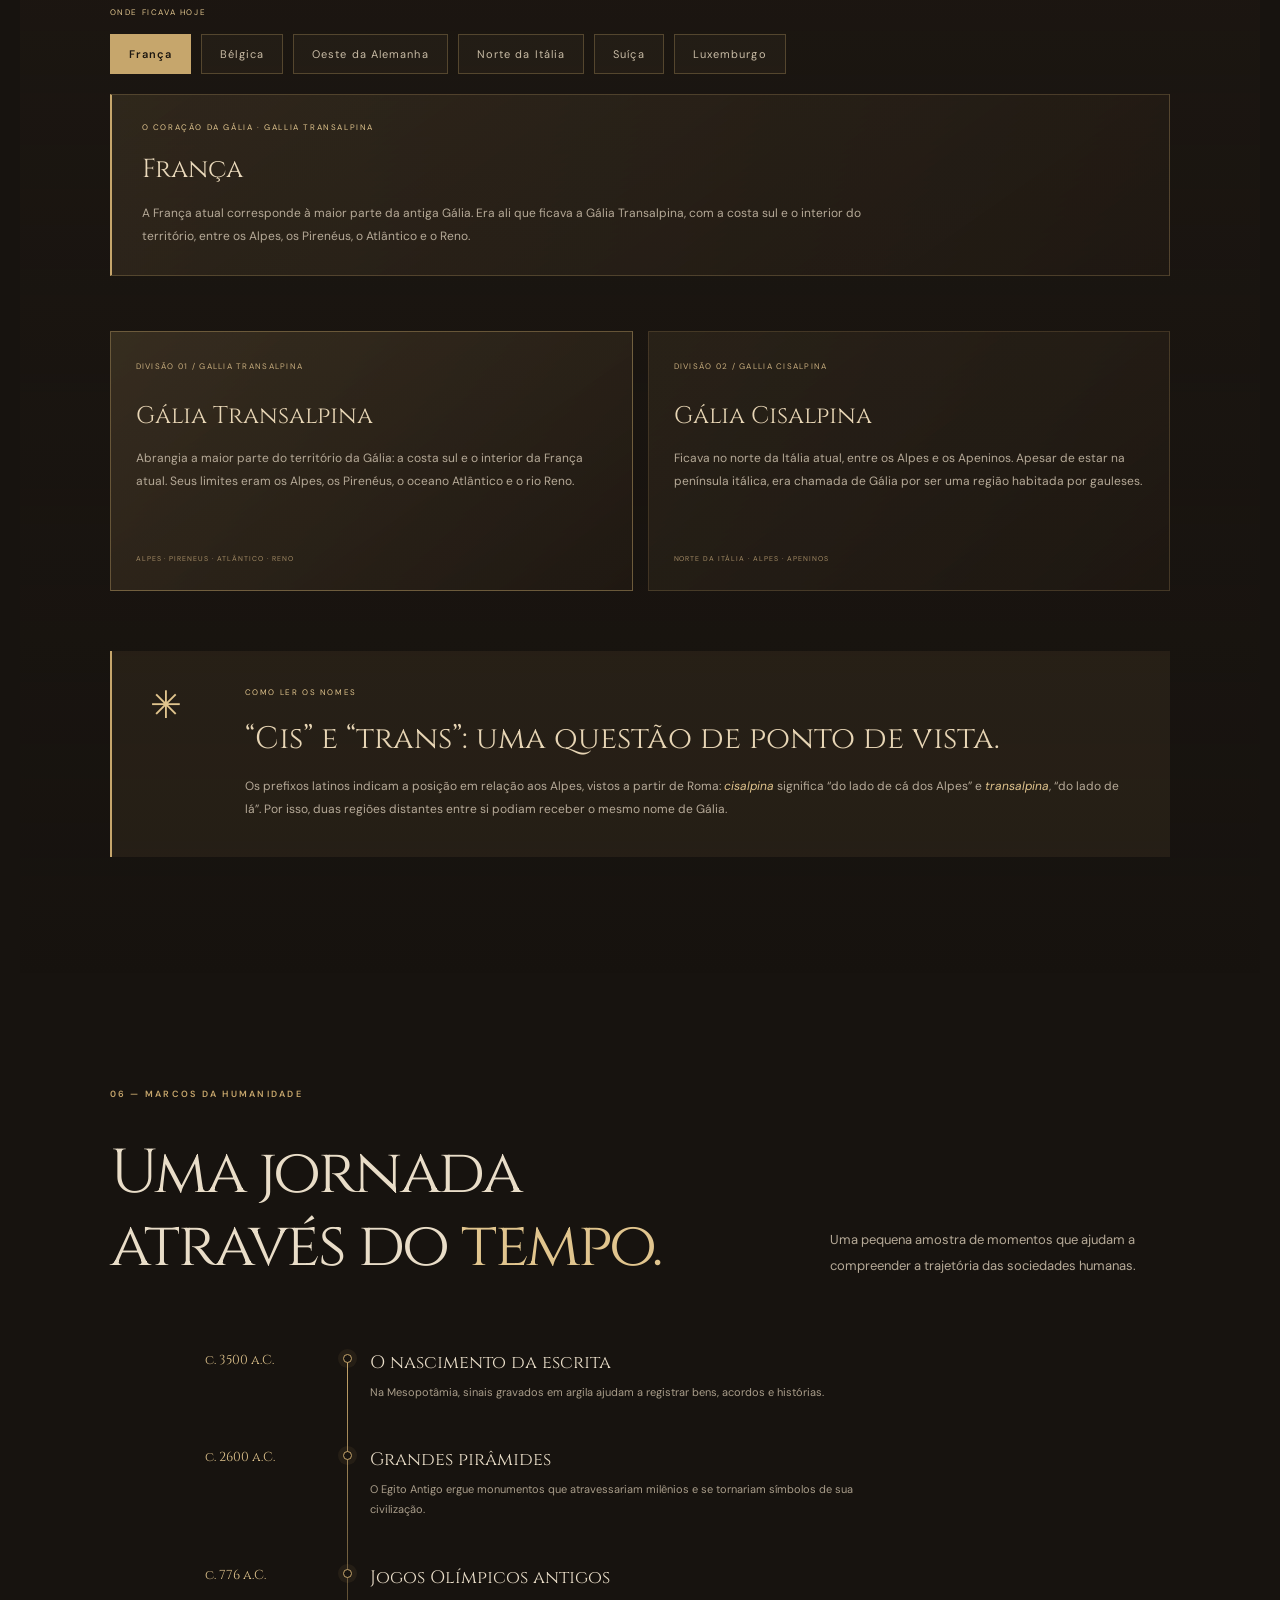
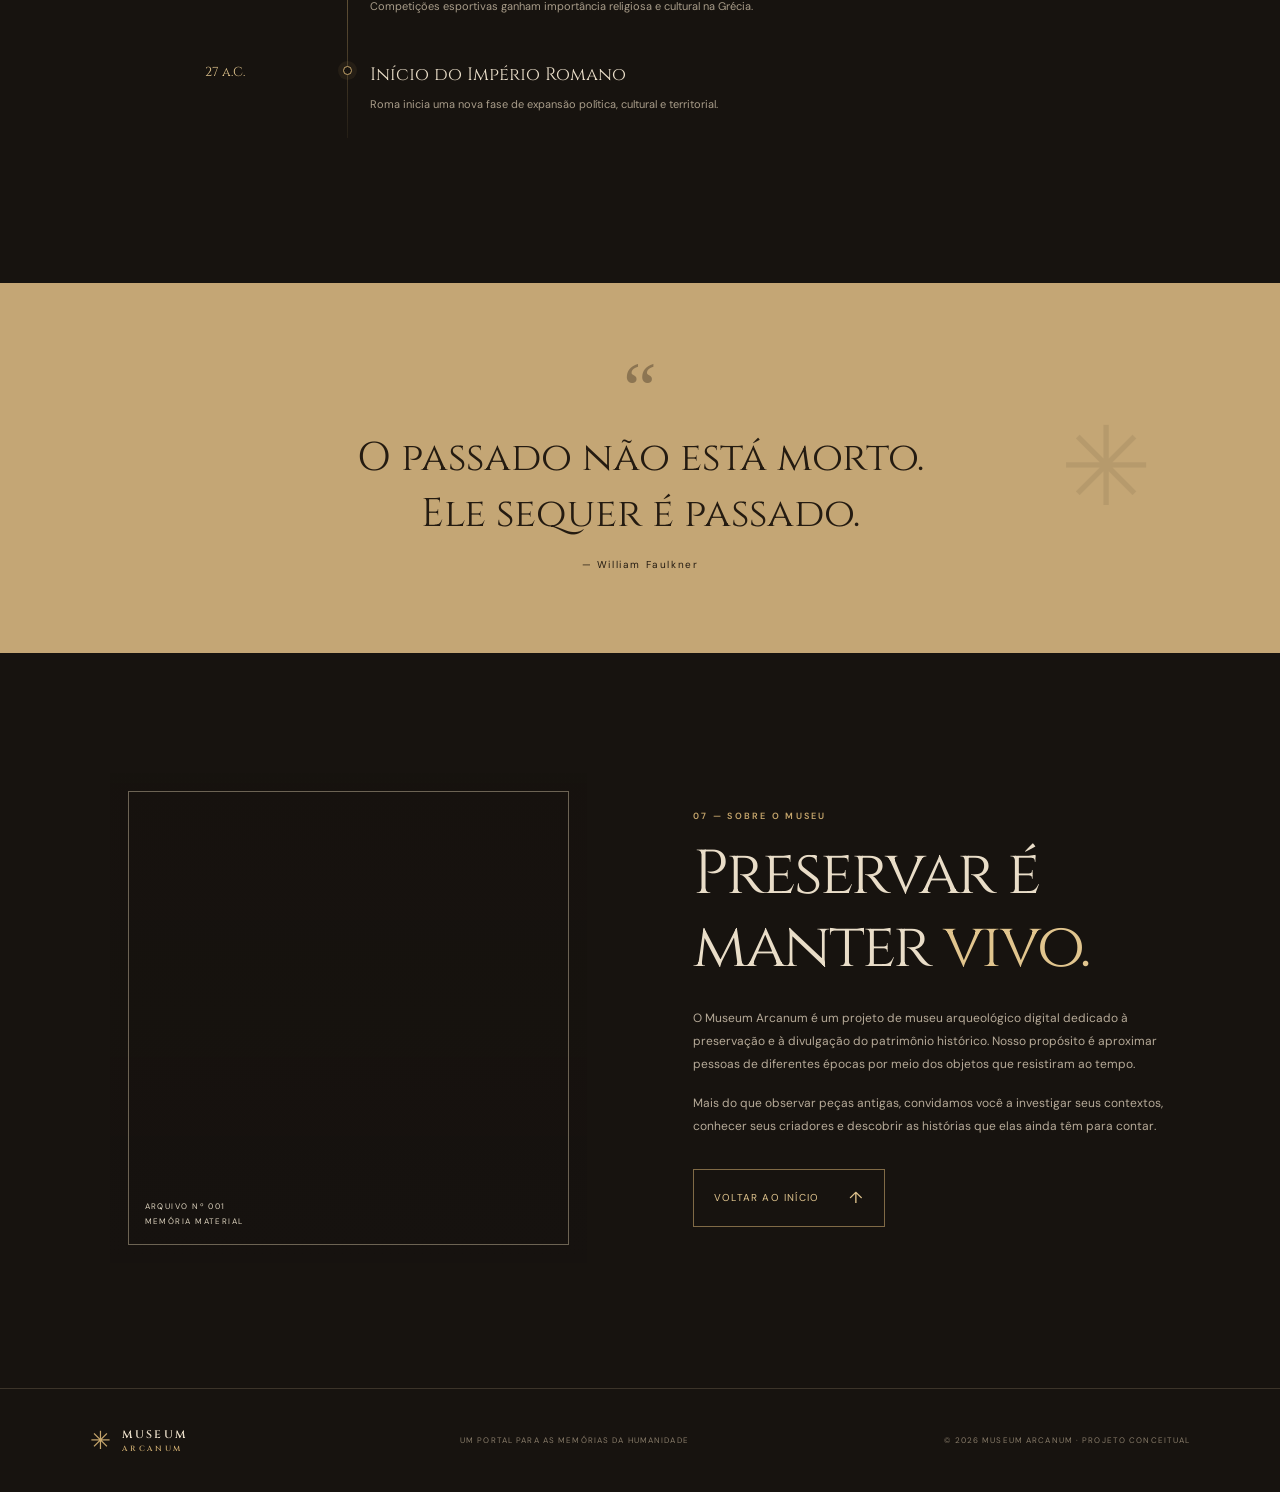
<file: index (3).html>
<!DOCTYPE html>
<html lang="pt-BR">
<head>
  <meta charset="UTF-8">
  <meta name="viewport" content="width=device-width, initial-scale=1.0">
  <meta name="theme-color" content="#17130f">
  <meta name="description" content="Museum Arcanum — uma jornada pela história das civilizações e seus artefatos.">
  <title>Museum Arcanum — Ecos da História</title>
  <link rel="preconnect" href="https://fonts.googleapis.com">
  <link rel="preconnect" href="https://fonts.gstatic.com" crossorigin>
  <link href="https://fonts.googleapis.com/css2?family=Cinzel:wght@400;500;600;700&family=DM+Sans:wght@400;500;600;700&display=swap" rel="stylesheet">
  <link rel="stylesheet" href="styles.css">
</head>
<body>
  <div class="ambient ambient-one"></div>
  <div class="ambient ambient-two"></div>
  <header class="site-header" id="top">
    <a class="brand" href="#inicio" aria-label="Museum Arcanum - início">
      <span class="brand-mark">✳</span>
      <span><strong>MUSEUM</strong><small>ARCANUM</small></span>
    </a>
    <button class="menu-toggle" id="menuToggle" aria-label="Abrir menu" aria-expanded="false"><span></span><span></span></button>
    <nav class="main-nav" id="mainNav">
      <a class="nav-link active" href="#inicio">Início</a>
      <a class="nav-link" href="#acervo">Acervo</a>
      <a class="nav-link" href="#civilizacoes">Civilizações</a>
      <a class="nav-link" href="#ceramica-romana">Roma Antiga</a>
      <a class="nav-link" href="#galia">Gália</a>
      <a class="nav-link" href="#jornada">Jornada histórica</a>
      <a class="nav-link" href="#sobre">O museu</a>
      <a class="nav-cta" href="#acervo">Explorar acervo <span>↗</span></a>
    </nav>
  </header>

  <main>
    <section class="hero" id="inicio">
      <div class="hero-image"></div>
      <div class="hero-content">
        <p class="eyebrow"><span></span> UM PORTAL PARA O PASSADO</p>
        <h1>O passado<br>nunca <em>silencia.</em></h1>
        <p class="hero-copy">Cada fragmento guarda uma história. Cada descoberta revela um mundo. Atravesse os séculos e conheça os vestígios das grandes civilizações.</p>
        <div class="hero-actions">
          <a class="button button-gold" href="#acervo">Explorar o acervo <span>↗</span></a>
          <a class="text-link" href="#sobre">Conheça o museu <span>→</span></a>
        </div>
      </div>
      <div class="hero-caption"><span>01 / 05</span><i></i><span>MEMÓRIAS DA HUMANIDADE</span></div>
      <div class="hero-seal">EST. MMXXIV<br><b>✳</b><br>HISTORIA<br>ET MEMORIA</div>
    </section>

    <section class="intro section-wrap">
      <div class="section-kicker">01 — UMA VIAGEM NO TEMPO</div>
      <div class="intro-grid">
        <h2>O que restou<br>do <em>tempo?</em></h2>
        <div class="intro-text">
          <p>Milhares de anos depois, pedras, metais, cerâmicas e inscrições continuam contando histórias. A arqueologia nos permite ouvir essas vozes e reconstruir capítulos esquecidos da humanidade.</p>
          <a class="underlined-link" href="#civilizacoes">Descubra as civilizações <span>↗</span></a>
        </div>
      </div>
      <div class="stats-row">
        <div><strong>4.500<span>+</span></strong><small>ANOS DE HISTÓRIA</small></div>
        <div><strong>12</strong><small>CIVILIZAÇÕES EM DESTAQUE</small></div>
        <div><strong>860<span>+</span></strong><small>PEÇAS CATALOGADAS</small></div>
        <div class="stats-note">“A história é escrita<br>pelos vestígios que deixamos.”</div>
      </div>
    </section>

    <section class="featured section-wrap" id="acervo">
      <div class="section-heading">
        <div><div class="section-kicker">02 — COLEÇÃO PERMANENTE</div><h2>Relíquias em <em>destaque</em></h2></div>
        <p>Objetos que atravessaram eras e sobreviveram para revelar os costumes, crenças e conhecimentos de seus povos.</p>
      </div>
      <div class="collection-tools">
        <label class="search-box"><span>⌕</span><input id="artifactSearch" type="search" placeholder="Buscar uma relíquia..." aria-label="Buscar artefatos"></label>
        <div class="filter-list" id="filters">
          <button class="filter-chip active" data-filter="todos">Todos</button>
          <button class="filter-chip" data-filter="Egito">Egito</button>
          <button class="filter-chip" data-filter="Grécia">Grécia</button>
          <button class="filter-chip" data-filter="Roma">Roma</button>
          <button class="filter-chip" data-filter="Mesopotâmia">Mesopotâmia</button>
        </div>
      </div>
      <div class="artifact-grid" id="artifactGrid">
        <article class="artifact-card" data-name="Máscara funerária de Tutancâmon" data-civilization="Egito" data-period="c. 1323 a.C." data-material="Ouro, vidro e pedras semipreciosas" data-description="Máscaras funerárias eram colocadas sobre o rosto dos governantes para proteger e preservar sua identidade na jornada para a vida após a morte. A famosa máscara de Tutancâmon é um dos símbolos mais reconhecidos do Egito Antigo." data-image="https://images.unsplash.com/photo-1568322445389-f64ac2515020?auto=format&fit=crop&w=1000&q=85">
          <button class="artifact-image" style="--image:url('https://images.unsplash.com/photo-1568322445389-f64ac2515020?auto=format&fit=crop&w=1000&q=85')" aria-label="Ver Máscara funerária"><span class="image-tag">EGITO ANTIGO</span><span class="view-icon">↗</span></button>
          <div class="artifact-info"><div class="artifact-meta"><span>c. 1323 a.C.</span><span>01 / 04</span></div><h3>Máscara funerária</h3><p>Ouro, eternidade e a jornada para o além.</p><button class="details-link">Conhecer relíquia <span>→</span></button></div>
        </article>
        <article class="artifact-card" data-name="Ânfora de figuras negras" data-civilization="Grécia" data-period="c. 530 a.C." data-material="Cerâmica pintada" data-description="As ânforas gregas eram utilizadas para armazenar líquidos e também funcionavam como suportes artísticos. Suas pinturas registravam mitos, competições atléticas e cenas do cotidiano." data-image="https://images.unsplash.com/photo-1577083552431-6e5fd01aa342?auto=format&fit=crop&w=1000&q=85">
          <button class="artifact-image" style="--image:url('https://images.unsplash.com/photo-1577083552431-6e5fd01aa342?auto=format&fit=crop&w=1000&q=85')" aria-label="Ver Ânfora grega"><span class="image-tag">GRÉCIA ANTIGA</span><span class="view-icon">↗</span></button>
          <div class="artifact-info"><div class="artifact-meta"><span>c. 530 a.C.</span><span>02 / 04</span></div><h3>Ânfora de figuras negras</h3><p>Mitos e cotidiano gravados na cerâmica.</p><button class="details-link">Conhecer relíquia <span>→</span></button></div>
        </article>
        <article class="artifact-card" data-name="Busto de mármore romano" data-civilization="Roma" data-period="Século II d.C." data-material="Mármore" data-description="Retratos em mármore eram uma forma de preservar a memória de imperadores, generais e cidadãos. O realismo dos bustos romanos valorizava marcas de expressão e sinais da idade." data-image="https://images.unsplash.com/photo-1603565816030-6b389eeb23cb?auto=format&fit=crop&w=1000&q=85">
          <button class="artifact-image" style="--image:url('https://images.unsplash.com/photo-1603565816030-6b389eeb23cb?auto=format&fit=crop&w=1000&q=85')" aria-label="Ver busto romano"><span class="image-tag">IMPÉRIO ROMANO</span><span class="view-icon">↗</span></button>
          <div class="artifact-info"><div class="artifact-meta"><span>Século II d.C.</span><span>03 / 04</span></div><h3>Busto de mármore</h3><p>O rosto como registro de poder e memória.</p><button class="details-link">Conhecer relíquia <span>→</span></button></div>
        </article>
        <article class="artifact-card" data-name="Tablete de escrita cuneiforme" data-civilization="Mesopotâmia" data-period="c. 2100 a.C." data-material="Argila cozida" data-description="A escrita cuneiforme surgiu na Mesopotâmia e foi registrada em tabletes de argila. Esses documentos guardavam desde transações comerciais até leis, poemas e narrativas míticas." data-image="https://static.srpcdigital.com/styles/1200x600/public/2025-09/1198384.jpeg.webp">
          <button class="artifact-image" style="--image:url('https://static.srpcdigital.com/styles/1200x600/public/2025-09/1198384.jpeg.webp')" aria-label="Ver tablete cuneiforme"><span class="image-tag">MESOPOTÂMIA</span><span class="view-icon">↗</span></button>
          <div class="artifact-info"><div class="artifact-meta"><span>c. 2100 a.C.</span><span>04 / 04</span></div><h3>Tablete cuneiforme</h3><p>Uma das primeiras formas de escrita da humanidade.</p><button class="details-link">Conhecer relíquia <span>→</span></button></div>
        </article>
      </div>
      <p class="empty-state" id="emptyState" hidden>Nenhuma relíquia encontrada. Tente outro termo ou filtro.</p>
      <div class="collection-footer"><span>ACERVO DIGITAL · SELEÇÃO CURATORIAL</span><a href="#civilizacoes">Continue explorando <span>↗</span></a></div>
    </section>

    <section class="civilizations-section" id="civilizacoes">
      <div class="section-wrap">
        <div class="section-heading light-heading">
          <div><div class="section-kicker">03 — GRANDES SOCIEDADES</div><h2>O mundo antes<br>de <em>nós.</em></h2></div>
          <p>Conheça povos que transformaram a maneira como construímos cidades, registramos ideias e compreendemos o mundo.</p>
        </div>
        <div class="civilization-grid">
          <a class="civilization-card egypt" href="#acervo"><span class="civ-number">01 / NORDESTE DA ÁFRICA</span><div><h3>Egito Antigo</h3><p>Faraós, monumentos e eternidade.</p><span class="round-arrow">↗</span></div></a>
          <a class="civilization-card greece" href="#acervo"><span class="civ-number">02 / MEDITERRÂNEO</span><div><h3>Grécia Antiga</h3><p>Filosofia, arte e mitologia.</p><span class="round-arrow">↗</span></div></a>
          <a class="civilization-card mesopotamia" href="#acervo"><span class="civ-number">03 / CRESCENTE FÉRTIL</span><div><h3>Mesopotâmia</h3><p>As primeiras cidades e escritas.</p><span class="round-arrow">↗</span></div></a>
        </div>
      </div>
    </section>

    <section class="roman-ceramics-section section-wrap" id="ceramica-romana">
      <div class="section-kicker">04 — CULTURA MATERIAL · ROMA ANTIGA</div>
      <div class="section-heading roman-heading">
        <div><h2>O cotidiano<br>moldado em <em>argila.</em></h2></div>
        <p>Na Roma Antiga, a cerâmica estava presente em quase todos os aspectos da vida: da cozinha e do comércio às refeições formais, à iluminação e à arquitetura.</p>
      </div>

      <div class="roman-intro-grid">
        <div class="roman-feature-image" role="img" aria-label="Conjunto de vasos e recipientes de cerâmica antiga"></div>
        <div class="roman-intro-copy">
          <span class="roman-overline">UM IMPÉRIO DE RECIPIENTES</span>
          <h3>Produzida em grande escala, encontrada por todo o Império.</h3>
          <p>A cerâmica romana era fabricada em quantidades enormes, sobretudo para fins utilitários. Ânforas, potes, pratos e tigelas circulavam por diferentes regiões, acompanhando o transporte de alimentos e mercadorias e revelando hábitos de consumo e redes comerciais.</p>
          <p>Por ser tão comum e resistente, a cerâmica tornou-se um dos materiais mais importantes para arqueólogos que estudam e interpretam sítios romanos.</p>
        </div>
      </div>

      <div class="roman-category-grid">
        <article class="roman-category-card">
          <span class="roman-card-number">01 / USO COTIDIANO</span>
          <h3>Cerâmica grosseira</h3>
          <p>Potes, panelas, pratos e tigelas usados para cozinhar, armazenar, transportar alimentos e, em alguns casos, servir refeições. Muitas dessas peças eram produzidas e adquiridas localmente, de acordo com as necessidades de cada comunidade.</p>
          <span class="roman-card-note">COZINHA · ARMAZENAMENTO · TRANSPORTE</span>
        </article>
        <article class="roman-category-card featured-category">
          <span class="roman-card-number">02 / SERVIR E APRESENTAR</span>
          <h3>Cerâmica fina</h3>
          <p>Recipientes mais elegantes e decorativos, destinados a servir alimentos e compor mesas em refeições formais. Algumas classes eram produzidas em oficinas especializadas e comercializadas a longas distâncias, entre províncias do Império.</p>
          <span class="roman-card-note">MESA · PRESTÍGIO · COMÉRCIO</span>
        </article>
        <article class="roman-category-card">
          <span class="roman-card-number">03 / PRODUÇÃO ESPECIALIZADA</span>
          <h3>Terra sigillata</h3>
          <p>Uma das classes mais conhecidas de cerâmica fina romana. Era fabricada em grandes complexos de oficinas, com processos organizados e peças padronizadas. A decoração em relevo, muitas vezes moldada, podia dialogar com formas valorizadas na ourivesaria e no trabalho em metal.</p>
          <span class="roman-card-note">OFICINAS · MOLDES · RELEVO</span>
        </article>
      </div>

      <div class="testaccio-panel">
        <div class="testaccio-image" role="img" aria-label="Monte Testaccio, colina formada por fragmentos de ânforas em Roma"></div>
        <div class="testaccio-copy">
          <span class="roman-overline">UM MONUMENTO FEITO DE DESCARTES</span>
          <h3>Monte Testaccio: a colina das ânforas.</h3>
          <p>Em Roma, o Monte Testaccio é um enorme depósito arqueológico formado quase inteiramente por fragmentos de ânforas quebradas. Muitos desses recipientes estavam ligados ao transporte de azeite, especialmente o que chegava da Hispânia.</p>
          <p>O azeite tinha múltiplas funções: era usado na cozinha, na iluminação e também nos banhos. O monte preserva, assim, vestígios materiais do abastecimento e do consumo em larga escala na capital do Império.</p>
          <div class="testaccio-fact"><strong>ÂNFORAS</strong><span>Recipientes de transporte e armazenamento que, depois de descartados, formaram um dos mais impressionantes arquivos arqueológicos de Roma.</span></div>
        </div>
      </div>

      <div class="roman-details-grid">
        <article class="roman-detail">
          <span class="roman-overline">03 / OBJETOS E IMAGENS</span>
          <h3>Além dos vasos: lamparinas e pequenas figuras</h3>
          <p>A cerâmica romana não tinha um equivalente direto à pintura de vasos tão central na tradição grega. Ainda assim, sobreviveram numerosas peças finas e pequenas figuras, muitas vezes incorporadas a lamparinas ou a objetos de uso cotidiano. Seus temas podiam ser religiosos, mitológicos ou eróticos.</p>
        </article>
        <article class="roman-detail">
          <span class="roman-overline">04 / CONSTRUÇÃO E DECORAÇÃO</span>
          <h3>Terracota na arquitetura</h3>
          <p>A argila cozida também era empregada em tijolos, telhas e elementos arquitetônicos, além de estatuetas e lâmpadas. Esses materiais ajudam a compreender técnicas construtivas e a organização dos espaços romanos.</p>
        </article>
        <article class="roman-detail">
          <span class="roman-overline">05 / MUDANÇAS AO LONGO DO TEMPO</span>
          <h3>Transformações na produção</h3>
          <p>As técnicas passaram da modelagem manual ao uso do torno e, posteriormente, de moldes. Formas, suportes e decorações também mudaram. A partir do século III d.C., diversas tradições de cerâmica fina perderam qualidade em meio a transformações econômicas e políticas e à maior presença de recipientes de vidro.</p>
        </article>
      </div>

      <div class="archaeology-note">
        <span class="archaeology-symbol">✳</span>
        <div><span class="roman-overline">O QUE OS FRAGMENTOS CONTAM</span><h3>Uma ferramenta para datar e interpretar o passado.</h3><p>Fragmentos cerâmicos são encontrados em grande quantidade em sítios arqueológicos. A análise de suas formas, materiais, técnicas e decorações ajuda pesquisadores a estimar períodos de ocupação, reconhecer contatos comerciais e compreender mudanças culturais. Por isso, a cerâmica é uma das fontes mais valiosas para estudar sociedades antigas.</p></div>
      </div>
    </section>

    <section class="gallia-section section-wrap" id="galia">
      <div class="section-kicker">05 — TERRITÓRIOS DO MUNDO ROMANO · GÁLIA</div>
      <div class="section-heading roman-heading">
        <div><h2>Gallia: a terra<br>dos <em>gauleses.</em></h2></div>
        <p>Para os romanos, Gallia era o nome da vasta região da Europa habitada pelos gauleses, um território que hoje se espalha por vários países.</p>
      </div>

      <div class="gallia-intro-grid">
        <div class="gallia-map" role="img" aria-label="Esquema das duas grandes divisões da Gália: Cisalpina e Transalpina">
          <span class="gallia-map-label">GALLIA</span>
          <div class="gallia-map-zone zone-trans"><b>TRANSALPINA</b><small>Além dos Alpes</small></div>
          <div class="gallia-map-alps">ALPES</div>
          <div class="gallia-map-zone zone-cis"><b>CISALPINA</b><small>Aquém dos Alpes</small></div>
        </div>
        <div class="roman-intro-copy">
          <span class="roman-overline">UM NOME, DUAS HISTÓRIAS</span>
          <h3>Uma região histórica e uma deusa menor.</h3>
          <p>Gallia (Gália) era o nome romano para a região da Europa habitada pelos gauleses. O mesmo nome aparece também em registros de uma deusa menor romana chamada Gallia.</p>
          <p>A antiga região histórica da Gália corresponde principalmente à França atual, mas incluía ainda partes de outros territórios europeus, como mostram os países abaixo.</p>
        </div>
      </div>

      <div class="gallia-modern">
        <span class="roman-overline">ONDE FICAVA HOJE</span>
        <div class="gallia-chips" role="tablist" aria-label="Territórios da antiga Gália">
          <button type="button" class="gallia-chip active" role="tab" aria-selected="true" data-region="franca">França</button>
          <button type="button" class="gallia-chip" role="tab" aria-selected="false" data-region="belgica">Bélgica</button>
          <button type="button" class="gallia-chip" role="tab" aria-selected="false" data-region="alemanha">Oeste da Alemanha</button>
          <button type="button" class="gallia-chip" role="tab" aria-selected="false" data-region="italia">Norte da Itália</button>
          <button type="button" class="gallia-chip" role="tab" aria-selected="false" data-region="suica">Suíça</button>
          <button type="button" class="gallia-chip" role="tab" aria-selected="false" data-region="luxemburgo">Luxemburgo</button>
        </div>
        <div class="gallia-region-panel" id="galliaPanel" role="tabpanel" aria-live="polite">
          <span class="roman-overline" id="galliaPanelTag"></span>
          <h3 id="galliaPanelTitle"></h3>
          <p id="galliaPanelText"></p>
        </div>
      </div>

      <div class="gallia-division-grid">
        <article class="roman-category-card featured-category">
          <span class="roman-card-number">DIVISÃO 01 / GALLIA TRANSALPINA</span>
          <h3>Gália Transalpina</h3>
          <p>Abrangia a maior parte do território da Gália: a costa sul e o interior da França atual. Seus limites eram os Alpes, os Pirenéus, o oceano Atlântico e o rio Reno.</p>
          <span class="roman-card-note">ALPES · PIRENEUS · ATLÂNTICO · RENO</span>
        </article>
        <article class="roman-category-card">
          <span class="roman-card-number">DIVISÃO 02 / GALLIA CISALPINA</span>
          <h3>Gália Cisalpina</h3>
          <p>Ficava no norte da Itália atual, entre os Alpes e os Apeninos. Apesar de estar na península itálica, era chamada de Gália por ser uma região habitada por gauleses.</p>
          <span class="roman-card-note">NORTE DA ITÁLIA · ALPES · APENINOS</span>
        </article>
      </div>

      <div class="archaeology-note">
        <span class="archaeology-symbol">✳</span>
        <div><span class="roman-overline">COMO LER OS NOMES</span><h3>“Cis” e “trans”: uma questão de ponto de vista.</h3><p>Os prefixos latinos indicam a posição em relação aos Alpes, vistos a partir de Roma: <em>cisalpina</em> significa “do lado de cá dos Alpes” e <em>transalpina</em>, “do lado de lá”. Por isso, duas regiões distantes entre si podiam receber o mesmo nome de Gália.</p></div>
      </div>
    </section>

    <section class="timeline-section section-wrap" id="jornada">
      <div class="section-kicker">06 — MARCOS DA HUMANIDADE</div>
      <div class="section-heading"><h2>Uma jornada<br>através do <em>tempo.</em></h2><p>Uma pequena amostra de momentos que ajudam a compreender a trajetória das sociedades humanas.</p></div>
      <div class="timeline">
        <div class="timeline-line"></div>
        <article class="timeline-item"><span class="timeline-date">c. 3500 a.C.</span><div class="timeline-dot"></div><div><h3>O nascimento da escrita</h3><p>Na Mesopotâmia, sinais gravados em argila ajudam a registrar bens, acordos e histórias.</p></div></article>
        <article class="timeline-item"><span class="timeline-date">c. 2600 a.C.</span><div class="timeline-dot"></div><div><h3>Grandes pirâmides</h3><p>O Egito Antigo ergue monumentos que atravessariam milênios e se tornariam símbolos de sua civilização.</p></div></article>
        <article class="timeline-item"><span class="timeline-date">c. 776 a.C.</span><div class="timeline-dot"></div><div><h3>Jogos Olímpicos antigos</h3><p>Competições esportivas ganham importância religiosa e cultural na Grécia.</p></div></article>
        <article class="timeline-item"><span class="timeline-date">27 a.C.</span><div class="timeline-dot"></div><div><h3>Início do Império Romano</h3><p>Roma inicia uma nova fase de expansão política, cultural e territorial.</p></div></article>
      </div>
    </section>

    <section class="quote-section">
      <div class="quote-mark">“</div>
      <blockquote>O passado não está morto.<br>Ele sequer é passado.</blockquote>
      <p>— William Faulkner</p>
      <div class="quote-ornament">✳</div>
    </section>

    <section class="about-section section-wrap" id="sobre">
      <div class="about-image"><div class="about-image-label">ARQUIVO Nº 001<br>MEMÓRIA MATERIAL</div></div>
      <div class="about-copy"><div class="section-kicker">07 — SOBRE O MUSEU</div><h2>Preservar é<br>manter <em>vivo.</em></h2><p>O Museum Arcanum é um projeto de museu arqueológico digital dedicado à preservação e à divulgação do patrimônio histórico. Nosso propósito é aproximar pessoas de diferentes épocas por meio dos objetos que resistiram ao tempo.</p><p>Mais do que observar peças antigas, convidamos você a investigar seus contextos, conhecer seus criadores e descobrir as histórias que elas ainda têm para contar.</p><a class="button button-outline" href="#inicio">Voltar ao início <span>↑</span></a></div>
    </section>
  </main>

  <footer class="site-footer">
    <a class="brand footer-brand" href="#inicio"><span class="brand-mark">✳</span><span><strong>MUSEUM</strong><small>ARCANUM</small></span></a>
    <p>UM PORTAL PARA AS MEMÓRIAS DA HUMANIDADE</p>
    <span>© 2026 MUSEUM ARCANUM · PROJETO CONCEITUAL</span>
  </footer>

  <div class="modal" id="artifactModal" aria-hidden="true" role="dialog" aria-modal="true" aria-labelledby="modalTitle">
    <div class="modal-backdrop" data-close></div>
    <div class="modal-panel">
      <button class="modal-close" data-close aria-label="Fechar">×</button>
      <div class="modal-image" id="modalImage"></div>
      <div class="modal-content"><span class="section-kicker" id="modalCivilization"></span><h2 id="modalTitle"></h2><div class="modal-meta" id="modalMeta"></div><p id="modalDescription"></p><div class="modal-note">MUSEUM ARCANUM <span>·</span> CATÁLOGO DIGITAL</div></div>
    </div>
  </div>
  <script src="script.js"></script>
  <script>
    (function(){
      var regions={
        franca:{tag:"O CORAÇÃO DA GÁLIA · GALLIA TRANSALPINA",title:"França",text:"A França atual corresponde à maior parte da antiga Gália. Era ali que ficava a Gália Transalpina, com a costa sul e o interior do território, entre os Alpes, os Pirenéus, o Atlântico e o Reno."},
        belgica:{tag:"TERRITÓRIO DOS BELGAS",title:"Bélgica",text:"Parte da atual Bélgica integrava a Gália setentrional, região associada aos belgas. O nome Bélgica ainda guarda a lembrança dessa antiga denominação romana."},
        alemanha:{tag:"A MARGEM DO RENO",title:"Oeste da Alemanha",text:"O rio Reno servia como limite da Gália. As terras do oeste da Alemanha atual, na região do Reno, faziam parte desse espaço de fronteira entre o mundo gaulês e os povos germânicos."},
        italia:{tag:"GALLIA CISALPINA",title:"Norte da Itália",text:"Entre os Alpes e os Apeninos ficava a Gália Cisalpina. Embora estivesse na península itálica, era chamada de Gália por ser habitada por gauleses."},
        suica:{tag:"ALPES · FRONTEIRA ORIENTAL",title:"Suíça",text:"A região da atual Suíça, nos Alpes, também fazia parte da antiga Gália. Os Alpes eram um dos grandes limites naturais do território e separavam a Transalpina da Cisalpina."},
        luxemburgo:{tag:"UM PEQUENO TERRITÓRIO",title:"Luxemburgo",text:"Embora seja um dos menores países da Europa, Luxemburgo também estava dentro da área da antiga Gália, ao lado da Bélgica e da região do Reno."}
      };
      var chips=document.querySelectorAll('.gallia-chip');
      var tag=document.getElementById('galliaPanelTag'),title=document.getElementById('galliaPanelTitle'),text=document.getElementById('galliaPanelText');
      if(!chips.length||!tag)return;
      function show(key){
        var r=regions[key];if(!r)return;
        tag.textContent=r.tag;title.textContent=r.title;text.textContent=r.text;
        chips.forEach(function(c){var on=c.dataset.region===key;c.classList.toggle('active',on);c.setAttribute('aria-selected',on?'true':'false');});
      }
      chips.forEach(function(c){c.addEventListener('click',function(){show(c.dataset.region);});});
      show('franca');
    })();
  </script>

</body>
</html>
</file>
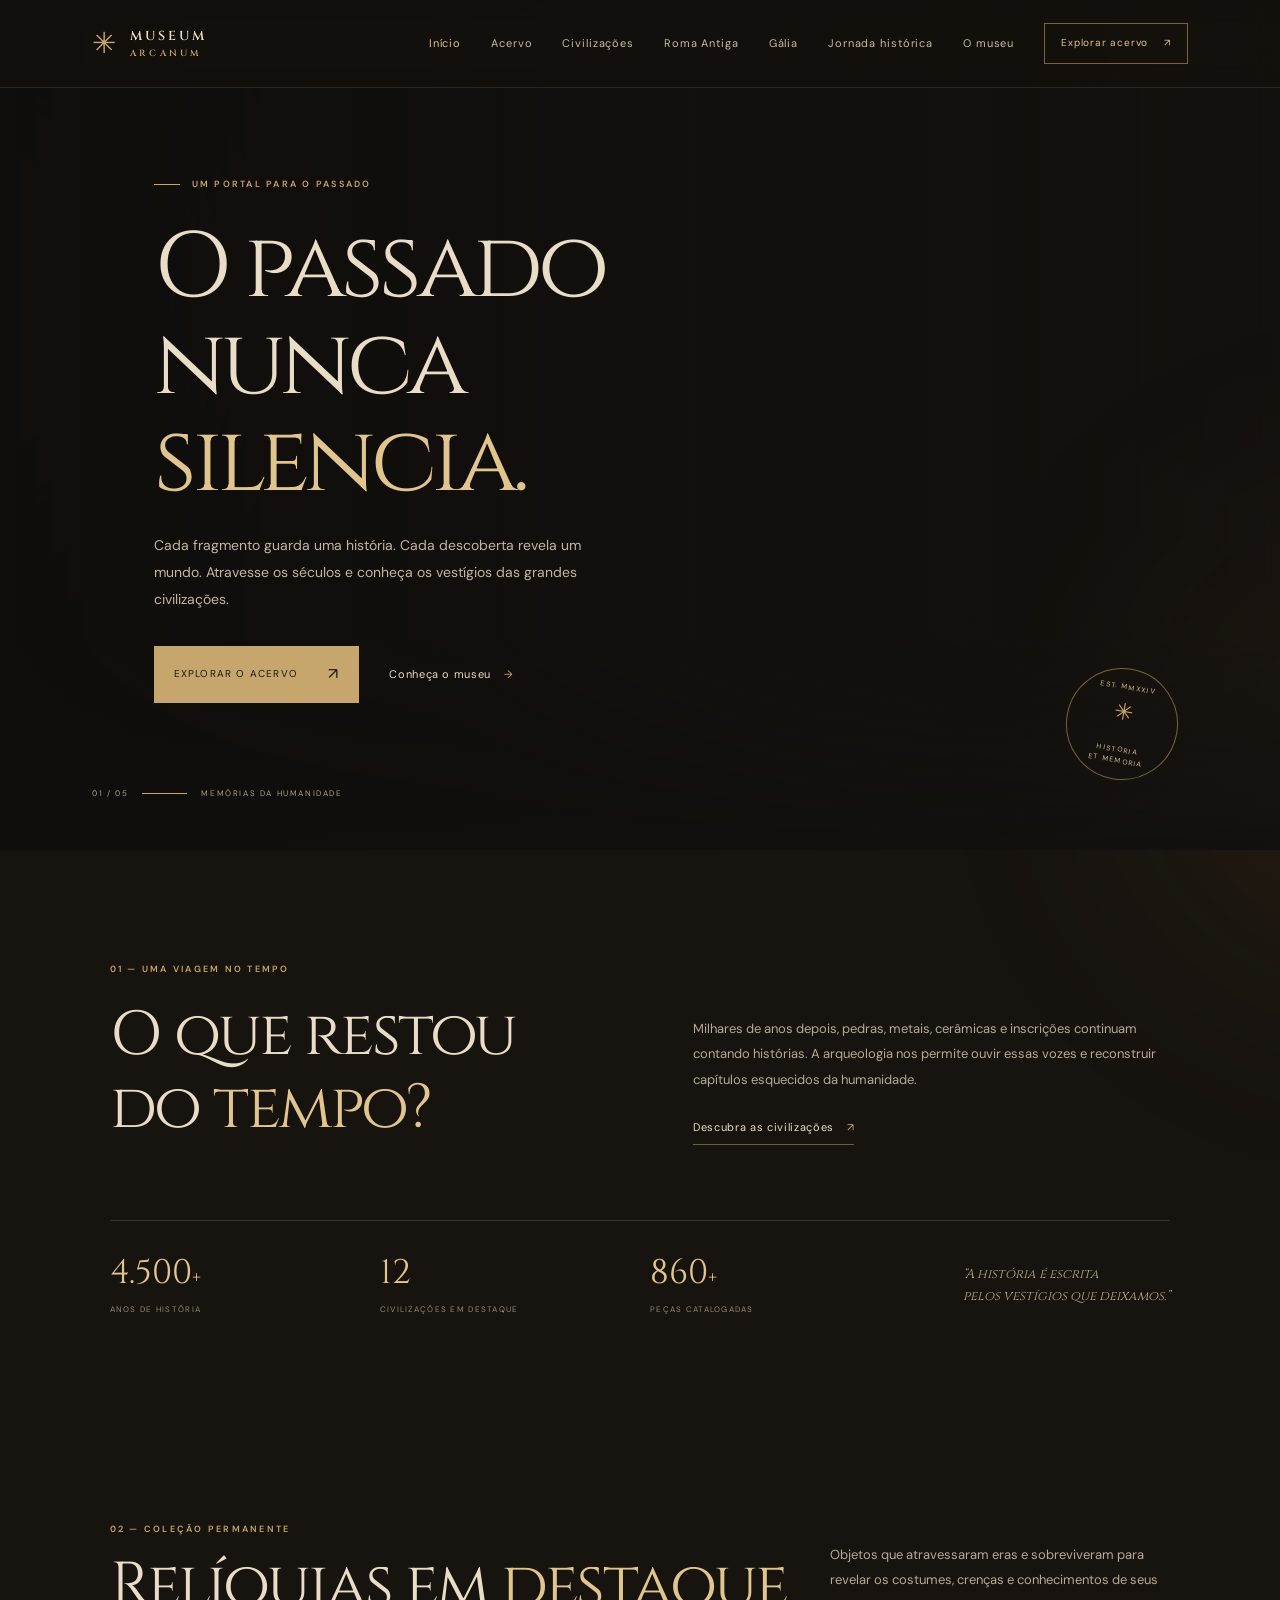
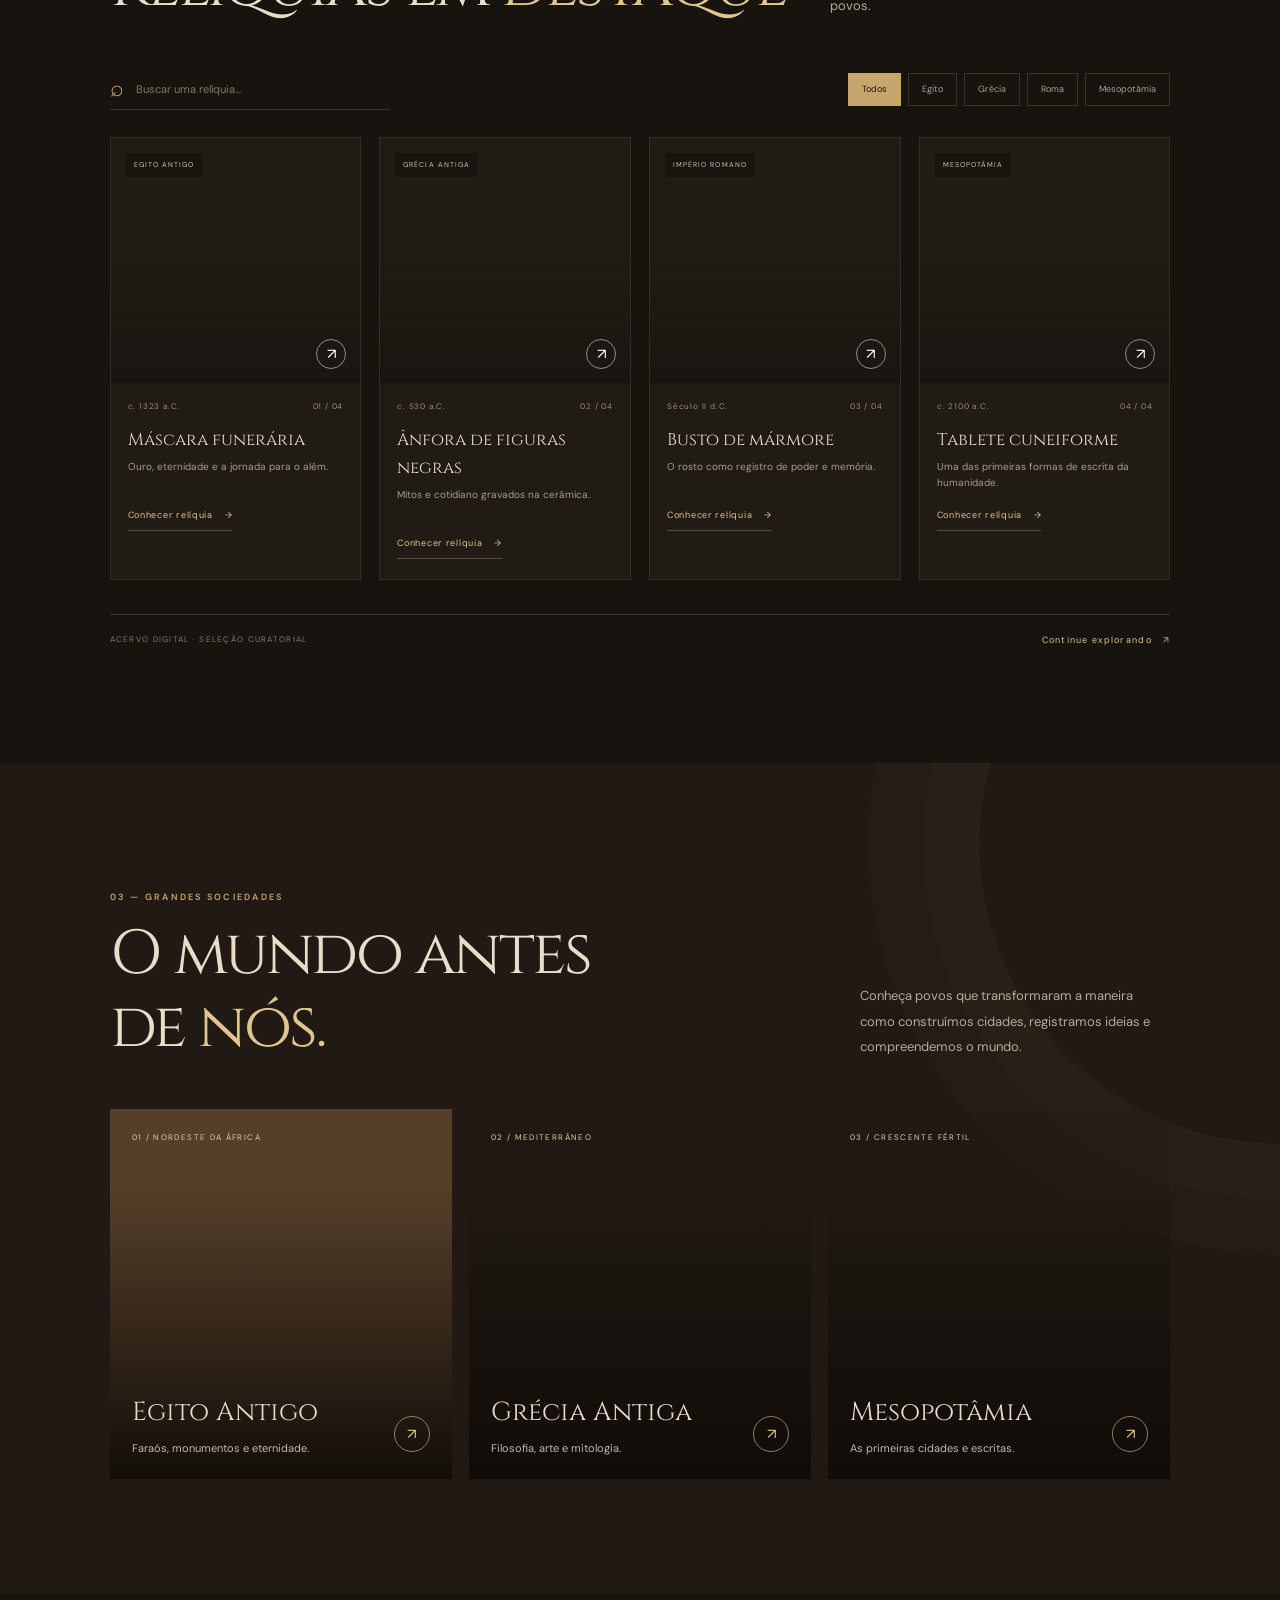
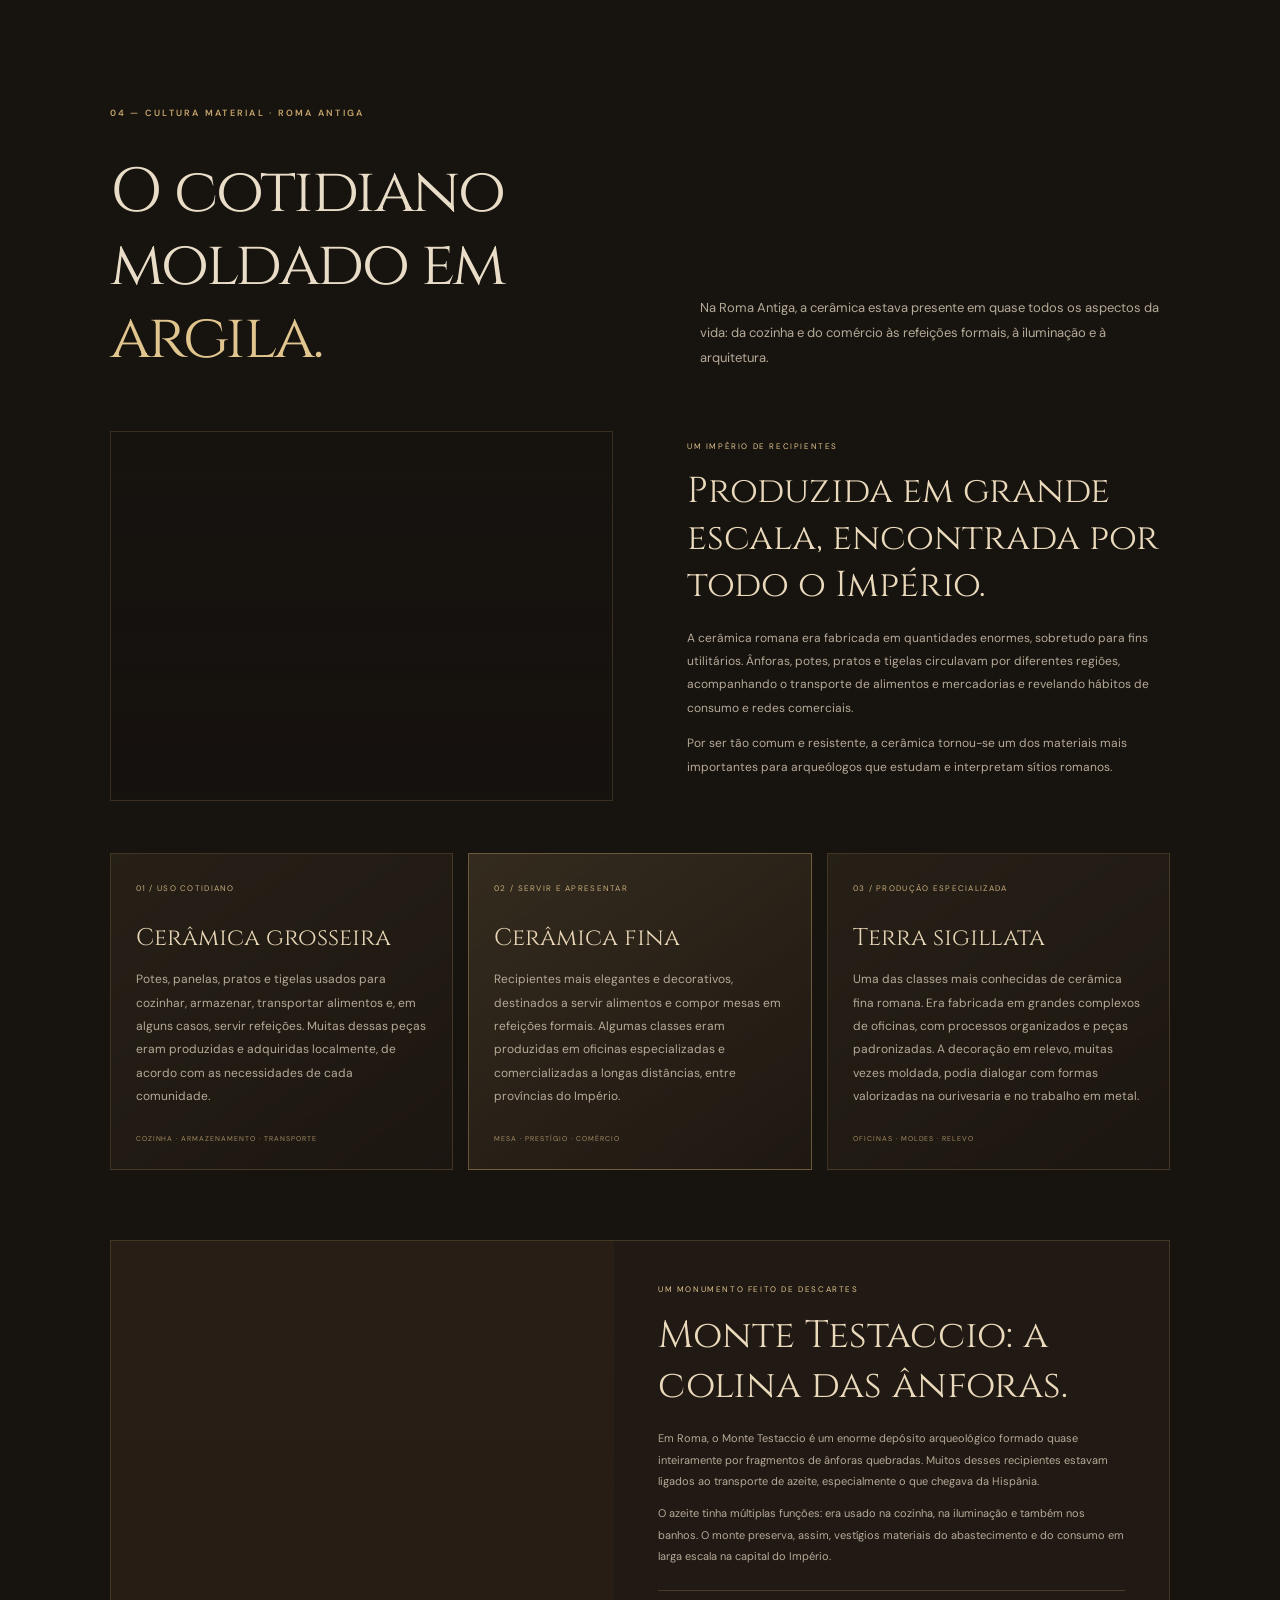
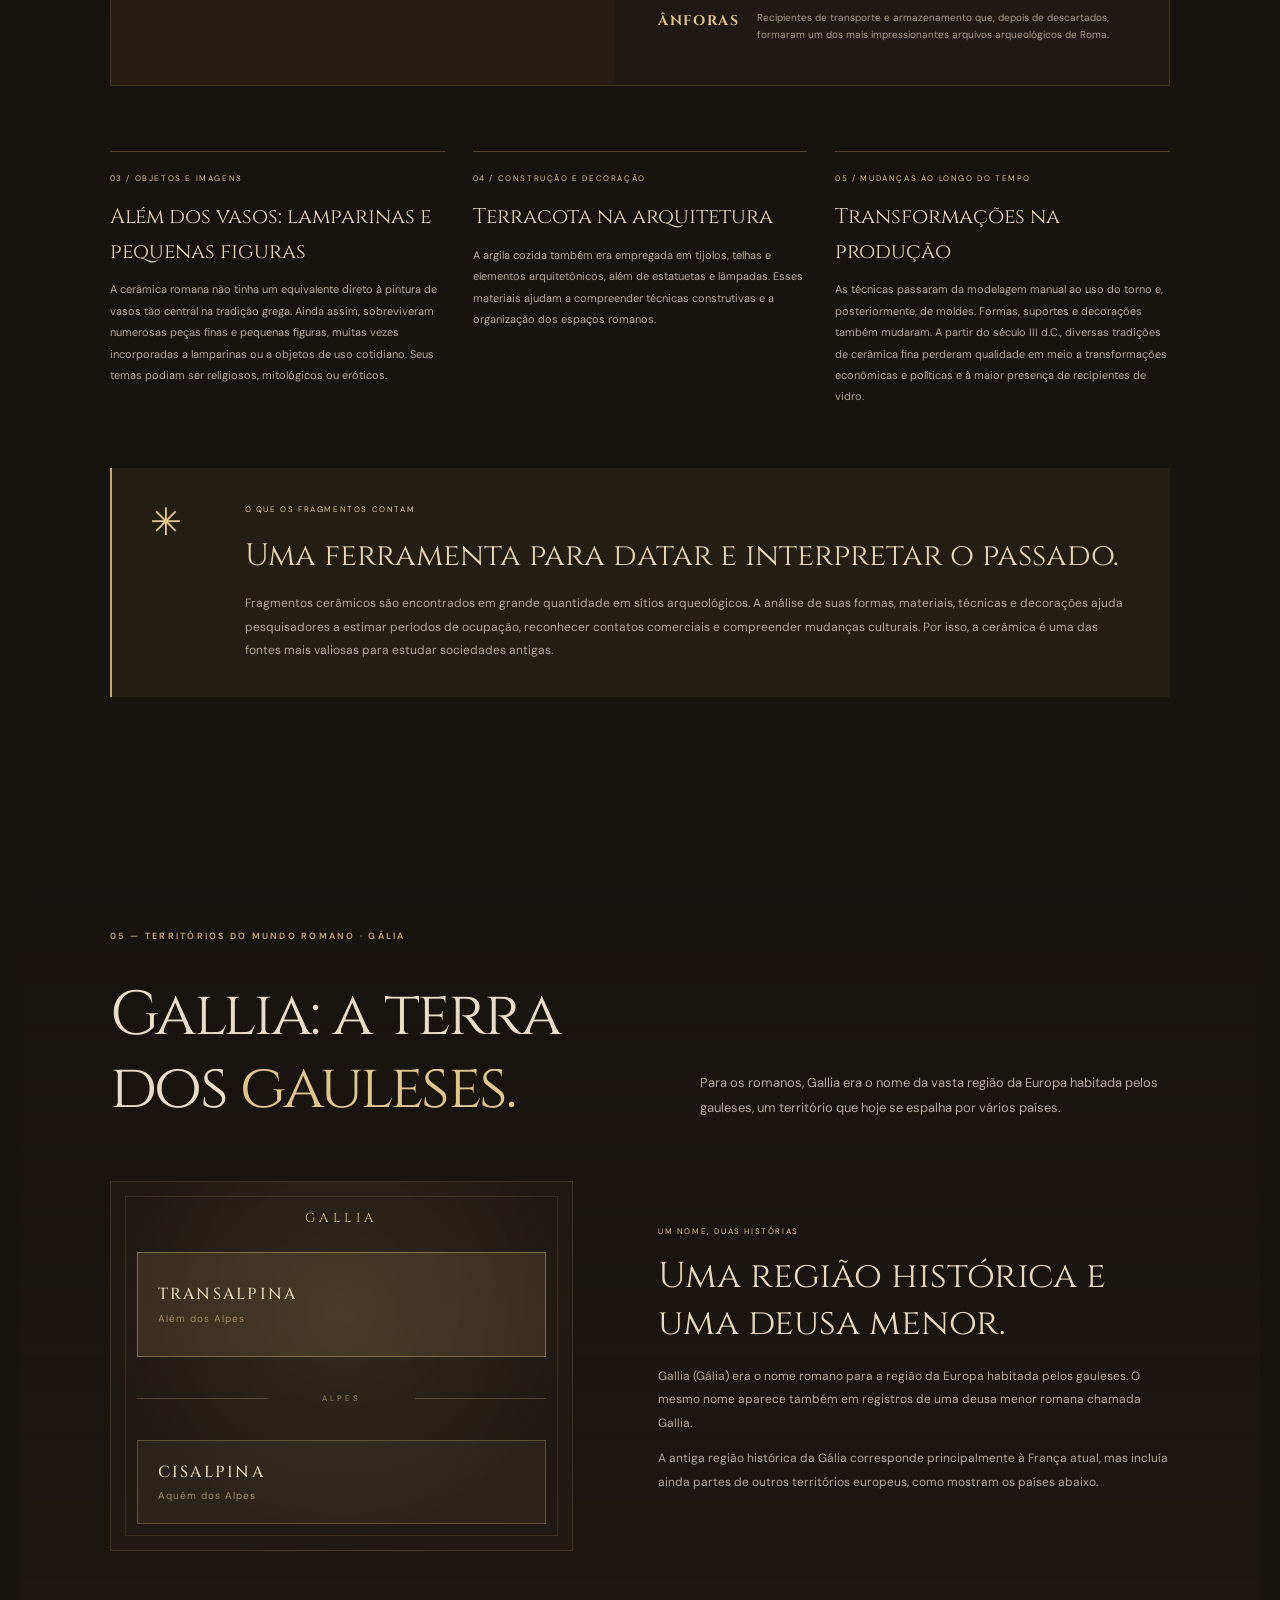
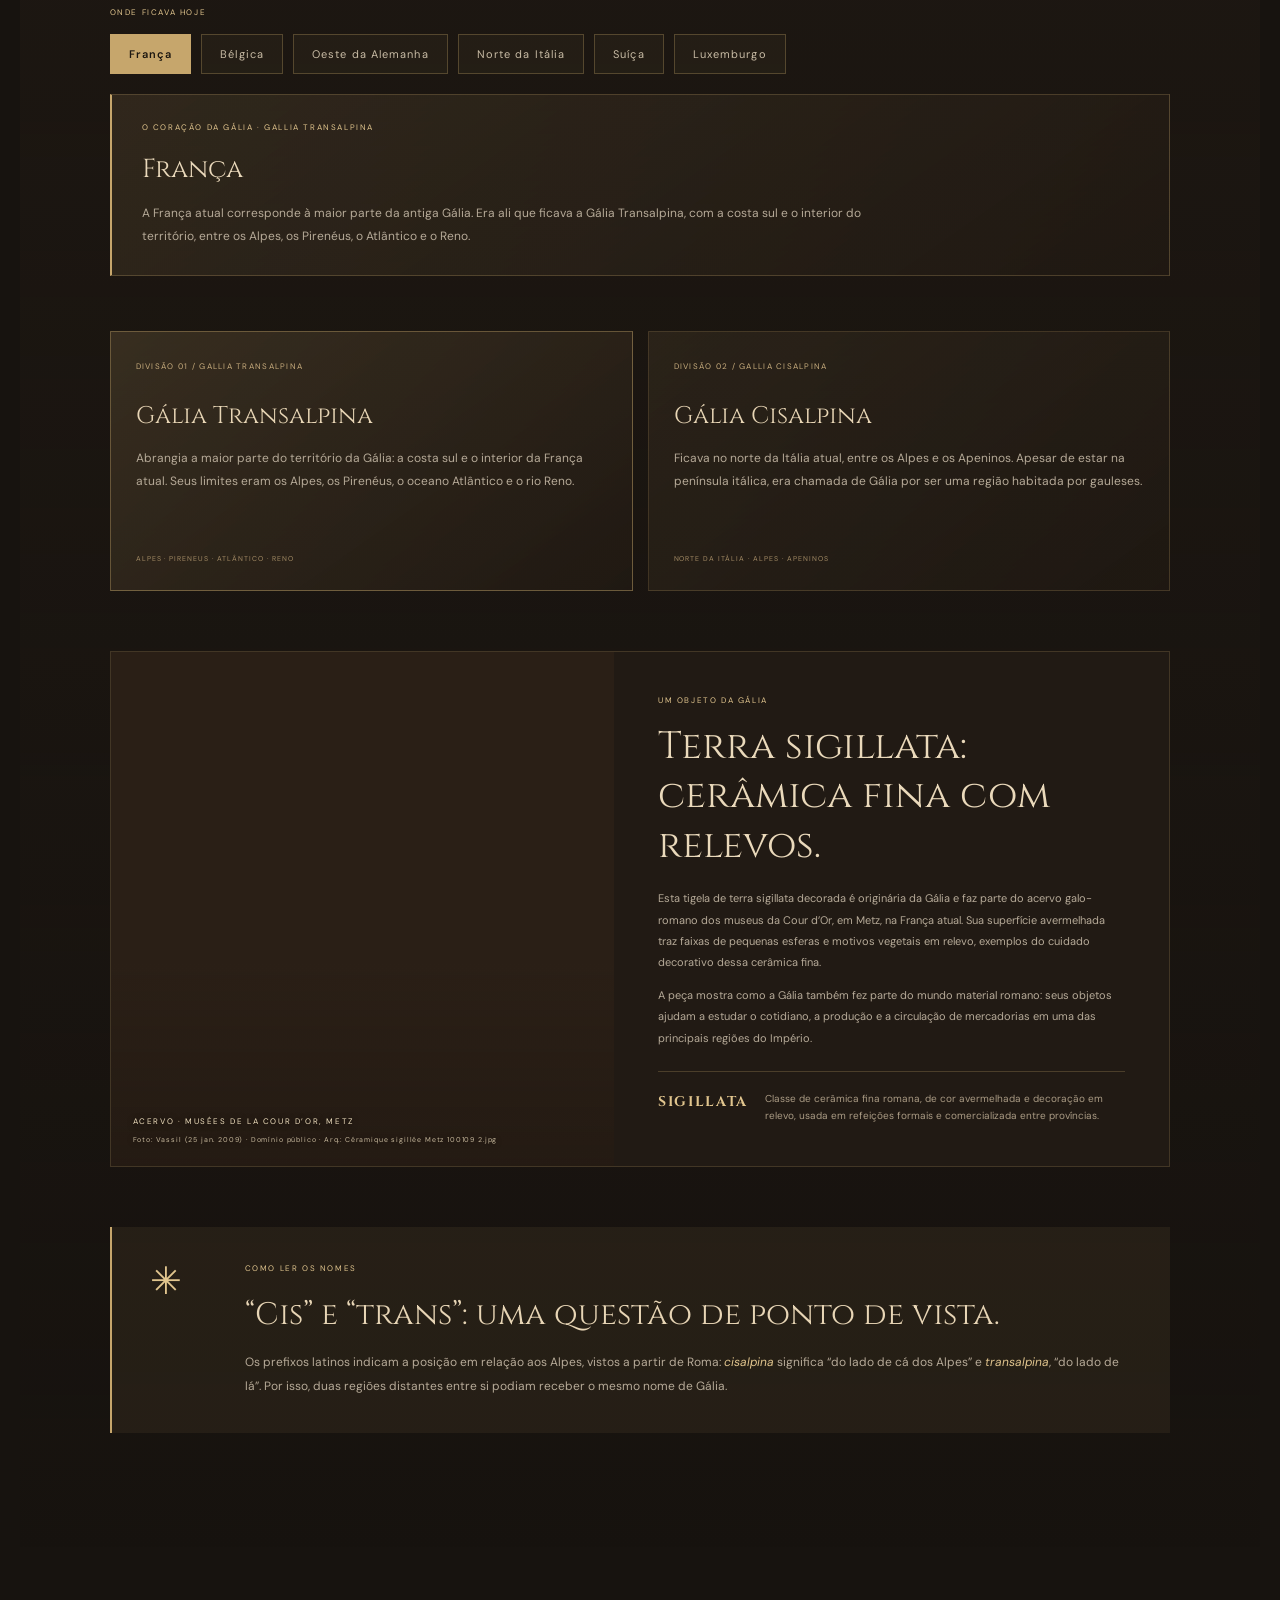
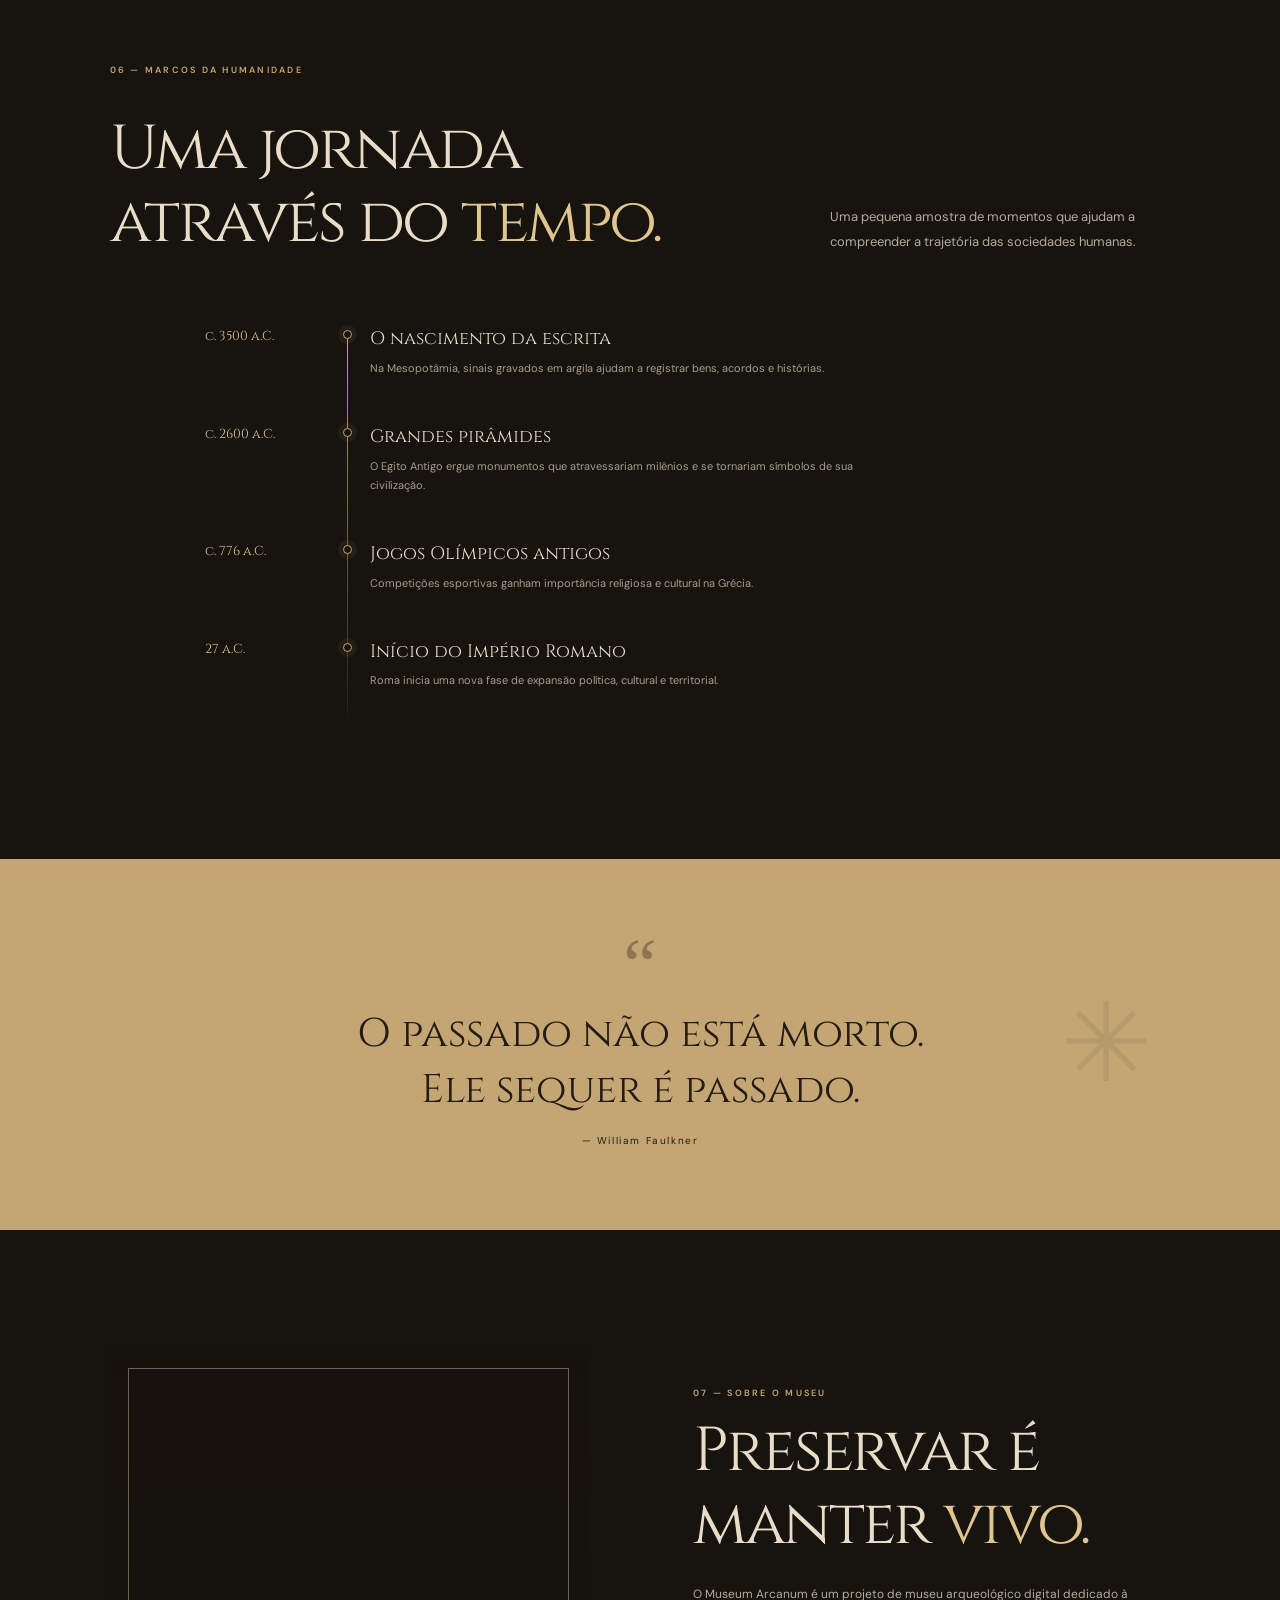
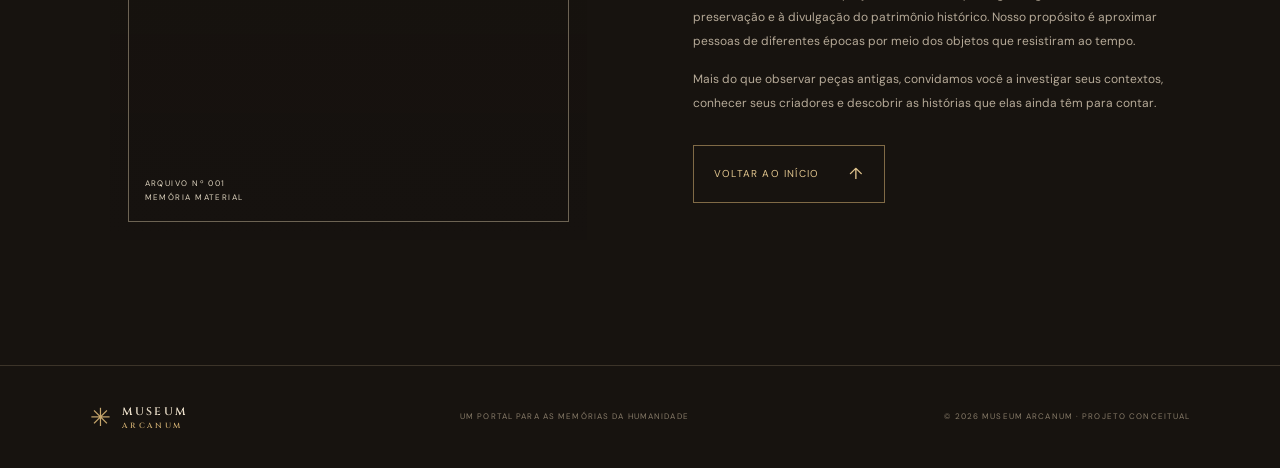
<file: index (5).html>
<!DOCTYPE html>
<html lang="pt-BR">
<head>
  <meta charset="UTF-8">
  <meta name="viewport" content="width=device-width, initial-scale=1.0">
  <meta name="theme-color" content="#17130f">
  <meta name="description" content="Museum Arcanum — uma jornada pela história das civilizações e seus artefatos.">
  <title>Museum Arcanum — Ecos da História</title>
  <link rel="preconnect" href="https://fonts.googleapis.com">
  <link rel="preconnect" href="https://fonts.gstatic.com" crossorigin>
  <link href="https://fonts.googleapis.com/css2?family=Cinzel:wght@400;500;600;700&family=DM+Sans:wght@400;500;600;700&display=swap" rel="stylesheet">
  <link rel="stylesheet" href="styles.css">
</head>
<body>
  <div class="ambient ambient-one"></div>
  <div class="ambient ambient-two"></div>
  <header class="site-header" id="top">
    <a class="brand" href="#inicio" aria-label="Museum Arcanum - início">
      <span class="brand-mark">✳</span>
      <span><strong>MUSEUM</strong><small>ARCANUM</small></span>
    </a>
    <button class="menu-toggle" id="menuToggle" aria-label="Abrir menu" aria-expanded="false"><span></span><span></span></button>
    <nav class="main-nav" id="mainNav">
      <a class="nav-link active" href="#inicio">Início</a>
      <a class="nav-link" href="#acervo">Acervo</a>
      <a class="nav-link" href="#civilizacoes">Civilizações</a>
      <a class="nav-link" href="#ceramica-romana">Roma Antiga</a>
      <a class="nav-link" href="#galia">Gália</a>
      <a class="nav-link" href="#jornada">Jornada histórica</a>
      <a class="nav-link" href="#sobre">O museu</a>
      <a class="nav-cta" href="#acervo">Explorar acervo <span>↗</span></a>
    </nav>
  </header>

  <main>
    <section class="hero" id="inicio">
      <div class="hero-image"></div>
      <div class="hero-content">
        <p class="eyebrow"><span></span> UM PORTAL PARA O PASSADO</p>
        <h1>O passado<br>nunca <em>silencia.</em></h1>
        <p class="hero-copy">Cada fragmento guarda uma história. Cada descoberta revela um mundo. Atravesse os séculos e conheça os vestígios das grandes civilizações.</p>
        <div class="hero-actions">
          <a class="button button-gold" href="#acervo">Explorar o acervo <span>↗</span></a>
          <a class="text-link" href="#sobre">Conheça o museu <span>→</span></a>
        </div>
      </div>
      <div class="hero-caption"><span>01 / 05</span><i></i><span>MEMÓRIAS DA HUMANIDADE</span></div>
      <div class="hero-seal">EST. MMXXIV<br><b>✳</b><br>HISTORIA<br>ET MEMORIA</div>
    </section>

    <section class="intro section-wrap">
      <div class="section-kicker">01 — UMA VIAGEM NO TEMPO</div>
      <div class="intro-grid">
        <h2>O que restou<br>do <em>tempo?</em></h2>
        <div class="intro-text">
          <p>Milhares de anos depois, pedras, metais, cerâmicas e inscrições continuam contando histórias. A arqueologia nos permite ouvir essas vozes e reconstruir capítulos esquecidos da humanidade.</p>
          <a class="underlined-link" href="#civilizacoes">Descubra as civilizações <span>↗</span></a>
        </div>
      </div>
      <div class="stats-row">
        <div><strong>4.500<span>+</span></strong><small>ANOS DE HISTÓRIA</small></div>
        <div><strong>12</strong><small>CIVILIZAÇÕES EM DESTAQUE</small></div>
        <div><strong>860<span>+</span></strong><small>PEÇAS CATALOGADAS</small></div>
        <div class="stats-note">“A história é escrita<br>pelos vestígios que deixamos.”</div>
      </div>
    </section>

    <section class="featured section-wrap" id="acervo">
      <div class="section-heading">
        <div><div class="section-kicker">02 — COLEÇÃO PERMANENTE</div><h2>Relíquias em <em>destaque</em></h2></div>
        <p>Objetos que atravessaram eras e sobreviveram para revelar os costumes, crenças e conhecimentos de seus povos.</p>
      </div>
      <div class="collection-tools">
        <label class="search-box"><span>⌕</span><input id="artifactSearch" type="search" placeholder="Buscar uma relíquia..." aria-label="Buscar artefatos"></label>
        <div class="filter-list" id="filters">
          <button class="filter-chip active" data-filter="todos">Todos</button>
          <button class="filter-chip" data-filter="Egito">Egito</button>
          <button class="filter-chip" data-filter="Grécia">Grécia</button>
          <button class="filter-chip" data-filter="Roma">Roma</button>
          <button class="filter-chip" data-filter="Mesopotâmia">Mesopotâmia</button>
        </div>
      </div>
      <div class="artifact-grid" id="artifactGrid">
        <article class="artifact-card" data-name="Máscara funerária de Tutancâmon" data-civilization="Egito" data-period="c. 1323 a.C." data-material="Ouro, vidro e pedras semipreciosas" data-description="Máscaras funerárias eram colocadas sobre o rosto dos governantes para proteger e preservar sua identidade na jornada para a vida após a morte. A famosa máscara de Tutancâmon é um dos símbolos mais reconhecidos do Egito Antigo." data-image="https://images.unsplash.com/photo-1568322445389-f64ac2515020?auto=format&fit=crop&w=1000&q=85">
          <button class="artifact-image" style="--image:url('https://images.unsplash.com/photo-1568322445389-f64ac2515020?auto=format&fit=crop&w=1000&q=85')" aria-label="Ver Máscara funerária"><span class="image-tag">EGITO ANTIGO</span><span class="view-icon">↗</span></button>
          <div class="artifact-info"><div class="artifact-meta"><span>c. 1323 a.C.</span><span>01 / 04</span></div><h3>Máscara funerária</h3><p>Ouro, eternidade e a jornada para o além.</p><button class="details-link">Conhecer relíquia <span>→</span></button></div>
        </article>
        <article class="artifact-card" data-name="Ânfora de figuras negras" data-civilization="Grécia" data-period="c. 530 a.C." data-material="Cerâmica pintada" data-description="As ânforas gregas eram utilizadas para armazenar líquidos e também funcionavam como suportes artísticos. Suas pinturas registravam mitos, competições atléticas e cenas do cotidiano." data-image="https://images.unsplash.com/photo-1577083552431-6e5fd01aa342?auto=format&fit=crop&w=1000&q=85">
          <button class="artifact-image" style="--image:url('https://images.unsplash.com/photo-1577083552431-6e5fd01aa342?auto=format&fit=crop&w=1000&q=85')" aria-label="Ver Ânfora grega"><span class="image-tag">GRÉCIA ANTIGA</span><span class="view-icon">↗</span></button>
          <div class="artifact-info"><div class="artifact-meta"><span>c. 530 a.C.</span><span>02 / 04</span></div><h3>Ânfora de figuras negras</h3><p>Mitos e cotidiano gravados na cerâmica.</p><button class="details-link">Conhecer relíquia <span>→</span></button></div>
        </article>
        <article class="artifact-card" data-name="Busto de mármore romano" data-civilization="Roma" data-period="Século II d.C." data-material="Mármore" data-description="Retratos em mármore eram uma forma de preservar a memória de imperadores, generais e cidadãos. O realismo dos bustos romanos valorizava marcas de expressão e sinais da idade." data-image="https://images.unsplash.com/photo-1603565816030-6b389eeb23cb?auto=format&fit=crop&w=1000&q=85">
          <button class="artifact-image" style="--image:url('https://images.unsplash.com/photo-1603565816030-6b389eeb23cb?auto=format&fit=crop&w=1000&q=85')" aria-label="Ver busto romano"><span class="image-tag">IMPÉRIO ROMANO</span><span class="view-icon">↗</span></button>
          <div class="artifact-info"><div class="artifact-meta"><span>Século II d.C.</span><span>03 / 04</span></div><h3>Busto de mármore</h3><p>O rosto como registro de poder e memória.</p><button class="details-link">Conhecer relíquia <span>→</span></button></div>
        </article>
        <article class="artifact-card" data-name="Tablete de escrita cuneiforme" data-civilization="Mesopotâmia" data-period="c. 2100 a.C." data-material="Argila cozida" data-description="A escrita cuneiforme surgiu na Mesopotâmia e foi registrada em tabletes de argila. Esses documentos guardavam desde transações comerciais até leis, poemas e narrativas míticas." data-image="https://static.srpcdigital.com/styles/1200x600/public/2025-09/1198384.jpeg.webp">
          <button class="artifact-image" style="--image:url('https://static.srpcdigital.com/styles/1200x600/public/2025-09/1198384.jpeg.webp')" aria-label="Ver tablete cuneiforme"><span class="image-tag">MESOPOTÂMIA</span><span class="view-icon">↗</span></button>
          <div class="artifact-info"><div class="artifact-meta"><span>c. 2100 a.C.</span><span>04 / 04</span></div><h3>Tablete cuneiforme</h3><p>Uma das primeiras formas de escrita da humanidade.</p><button class="details-link">Conhecer relíquia <span>→</span></button></div>
        </article>
      </div>
      <p class="empty-state" id="emptyState" hidden>Nenhuma relíquia encontrada. Tente outro termo ou filtro.</p>
      <div class="collection-footer"><span>ACERVO DIGITAL · SELEÇÃO CURATORIAL</span><a href="#civilizacoes">Continue explorando <span>↗</span></a></div>
    </section>

    <section class="civilizations-section" id="civilizacoes">
      <div class="section-wrap">
        <div class="section-heading light-heading">
          <div><div class="section-kicker">03 — GRANDES SOCIEDADES</div><h2>O mundo antes<br>de <em>nós.</em></h2></div>
          <p>Conheça povos que transformaram a maneira como construímos cidades, registramos ideias e compreendemos o mundo.</p>
        </div>
        <div class="civilization-grid">
          <a class="civilization-card egypt" href="#acervo"><span class="civ-number">01 / NORDESTE DA ÁFRICA</span><div><h3>Egito Antigo</h3><p>Faraós, monumentos e eternidade.</p><span class="round-arrow">↗</span></div></a>
          <a class="civilization-card greece" href="#acervo"><span class="civ-number">02 / MEDITERRÂNEO</span><div><h3>Grécia Antiga</h3><p>Filosofia, arte e mitologia.</p><span class="round-arrow">↗</span></div></a>
          <a class="civilization-card mesopotamia" href="#acervo"><span class="civ-number">03 / CRESCENTE FÉRTIL</span><div><h3>Mesopotâmia</h3><p>As primeiras cidades e escritas.</p><span class="round-arrow">↗</span></div></a>
        </div>
      </div>
    </section>

    <section class="roman-ceramics-section section-wrap" id="ceramica-romana">
      <div class="section-kicker">04 — CULTURA MATERIAL · ROMA ANTIGA</div>
      <div class="section-heading roman-heading">
        <div><h2>O cotidiano<br>moldado em <em>argila.</em></h2></div>
        <p>Na Roma Antiga, a cerâmica estava presente em quase todos os aspectos da vida: da cozinha e do comércio às refeições formais, à iluminação e à arquitetura.</p>
      </div>

      <div class="roman-intro-grid">
        <div class="roman-feature-image" role="img" aria-label="Conjunto de vasos e recipientes de cerâmica antiga"></div>
        <div class="roman-intro-copy">
          <span class="roman-overline">UM IMPÉRIO DE RECIPIENTES</span>
          <h3>Produzida em grande escala, encontrada por todo o Império.</h3>
          <p>A cerâmica romana era fabricada em quantidades enormes, sobretudo para fins utilitários. Ânforas, potes, pratos e tigelas circulavam por diferentes regiões, acompanhando o transporte de alimentos e mercadorias e revelando hábitos de consumo e redes comerciais.</p>
          <p>Por ser tão comum e resistente, a cerâmica tornou-se um dos materiais mais importantes para arqueólogos que estudam e interpretam sítios romanos.</p>
        </div>
      </div>

      <div class="roman-category-grid">
        <article class="roman-category-card">
          <span class="roman-card-number">01 / USO COTIDIANO</span>
          <h3>Cerâmica grosseira</h3>
          <p>Potes, panelas, pratos e tigelas usados para cozinhar, armazenar, transportar alimentos e, em alguns casos, servir refeições. Muitas dessas peças eram produzidas e adquiridas localmente, de acordo com as necessidades de cada comunidade.</p>
          <span class="roman-card-note">COZINHA · ARMAZENAMENTO · TRANSPORTE</span>
        </article>
        <article class="roman-category-card featured-category">
          <span class="roman-card-number">02 / SERVIR E APRESENTAR</span>
          <h3>Cerâmica fina</h3>
          <p>Recipientes mais elegantes e decorativos, destinados a servir alimentos e compor mesas em refeições formais. Algumas classes eram produzidas em oficinas especializadas e comercializadas a longas distâncias, entre províncias do Império.</p>
          <span class="roman-card-note">MESA · PRESTÍGIO · COMÉRCIO</span>
        </article>
        <article class="roman-category-card">
          <span class="roman-card-number">03 / PRODUÇÃO ESPECIALIZADA</span>
          <h3>Terra sigillata</h3>
          <p>Uma das classes mais conhecidas de cerâmica fina romana. Era fabricada em grandes complexos de oficinas, com processos organizados e peças padronizadas. A decoração em relevo, muitas vezes moldada, podia dialogar com formas valorizadas na ourivesaria e no trabalho em metal.</p>
          <span class="roman-card-note">OFICINAS · MOLDES · RELEVO</span>
        </article>
      </div>

      <div class="testaccio-panel">
        <div class="testaccio-image" role="img" aria-label="Monte Testaccio, colina formada por fragmentos de ânforas em Roma"></div>
        <div class="testaccio-copy">
          <span class="roman-overline">UM MONUMENTO FEITO DE DESCARTES</span>
          <h3>Monte Testaccio: a colina das ânforas.</h3>
          <p>Em Roma, o Monte Testaccio é um enorme depósito arqueológico formado quase inteiramente por fragmentos de ânforas quebradas. Muitos desses recipientes estavam ligados ao transporte de azeite, especialmente o que chegava da Hispânia.</p>
          <p>O azeite tinha múltiplas funções: era usado na cozinha, na iluminação e também nos banhos. O monte preserva, assim, vestígios materiais do abastecimento e do consumo em larga escala na capital do Império.</p>
          <div class="testaccio-fact"><strong>ÂNFORAS</strong><span>Recipientes de transporte e armazenamento que, depois de descartados, formaram um dos mais impressionantes arquivos arqueológicos de Roma.</span></div>
        </div>
      </div>

      <div class="roman-details-grid">
        <article class="roman-detail">
          <span class="roman-overline">03 / OBJETOS E IMAGENS</span>
          <h3>Além dos vasos: lamparinas e pequenas figuras</h3>
          <p>A cerâmica romana não tinha um equivalente direto à pintura de vasos tão central na tradição grega. Ainda assim, sobreviveram numerosas peças finas e pequenas figuras, muitas vezes incorporadas a lamparinas ou a objetos de uso cotidiano. Seus temas podiam ser religiosos, mitológicos ou eróticos.</p>
        </article>
        <article class="roman-detail">
          <span class="roman-overline">04 / CONSTRUÇÃO E DECORAÇÃO</span>
          <h3>Terracota na arquitetura</h3>
          <p>A argila cozida também era empregada em tijolos, telhas e elementos arquitetônicos, além de estatuetas e lâmpadas. Esses materiais ajudam a compreender técnicas construtivas e a organização dos espaços romanos.</p>
        </article>
        <article class="roman-detail">
          <span class="roman-overline">05 / MUDANÇAS AO LONGO DO TEMPO</span>
          <h3>Transformações na produção</h3>
          <p>As técnicas passaram da modelagem manual ao uso do torno e, posteriormente, de moldes. Formas, suportes e decorações também mudaram. A partir do século III d.C., diversas tradições de cerâmica fina perderam qualidade em meio a transformações econômicas e políticas e à maior presença de recipientes de vidro.</p>
        </article>
      </div>

      <div class="archaeology-note">
        <span class="archaeology-symbol">✳</span>
        <div><span class="roman-overline">O QUE OS FRAGMENTOS CONTAM</span><h3>Uma ferramenta para datar e interpretar o passado.</h3><p>Fragmentos cerâmicos são encontrados em grande quantidade em sítios arqueológicos. A análise de suas formas, materiais, técnicas e decorações ajuda pesquisadores a estimar períodos de ocupação, reconhecer contatos comerciais e compreender mudanças culturais. Por isso, a cerâmica é uma das fontes mais valiosas para estudar sociedades antigas.</p></div>
      </div>
    </section>

    <section class="gallia-section section-wrap" id="galia">
      <div class="section-kicker">05 — TERRITÓRIOS DO MUNDO ROMANO · GÁLIA</div>
      <div class="section-heading roman-heading">
        <div><h2>Gallia: a terra<br>dos <em>gauleses.</em></h2></div>
        <p>Para os romanos, Gallia era o nome da vasta região da Europa habitada pelos gauleses, um território que hoje se espalha por vários países.</p>
      </div>

      <div class="gallia-intro-grid">
        <div class="gallia-map" role="img" aria-label="Esquema das duas grandes divisões da Gália: Cisalpina e Transalpina">
          <span class="gallia-map-label">GALLIA</span>
          <div class="gallia-map-zone zone-trans"><b>TRANSALPINA</b><small>Além dos Alpes</small></div>
          <div class="gallia-map-alps">ALPES</div>
          <div class="gallia-map-zone zone-cis"><b>CISALPINA</b><small>Aquém dos Alpes</small></div>
        </div>
        <div class="roman-intro-copy">
          <span class="roman-overline">UM NOME, DUAS HISTÓRIAS</span>
          <h3>Uma região histórica e uma deusa menor.</h3>
          <p>Gallia (Gália) era o nome romano para a região da Europa habitada pelos gauleses. O mesmo nome aparece também em registros de uma deusa menor romana chamada Gallia.</p>
          <p>A antiga região histórica da Gália corresponde principalmente à França atual, mas incluía ainda partes de outros territórios europeus, como mostram os países abaixo.</p>
        </div>
      </div>

      <div class="gallia-modern">
        <span class="roman-overline">ONDE FICAVA HOJE</span>
        <div class="gallia-chips" role="tablist" aria-label="Territórios da antiga Gália">
          <button type="button" class="gallia-chip active" role="tab" aria-selected="true" data-region="franca">França</button>
          <button type="button" class="gallia-chip" role="tab" aria-selected="false" data-region="belgica">Bélgica</button>
          <button type="button" class="gallia-chip" role="tab" aria-selected="false" data-region="alemanha">Oeste da Alemanha</button>
          <button type="button" class="gallia-chip" role="tab" aria-selected="false" data-region="italia">Norte da Itália</button>
          <button type="button" class="gallia-chip" role="tab" aria-selected="false" data-region="suica">Suíça</button>
          <button type="button" class="gallia-chip" role="tab" aria-selected="false" data-region="luxemburgo">Luxemburgo</button>
        </div>
        <div class="gallia-region-panel" id="galliaPanel" role="tabpanel" aria-live="polite">
          <span class="roman-overline" id="galliaPanelTag"></span>
          <h3 id="galliaPanelTitle"></h3>
          <p id="galliaPanelText"></p>
        </div>
      </div>

      <div class="gallia-division-grid">
        <article class="roman-category-card featured-category">
          <span class="roman-card-number">DIVISÃO 01 / GALLIA TRANSALPINA</span>
          <h3>Gália Transalpina</h3>
          <p>Abrangia a maior parte do território da Gália: a costa sul e o interior da França atual. Seus limites eram os Alpes, os Pirenéus, o oceano Atlântico e o rio Reno.</p>
          <span class="roman-card-note">ALPES · PIRENEUS · ATLÂNTICO · RENO</span>
        </article>
        <article class="roman-category-card">
          <span class="roman-card-number">DIVISÃO 02 / GALLIA CISALPINA</span>
          <h3>Gália Cisalpina</h3>
          <p>Ficava no norte da Itália atual, entre os Alpes e os Apeninos. Apesar de estar na península itálica, era chamada de Gália por ser uma região habitada por gauleses.</p>
          <span class="roman-card-note">NORTE DA ITÁLIA · ALPES · APENINOS</span>
        </article>
      </div>

      <div class="testaccio-panel gallia-find-panel">
        <div class="gallia-find-image" role="img" aria-label="Tigela de terra sigillata decorada com relevos, acervo dos museus da Cour d’Or, em Metz, França">
          <span class="gallia-find-caption">ACERVO · MUSÉES DE LA COUR D’OR, METZ<br><i>Foto: Vassil (25 jan. 2009) · Domínio público · Arq.: Céramique sigillée Metz 100109 2.jpg</i></span>
        </div>
        <div class="testaccio-copy">
          <span class="roman-overline">UM OBJETO DA GÁLIA</span>
          <h3>Terra sigillata: cerâmica fina com relevos.</h3>
          <p>Esta tigela de terra sigillata decorada é originária da Gália e faz parte do acervo galo-romano dos museus da Cour d’Or, em Metz, na França atual. Sua superfície avermelhada traz faixas de pequenas esferas e motivos vegetais em relevo, exemplos do cuidado decorativo dessa cerâmica fina.</p>
          <p>A peça mostra como a Gália também fez parte do mundo material romano: seus objetos ajudam a estudar o cotidiano, a produção e a circulação de mercadorias em uma das principais regiões do Império.</p>
          <div class="testaccio-fact"><strong>SIGILLATA</strong><span>Classe de cerâmica fina romana, de cor avermelhada e decoração em relevo, usada em refeições formais e comercializada entre províncias.</span></div>
        </div>
      </div>

      <div class="archaeology-note">
        <span class="archaeology-symbol">✳</span>
        <div><span class="roman-overline">COMO LER OS NOMES</span><h3>“Cis” e “trans”: uma questão de ponto de vista.</h3><p>Os prefixos latinos indicam a posição em relação aos Alpes, vistos a partir de Roma: <em>cisalpina</em> significa “do lado de cá dos Alpes” e <em>transalpina</em>, “do lado de lá”. Por isso, duas regiões distantes entre si podiam receber o mesmo nome de Gália.</p></div>
      </div>
    </section>

    <section class="timeline-section section-wrap" id="jornada">
      <div class="section-kicker">06 — MARCOS DA HUMANIDADE</div>
      <div class="section-heading"><h2>Uma jornada<br>através do <em>tempo.</em></h2><p>Uma pequena amostra de momentos que ajudam a compreender a trajetória das sociedades humanas.</p></div>
      <div class="timeline">
        <div class="timeline-line"></div>
        <article class="timeline-item"><span class="timeline-date">c. 3500 a.C.</span><div class="timeline-dot"></div><div><h3>O nascimento da escrita</h3><p>Na Mesopotâmia, sinais gravados em argila ajudam a registrar bens, acordos e histórias.</p></div></article>
        <article class="timeline-item"><span class="timeline-date">c. 2600 a.C.</span><div class="timeline-dot"></div><div><h3>Grandes pirâmides</h3><p>O Egito Antigo ergue monumentos que atravessariam milênios e se tornariam símbolos de sua civilização.</p></div></article>
        <article class="timeline-item"><span class="timeline-date">c. 776 a.C.</span><div class="timeline-dot"></div><div><h3>Jogos Olímpicos antigos</h3><p>Competições esportivas ganham importância religiosa e cultural na Grécia.</p></div></article>
        <article class="timeline-item"><span class="timeline-date">27 a.C.</span><div class="timeline-dot"></div><div><h3>Início do Império Romano</h3><p>Roma inicia uma nova fase de expansão política, cultural e territorial.</p></div></article>
      </div>
    </section>

    <section class="quote-section">
      <div class="quote-mark">“</div>
      <blockquote>O passado não está morto.<br>Ele sequer é passado.</blockquote>
      <p>— William Faulkner</p>
      <div class="quote-ornament">✳</div>
    </section>

    <section class="about-section section-wrap" id="sobre">
      <div class="about-image"><div class="about-image-label">ARQUIVO Nº 001<br>MEMÓRIA MATERIAL</div></div>
      <div class="about-copy"><div class="section-kicker">07 — SOBRE O MUSEU</div><h2>Preservar é<br>manter <em>vivo.</em></h2><p>O Museum Arcanum é um projeto de museu arqueológico digital dedicado à preservação e à divulgação do patrimônio histórico. Nosso propósito é aproximar pessoas de diferentes épocas por meio dos objetos que resistiram ao tempo.</p><p>Mais do que observar peças antigas, convidamos você a investigar seus contextos, conhecer seus criadores e descobrir as histórias que elas ainda têm para contar.</p><a class="button button-outline" href="#inicio">Voltar ao início <span>↑</span></a></div>
    </section>
  </main>

  <footer class="site-footer">
    <a class="brand footer-brand" href="#inicio"><span class="brand-mark">✳</span><span><strong>MUSEUM</strong><small>ARCANUM</small></span></a>
    <p>UM PORTAL PARA AS MEMÓRIAS DA HUMANIDADE</p>
    <span>© 2026 MUSEUM ARCANUM · PROJETO CONCEITUAL</span>
  </footer>

  <div class="modal" id="artifactModal" aria-hidden="true" role="dialog" aria-modal="true" aria-labelledby="modalTitle">
    <div class="modal-backdrop" data-close></div>
    <div class="modal-panel">
      <button class="modal-close" data-close aria-label="Fechar">×</button>
      <div class="modal-image" id="modalImage"></div>
      <div class="modal-content"><span class="section-kicker" id="modalCivilization"></span><h2 id="modalTitle"></h2><div class="modal-meta" id="modalMeta"></div><p id="modalDescription"></p><div class="modal-note">MUSEUM ARCANUM <span>·</span> CATÁLOGO DIGITAL</div></div>
    </div>
  </div>
  <script src="script.js"></script>
  <script>
    (function(){
      var regions={
        franca:{tag:"O CORAÇÃO DA GÁLIA · GALLIA TRANSALPINA",title:"França",text:"A França atual corresponde à maior parte da antiga Gália. Era ali que ficava a Gália Transalpina, com a costa sul e o interior do território, entre os Alpes, os Pirenéus, o Atlântico e o Reno."},
        belgica:{tag:"TERRITÓRIO DOS BELGAS",title:"Bélgica",text:"Parte da atual Bélgica integrava a Gália setentrional, região associada aos belgas. O nome Bélgica ainda guarda a lembrança dessa antiga denominação romana."},
        alemanha:{tag:"A MARGEM DO RENO",title:"Oeste da Alemanha",text:"O rio Reno servia como limite da Gália. As terras do oeste da Alemanha atual, na região do Reno, faziam parte desse espaço de fronteira entre o mundo gaulês e os povos germânicos."},
        italia:{tag:"GALLIA CISALPINA",title:"Norte da Itália",text:"Entre os Alpes e os Apeninos ficava a Gália Cisalpina. Embora estivesse na península itálica, era chamada de Gália por ser habitada por gauleses."},
        suica:{tag:"ALPES · FRONTEIRA ORIENTAL",title:"Suíça",text:"A região da atual Suíça, nos Alpes, também fazia parte da antiga Gália. Os Alpes eram um dos grandes limites naturais do território e separavam a Transalpina da Cisalpina."},
        luxemburgo:{tag:"UM PEQUENO TERRITÓRIO",title:"Luxemburgo",text:"Embora seja um dos menores países da Europa, Luxemburgo também estava dentro da área da antiga Gália, ao lado da Bélgica e da região do Reno."}
      };
      var chips=document.querySelectorAll('.gallia-chip');
      var tag=document.getElementById('galliaPanelTag'),title=document.getElementById('galliaPanelTitle'),text=document.getElementById('galliaPanelText');
      if(!chips.length||!tag)return;
      function show(key){
        var r=regions[key];if(!r)return;
        tag.textContent=r.tag;title.textContent=r.title;text.textContent=r.text;
        chips.forEach(function(c){var on=c.dataset.region===key;c.classList.toggle('active',on);c.setAttribute('aria-selected',on?'true':'false');});
      }
      chips.forEach(function(c){c.addEventListener('click',function(){show(c.dataset.region);});});
      show('franca');
    })();
  </script>

</body>
</html>
</file>
<file: styles.css>
@import url('https://fonts.googleapis.com/css2?family=Cinzel:wght@400;500;600;700&family=DM+Sans:wght@400;500;600;700&display=swap');
:root{--bg:#17130f;--bg2:#211a14;--paper:#e9ddc8;--muted:#a99b85;--gold:#c6a66c;--gold2:#e1c58e;--line:rgba(222,198,155,.19);--serif:'Cinzel',Georgia,serif;--sans:'DM Sans',Arial,sans-serif}
*{box-sizing:border-box}html{scroll-behavior:smooth;scroll-padding-top:90px}body{margin:0;background:var(--bg);color:var(--paper);font-family:var(--sans);font-size:15px;line-height:1.65;overflow-x:hidden}a{color:inherit;text-decoration:none}button,input{font:inherit}.ambient{position:fixed;pointer-events:none;z-index:-1;border-radius:50%;filter:blur(110px);opacity:.12}.ambient-one{width:420px;height:420px;background:#9c672d;top:10%;left:-260px}.ambient-two{width:500px;height:500px;background:#72512d;right:-350px;top:55%}
.site-header{height:88px;padding:0 7.2%;display:flex;align-items:center;justify-content:space-between;border-bottom:1px solid rgba(222,198,155,.12);position:absolute;top:0;left:0;right:0;z-index:20;background:rgba(20,16,12,.5);backdrop-filter:blur(12px)}.brand{display:flex;align-items:center;gap:11px;letter-spacing:.18em}.brand-mark{font-size:29px;color:var(--gold);line-height:1}.brand strong,.brand small{display:block;font-family:var(--serif);font-size:13px;line-height:1.4;font-weight:600}.brand small{font-size:9px;letter-spacing:.36em;color:var(--gold);margin-top:2px}.main-nav{display:flex;align-items:center;gap:30px}.nav-link{font-size:11px;letter-spacing:.08em;color:#c7bba8;transition:.25s}.nav-link:hover,.nav-link.active{color:var(--gold2)}.nav-cta{border:1px solid rgba(198,166,108,.55);padding:11px 16px;font-size:10px;letter-spacing:.08em;color:var(--gold2)}.nav-cta span{margin-left:12px}.menu-toggle{display:none}
.hero{min-height:730px;height:min(850px,100vh);position:relative;display:flex;align-items:center;padding:110px 12% 80px;overflow:hidden}.hero-image{position:absolute;inset:0;background:linear-gradient(90deg,rgba(18,14,10,.98) 0%,rgba(18,14,10,.86) 36%,rgba(18,14,10,.25) 100%),linear-gradient(0deg,var(--bg) 0%,transparent 25%),url('https://images.unsplash.com/photo-1603565816030-6b389eeb23cb?auto=format&fit=crop&w=2000&q=90') center 42%/cover;filter:saturate(.55)}.hero:after{content:"";position:absolute;inset:0;background:linear-gradient(90deg,transparent 65%,rgba(15,12,9,.15));pointer-events:none}.hero-content{position:relative;z-index:2;max-width:650px}.eyebrow,.section-kicker{font-size:9px;letter-spacing:.25em;color:var(--gold);font-weight:600}.eyebrow{display:flex;align-items:center;gap:12px}.eyebrow span{width:26px;height:1px;background:var(--gold)}h1,h2,h3,p{margin-top:0}h1,h2,h3{font-family:var(--serif);font-weight:400}h1{font-size:clamp(55px,7.2vw,100px);line-height:1.05;letter-spacing:-.055em;margin:28px 0 22px}h1 em,h2 em{font-style:normal;color:var(--gold2)}.hero-copy{max-width:440px;color:#c2b6a3;font-size:14px;line-height:1.9}.hero-actions{display:flex;align-items:center;gap:30px;margin-top:34px}.button{display:inline-flex;align-items:center;gap:30px;padding:15px 20px;font-size:10px;letter-spacing:.12em;text-transform:uppercase;transition:.25s}.button-gold{background:var(--gold);color:#1c1710}.button-gold:hover{background:var(--gold2);transform:translateY(-2px)}.button span{font-size:16px}.text-link,.underlined-link{font-size:11px;color:var(--paper);letter-spacing:.06em}.text-link span,.underlined-link span{color:var(--gold);margin-left:9px}.hero-caption{position:absolute;z-index:2;bottom:50px;left:7.2%;display:flex;align-items:center;gap:14px;font-size:8px;letter-spacing:.2em;color:#a99c89}.hero-caption i{width:45px;height:1px;background:var(--gold)}.hero-seal{position:absolute;z-index:2;right:8%;bottom:70px;border:1px solid rgba(198,166,108,.55);border-radius:50%;width:112px;height:112px;display:flex;align-items:center;justify-content:center;flex-direction:column;text-align:center;font-size:7px;letter-spacing:.2em;color:#d3bd94;line-height:1.7;transform:rotate(10deg)}.hero-seal b{font-size:23px;color:var(--gold);font-weight:400}
.section-wrap{max-width:1240px;margin:auto;padding-left:7%;padding-right:7%}.intro{padding-top:112px;padding-bottom:110px}.intro-grid{display:grid;grid-template-columns:1fr 1fr;gap:10%;align-items:end;margin-top:22px}.intro h2,.section-heading h2,.about-copy h2{font-size:clamp(38px,5vw,62px);line-height:1.18;letter-spacing:-.04em;margin:0}.intro-text{max-width:480px}.intro-text p,.section-heading>p,.about-copy p{font-size:13px;color:#b6aa98;line-height:1.95}.underlined-link{display:inline-block;margin-top:13px;padding-bottom:8px;border-bottom:1px solid rgba(198,166,108,.5)}.stats-row{margin-top:75px;border-top:1px solid var(--line);padding-top:30px;display:grid;grid-template-columns:repeat(4,1fr);gap:20px}.stats-row strong{font-family:var(--serif);font-size:34px;font-weight:400;color:var(--gold2);display:block;line-height:1.3}.stats-row strong span{font-size:19px}.stats-row small{font-size:8px;letter-spacing:.16em;color:#958875}.stats-note{font-family:var(--serif);font-style:italic;color:#b8a98f;font-size:13px;justify-self:end;align-self:center}
.featured{padding-top:70px;padding-bottom:115px}.section-heading{display:flex;justify-content:space-between;align-items:end;gap:40px;margin:22px 0 45px}.section-heading h2{margin-top:13px}.section-heading>p{max-width:340px;margin-bottom:5px}.collection-tools{display:flex;justify-content:space-between;align-items:center;gap:20px;margin-bottom:27px}.search-box{height:42px;max-width:280px;width:100%;display:flex;align-items:center;gap:10px;border-bottom:1px solid var(--line);color:var(--gold);font-size:23px}.search-box input{background:transparent;border:0;outline:0;color:var(--paper);font-size:11px;width:100%}.search-box input::placeholder{color:#817663}.filter-list{display:flex;gap:7px;flex-wrap:wrap}.filter-chip{background:transparent;border:1px solid var(--line);color:#aa9e8b;padding:8px 13px;font-size:9px;cursor:pointer;transition:.2s}.filter-chip:hover,.filter-chip.active{background:var(--gold);color:#211a12;border-color:var(--gold)}.artifact-grid{display:grid;grid-template-columns:repeat(4,1fr);gap:18px}.artifact-card{min-width:0;background:#211b15;border:1px solid rgba(222,198,155,.1);transition:transform .3s,border-color .3s}.artifact-card:hover{transform:translateY(-6px);border-color:rgba(198,166,108,.45)}.artifact-image{width:100%;height:245px;display:block;position:relative;border:0;padding:0;cursor:pointer;background:linear-gradient(0deg,rgba(17,13,9,.45),transparent 50%),var(--image) center/cover;filter:saturate(.75)}.image-tag{position:absolute;left:15px;top:15px;background:rgba(22,17,12,.72);padding:6px 8px;font-size:7px;letter-spacing:.15em;color:#e1c58e}.view-icon{position:absolute;right:14px;bottom:14px;width:30px;height:30px;border:1px solid rgba(255,255,255,.5);border-radius:50%;display:grid;place-items:center;color:#fff}.artifact-info{padding:17px 17px 20px}.artifact-meta{display:flex;justify-content:space-between;color:#a18f72;font-size:8px;letter-spacing:.1em}.artifact-info h3{font-size:17px;margin:13px 0 5px}.artifact-info p{font-size:10px;color:#a99d8a;min-height:32px;line-height:1.6}.details-link{background:none;border:0;border-bottom:1px solid rgba(198,166,108,.35);padding:0 0 7px;color:var(--gold2);font-size:9px;letter-spacing:.08em;cursor:pointer}.details-link span{margin-left:9px}.empty-state{color:var(--muted);font-size:13px;padding:25px 0}.collection-footer{display:flex;justify-content:space-between;border-top:1px solid var(--line);margin-top:34px;padding-top:18px;color:#877b69;font-size:8px;letter-spacing:.16em}.collection-footer a{color:var(--gold2);font-size:9px}.collection-footer a span{margin-left:8px}
.civilizations-section{background:#211a14;padding:105px 0 115px;position:relative;overflow:hidden}.civilizations-section:before{content:"";position:absolute;width:600px;height:600px;border:1px solid rgba(198,166,108,.08);border-radius:50%;right:-300px;top:-220px;box-shadow:0 0 0 55px rgba(198,166,108,.025),0 0 0 110px rgba(198,166,108,.02)}.light-heading{position:relative}.light-heading>p{max-width:310px}.civilization-grid{display:grid;grid-template-columns:repeat(3,1fr);gap:17px}.civilization-card{height:370px;padding:22px;display:flex;flex-direction:column;justify-content:space-between;position:relative;overflow:hidden;background-position:center;background-size:cover;isolation:isolate;transition:transform .3s}.civilization-card:hover{transform:translateY(-5px)}.civilization-card:before{content:"";position:absolute;inset:0;z-index:-1;background:linear-gradient(0deg,rgba(15,11,8,.95),rgba(15,11,8,.05) 80%)}.civilization-card.egypt{background-color:#5a422b;background-image:url('https://images.unsplash.com/photo-1738580426685-f8f0d34291dc?auto=format&fit=crop&w=1200&q=90')!important;background-position:center 45%;background-size:cover;background-repeat:no-repeat}.greece{background-image:url('https://images.unsplash.com/photo-1603565816030-6b389eeb23cb?auto=format&fit=crop&w=900&q=85')}.mesopotamia{background-image:url('https://static.srpcdigital.com/styles/1200x600/public/2025-09/1198384.jpeg.webp')}.civ-number{font-size:8px;letter-spacing:.17em;color:#e2cfaa}.civilization-card h3{font-size:26px;margin:0 0 4px}.civilization-card p{font-size:11px;color:#c6b9a5;margin:0}.round-arrow{position:absolute;right:22px;bottom:27px;border:1px solid rgba(226,197,142,.6);border-radius:50%;width:36px;height:36px;display:grid;place-items:center;color:var(--gold2)}
.timeline-section{padding-top:110px;padding-bottom:125px}.timeline-section .section-heading{margin-bottom:65px}.timeline{position:relative;max-width:850px;margin-left:9%}.timeline-line{position:absolute;left:142px;top:10px;bottom:20px;width:1px;background:linear-gradient(var(--gold),rgba(198,166,108,.08))}.timeline-item{display:grid;grid-template-columns:120px 45px 1fr;gap:0;position:relative;padding-bottom:43px}.timeline-date{font-family:var(--serif);font-size:13px;color:var(--gold2);padding-top:2px}.timeline-dot{width:9px;height:9px;border:1px solid var(--gold);background:var(--bg);border-radius:50%;margin:6px auto 0;z-index:1;box-shadow:0 0 0 5px rgba(198,166,108,.08)}.timeline-item h3{font-size:18px;margin:0 0 5px}.timeline-item p{font-size:11px;color:#a99d8a;max-width:490px;margin:0;line-height:1.8}
.quote-section{background:#c4a675;color:#241b11;text-align:center;padding:75px 20px 70px;position:relative;overflow:hidden}.quote-mark{font-family:Georgia,serif;font-size:75px;line-height:.8;color:rgba(36,27,17,.35)}.quote-section blockquote{font-family:var(--serif);font-size:clamp(23px,3.6vw,40px);line-height:1.4;margin:12px 0 15px}.quote-section p{font-size:10px;letter-spacing:.16em}.quote-ornament{position:absolute;right:10%;top:50%;font-size:110px;opacity:.08;transform:translateY(-50%)}
.about-section{display:grid;grid-template-columns:1fr 1fr;gap:10%;align-items:center;padding-top:120px;padding-bottom:125px}.about-image{height:490px;position:relative;background:linear-gradient(0deg,rgba(20,15,10,.2),rgba(20,15,10,.1)),url('https://images.unsplash.com/photo-1603565816030-6b389eeb23cb?auto=format&fit=crop&w=1200&q=85') center/cover;filter:saturate(.55)}.about-image:after{content:"";position:absolute;inset:18px;border:1px solid rgba(224,197,142,.45)}.about-image-label{position:absolute;z-index:1;left:35px;bottom:35px;font-size:8px;line-height:1.8;letter-spacing:.18em;color:#e4d2ae}.about-copy h2{margin:14px 0 22px}.about-copy p{font-size:12px;margin-bottom:15px}.button-outline{border:1px solid rgba(198,166,108,.6);color:var(--gold2);margin-top:15px}.button-outline:hover{background:var(--gold);color:#211a12}
.site-footer{border-top:1px solid var(--line);padding:35px 7%;display:flex;align-items:center;justify-content:space-between;gap:20px}.footer-brand{transform:scale(.85);transform-origin:left center}.site-footer p,.site-footer>span{font-size:8px;letter-spacing:.14em;color:#877b69;margin:0}
.modal{position:fixed;inset:0;z-index:50;display:none;align-items:center;justify-content:center;padding:22px}.modal.open{display:flex}.modal-backdrop{position:absolute;inset:0;background:rgba(5,4,3,.82);backdrop-filter:blur(8px)}.modal-panel{position:relative;z-index:1;width:min(850px,100%);max-height:90vh;overflow:auto;background:#211a14;border:1px solid rgba(198,166,108,.35);display:grid;grid-template-columns:.9fr 1.1fr;box-shadow:0 25px 100px #000}.modal-close{position:absolute;right:14px;top:10px;z-index:2;border:0;background:rgba(20,15,10,.7);color:var(--paper);font-size:28px;width:38px;height:38px;cursor:pointer}.modal-image{min-height:420px;background:center/cover}.modal-content{padding:55px 40px 35px}.modal-content h2{font-size:31px;line-height:1.2;margin:15px 0}.modal-meta{font-size:10px;color:var(--gold2);letter-spacing:.08em;border-top:1px solid var(--line);border-bottom:1px solid var(--line);padding:12px 0;margin:20px 0}.modal-content p{font-size:13px;color:#b8ac99;line-height:1.9}.modal-note{margin-top:45px;font-size:8px;letter-spacing:.15em;color:#8d806d}.modal-note span{color:var(--gold);padding:0 6px}
@media(max-width:900px){.site-header{padding:0 5%;height:76px}.main-nav{gap:16px}.nav-link{font-size:10px}.nav-cta{padding:9px}.hero{padding-left:8%;min-height:680px}.artifact-grid{grid-template-columns:repeat(2,1fr)}.artifact-image{height:280px}.section-wrap{padding-left:6%;padding-right:6%}.civilization-card{height:320px}.about-section{gap:6%}}
@media(max-width:650px){.site-header{height:70px}.menu-toggle{display:flex;flex-direction:column;gap:6px;background:none;border:0;padding:10px}.menu-toggle span{width:23px;height:1px;background:var(--gold2)}.main-nav{display:none;position:absolute;top:69px;left:0;right:0;padding:25px 7%;background:#1b1510;border-bottom:1px solid var(--line);flex-direction:column;align-items:stretch;gap:20px}.main-nav.open{display:flex}.nav-cta{text-align:center}.hero{height:720px;min-height:0;padding:120px 7% 90px;align-items:center}.hero-image{background-position:58% center;background-image:linear-gradient(90deg,rgba(18,14,10,.94),rgba(18,14,10,.55)),linear-gradient(0deg,var(--bg),transparent 35%),url('https://images.unsplash.com/photo-1603565816030-6b389eeb23cb?auto=format&fit=crop&w=1200&q=85')}.hero h1{font-size:59px}.hero-copy{font-size:12px;max-width:350px}.hero-actions{gap:18px;flex-wrap:wrap}.hero-seal{width:83px;height:83px;right:7%;bottom:36px;font-size:6px}.hero-caption{bottom:42px;left:7%;font-size:7px}.intro{padding-top:75px;padding-bottom:75px}.intro-grid{grid-template-columns:1fr;gap:20px}.intro h2,.section-heading h2,.about-copy h2{font-size:43px}.stats-row{grid-template-columns:repeat(2,1fr);row-gap:27px;margin-top:45px}.stats-note{justify-self:start}.featured{padding-top:45px;padding-bottom:80px}.section-heading{display:block;margin-bottom:30px}.section-heading>p{margin-top:18px}.collection-tools{align-items:stretch;flex-direction:column}.search-box{max-width:none}.filter-list{gap:6px}.filter-chip{padding:7px 10px}.artifact-grid{gap:10px}.artifact-image{height:190px}.artifact-info{padding:13px}.artifact-info h3{font-size:14px}.artifact-info p{font-size:9px;min-height:42px}.artifact-meta{font-size:7px}.details-link{font-size:8px}.collection-footer{gap:15px;line-height:1.7}.collection-footer a{text-align:right}.civilizations-section{padding:75px 0}.civilization-grid{grid-template-columns:1fr;gap:12px}.civilization-card{height:300px}.timeline-section{padding-top:75px;padding-bottom:80px}.timeline{margin-left:0}.timeline-line{left:94px}.timeline-item{grid-template-columns:76px 37px 1fr;padding-bottom:35px}.timeline-date{font-size:10px}.timeline-item h3{font-size:15px}.timeline-item p{font-size:10px}.quote-section{padding:60px 20px}.about-section{grid-template-columns:1fr;padding-top:75px;padding-bottom:80px;gap:35px}.about-image{height:340px}.about-copy p{font-size:11px}.site-footer{padding:30px 7%;flex-direction:column;align-items:flex-start;gap:13px}.footer-brand{transform-origin:left}.modal-panel{grid-template-columns:1fr;max-height:92vh}.modal-image{min-height:220px}.modal-content{padding:28px 24px}.modal-content h2{font-size:25px}.modal-note{margin-top:25px}}
@media(prefers-reduced-motion:reduce){html{scroll-behavior:auto}*,*:before,*:after{transition:none!important}}


/* ROMA ANTIGA — CERÂMICA E CULTURA MATERIAL */
.roman-ceramics-section{padding-top:112px;padding-bottom:120px}
.roman-heading{margin:22px 0 55px;align-items:end}
.roman-heading>p{max-width:470px}
.roman-intro-grid{display:grid;grid-template-columns:1.02fr .98fr;gap:7%;align-items:center;margin-bottom:52px}
.roman-feature-image{min-height:370px;background:linear-gradient(0deg,rgba(18,13,9,.2),rgba(18,13,9,.02)),url('https://images.unsplash.com/photo-1578749556568-bc2c40e68b61?auto=format&fit=crop&w=1400&q=88') center/cover no-repeat;border:1px solid rgba(198,166,108,.2)}
.roman-intro-copy{max-width:520px}.roman-overline{display:block;font-size:8px;letter-spacing:.2em;color:var(--gold2);margin-bottom:15px}.roman-intro-copy h3,.testaccio-copy h3{font-family:var(--serif);font-size:clamp(25px,3vw,36px);font-weight:400;line-height:1.3;margin:0 0 18px;color:#ead9bb}.roman-intro-copy p,.testaccio-copy p,.roman-category-card p,.roman-detail p,.archaeology-note p{font-size:12px;line-height:1.95;color:#b6aa98}
.roman-category-grid{display:grid;grid-template-columns:repeat(3,1fr);gap:15px;margin-bottom:70px}
.roman-category-card{padding:28px 25px 25px;background:linear-gradient(145deg,rgba(198,166,108,.09),rgba(34,26,19,.55));border:1px solid rgba(198,166,108,.2);min-height:285px;display:flex;flex-direction:column}
.roman-category-card.featured-category{background:linear-gradient(145deg,rgba(198,166,108,.17),rgba(34,26,19,.7));border-color:rgba(198,166,108,.42)}
.roman-card-number{font-size:8px;letter-spacing:.16em;color:#c8ad7e}.roman-category-card h3,.roman-detail h3{font-family:var(--serif);font-size:24px;font-weight:400;color:#e7d5b5;margin:24px 0 10px}.roman-category-card p{margin:0}.roman-card-note{font-size:7px;letter-spacing:.14em;color:#a38b65;margin-top:auto;padding-top:24px}
.testaccio-panel{display:grid;grid-template-columns:.95fr 1.05fr;background:#211a14;border:1px solid rgba(198,166,108,.2);margin-bottom:65px}
.testaccio-image{min-height:430px;background:linear-gradient(0deg,rgba(18,13,9,.12),rgba(18,13,9,.05)),url('https://commons.wikimedia.org/wiki/Special:FilePath/Monte_Testaccio.jpg?width=1280') center/cover no-repeat;background-color:#2a1f16}
.testaccio-copy{padding:42px 8%;align-self:center}.testaccio-copy h3{font-size:clamp(26px,3vw,38px)}.testaccio-copy p{font-size:11px}
.testaccio-fact{display:flex;gap:17px;border-top:1px solid rgba(198,166,108,.25);padding-top:18px;margin-top:22px;align-items:flex-start}.testaccio-fact strong{font-family:var(--serif);font-size:14px;letter-spacing:.12em;color:var(--gold2);white-space:nowrap}.testaccio-fact span{font-size:10px;line-height:1.7;color:#aa9b84}
.roman-details-grid{display:grid;grid-template-columns:repeat(3,1fr);gap:28px;margin-bottom:60px}.roman-detail{border-top:1px solid rgba(198,166,108,.35);padding-top:20px}.roman-detail h3{font-size:21px;margin:0 0 10px}.roman-detail p{margin:0;font-size:11px}
.archaeology-note{display:grid;grid-template-columns:70px 1fr;gap:25px;align-items:start;padding:35px 38px;background:rgba(198,166,108,.08);border-left:2px solid var(--gold)}.archaeology-symbol{font-size:38px;color:var(--gold2);line-height:1}.archaeology-note h3{font-family:var(--serif);font-size:clamp(22px,2.8vw,31px);font-weight:400;color:#e7d5b5;margin:0 0 10px}.archaeology-note p{margin:0;max-width:900px}
@media(max-width:900px){.roman-intro-grid{gap:5%}.roman-feature-image{min-height:330px}.roman-category-card{padding:23px 19px}.testaccio-copy{padding:32px 7%}}
@media(max-width:650px){.roman-ceramics-section{padding-top:75px;padding-bottom:80px}.roman-heading{margin-bottom:30px}.roman-intro-grid{grid-template-columns:1fr;gap:25px;margin-bottom:35px}.roman-feature-image{min-height:260px}.roman-intro-copy h3{font-size:27px}.roman-category-grid{grid-template-columns:1fr;gap:12px;margin-bottom:45px}.roman-category-card{min-height:0;padding:24px}.roman-category-card h3{margin:17px 0 8px}.roman-card-note{padding-top:18px}.testaccio-panel{grid-template-columns:1fr;margin-bottom:45px}.testaccio-image{min-height:260px}.testaccio-copy{padding:28px 24px}.roman-details-grid{grid-template-columns:1fr;gap:25px;margin-bottom:40px}.roman-detail h3{font-size:22px}.archaeology-note{grid-template-columns:1fr;gap:13px;padding:25px 22px}.archaeology-symbol{font-size:30px}}

/* ===== GÁLIA ===== */
.gallia-section{padding-top:112px;padding-bottom:120px;background:linear-gradient(180deg,transparent,rgba(33,26,20,.55) 30%,transparent)}
.gallia-intro-grid{display:grid;grid-template-columns:.95fr 1.05fr;gap:8%;align-items:center;margin-bottom:55px}
.gallia-map{position:relative;min-height:370px;border:1px solid rgba(198,166,108,.2);background:radial-gradient(circle at 50% 35%,rgba(198,166,108,.14),rgba(33,26,20,.85) 70%);display:flex;flex-direction:column;justify-content:space-between;padding:26px;overflow:hidden}
.gallia-map:before{content:"";position:absolute;inset:14px;border:1px solid rgba(198,166,108,.15);pointer-events:none}
.gallia-map-label{font-family:var(--serif);font-size:13px;letter-spacing:.35em;color:var(--gold2);text-align:center}
.gallia-map-zone{border:1px solid rgba(198,166,108,.35);padding:18px 20px;display:flex;flex-direction:column;gap:3px;background:rgba(198,166,108,.07)}
.gallia-map-zone b{font-family:var(--serif);font-weight:500;font-size:16px;letter-spacing:.14em;color:#ead9bb}
.gallia-map-zone small{font-size:10px;letter-spacing:.1em;color:#a38b65}
.gallia-map-zone.zone-trans{background:rgba(198,166,108,.14);border-color:rgba(198,166,108,.5);min-height:105px;justify-content:center}
.gallia-map-alps{text-align:center;font-size:8px;letter-spacing:.35em;color:#a38b65;position:relative;margin:12px 0}
.gallia-map-alps:before,.gallia-map-alps:after{content:"";position:absolute;top:50%;width:32%;height:1px;background:rgba(198,166,108,.3)}
.gallia-map-alps:before{left:0}.gallia-map-alps:after{right:0}
.gallia-modern{margin-bottom:55px}
.gallia-chips{display:flex;flex-wrap:wrap;gap:10px}
.gallia-chip{padding:10px 18px;border:1px solid rgba(198,166,108,.3);font-size:11px;letter-spacing:.1em;color:#c9bca6;background:rgba(198,166,108,.05)}
.gallia-chip.main{background:var(--gold);border-color:var(--gold);color:#1c1710;font-weight:600}
.gallia-division-grid{display:grid;grid-template-columns:repeat(2,1fr);gap:15px;margin-bottom:60px}
.gallia-division-grid .roman-category-card{min-height:260px}
.archaeology-note em{color:var(--gold2);font-style:italic}
@media(max-width:900px){.gallia-intro-grid{gap:5%}}
@media(max-width:650px){.gallia-section{padding-top:75px;padding-bottom:80px}.gallia-intro-grid{grid-template-columns:1fr;gap:25px;margin-bottom:35px}.gallia-map{min-height:300px}.gallia-division-grid{grid-template-columns:1fr;gap:12px;margin-bottom:40px}.gallia-division-grid .roman-category-card{min-height:0}}

/* Gália: chips interativos */
.gallia-chips{margin-bottom:20px}
.gallia-chip{font-family:var(--sans);cursor:pointer;transition:.25s}
.gallia-chip:hover{border-color:var(--gold);color:var(--gold2);transform:translateY(-2px)}
.gallia-chip.active,.gallia-chip.active:hover{background:var(--gold);border-color:var(--gold);color:#1c1710;font-weight:600}
.gallia-chip:focus-visible{outline:2px solid var(--gold2);outline-offset:3px}
.gallia-region-panel{padding:26px 30px;background:linear-gradient(145deg,rgba(198,166,108,.12),rgba(34,26,19,.6));border:1px solid rgba(198,166,108,.25);border-left:2px solid var(--gold);min-height:150px}
.gallia-region-panel h3{font-family:var(--serif);font-size:26px;font-weight:400;color:#ead9bb;margin:0 0 10px}
.gallia-region-panel p{margin:0;max-width:760px;font-size:12px;line-height:1.95;color:#b6aa98}
@media(max-width:650px){.gallia-region-panel{padding:22px 20px;min-height:0}}

/* Gália: peça em destaque */
.gallia-find-panel{margin-bottom:60px}
.gallia-find-image{position:relative;min-height:430px;background:linear-gradient(0deg,rgba(18,13,9,.25),rgba(18,13,9,0) 40%),url('https://commons.wikimedia.org/wiki/Special:FilePath/C%C3%A9ramique_sigill%C3%A9e_Metz_100109_2.jpg?width=1280') center/cover no-repeat;background-color:#2a1f16}
.gallia-find-caption{position:absolute;left:22px;bottom:20px;font-size:8px;letter-spacing:.2em;color:#f0e0bf;text-shadow:0 1px 6px rgba(0,0,0,.8)}
@media(max-width:650px){.gallia-find-image{min-height:280px}.gallia-find-panel{margin-bottom:40px}}

.gallia-find-caption i{display:block;margin-top:6px;font-style:normal;font-size:7px;letter-spacing:.12em;opacity:.8}
.gallia-find-caption{line-height:1.7;right:22px}
</file>
